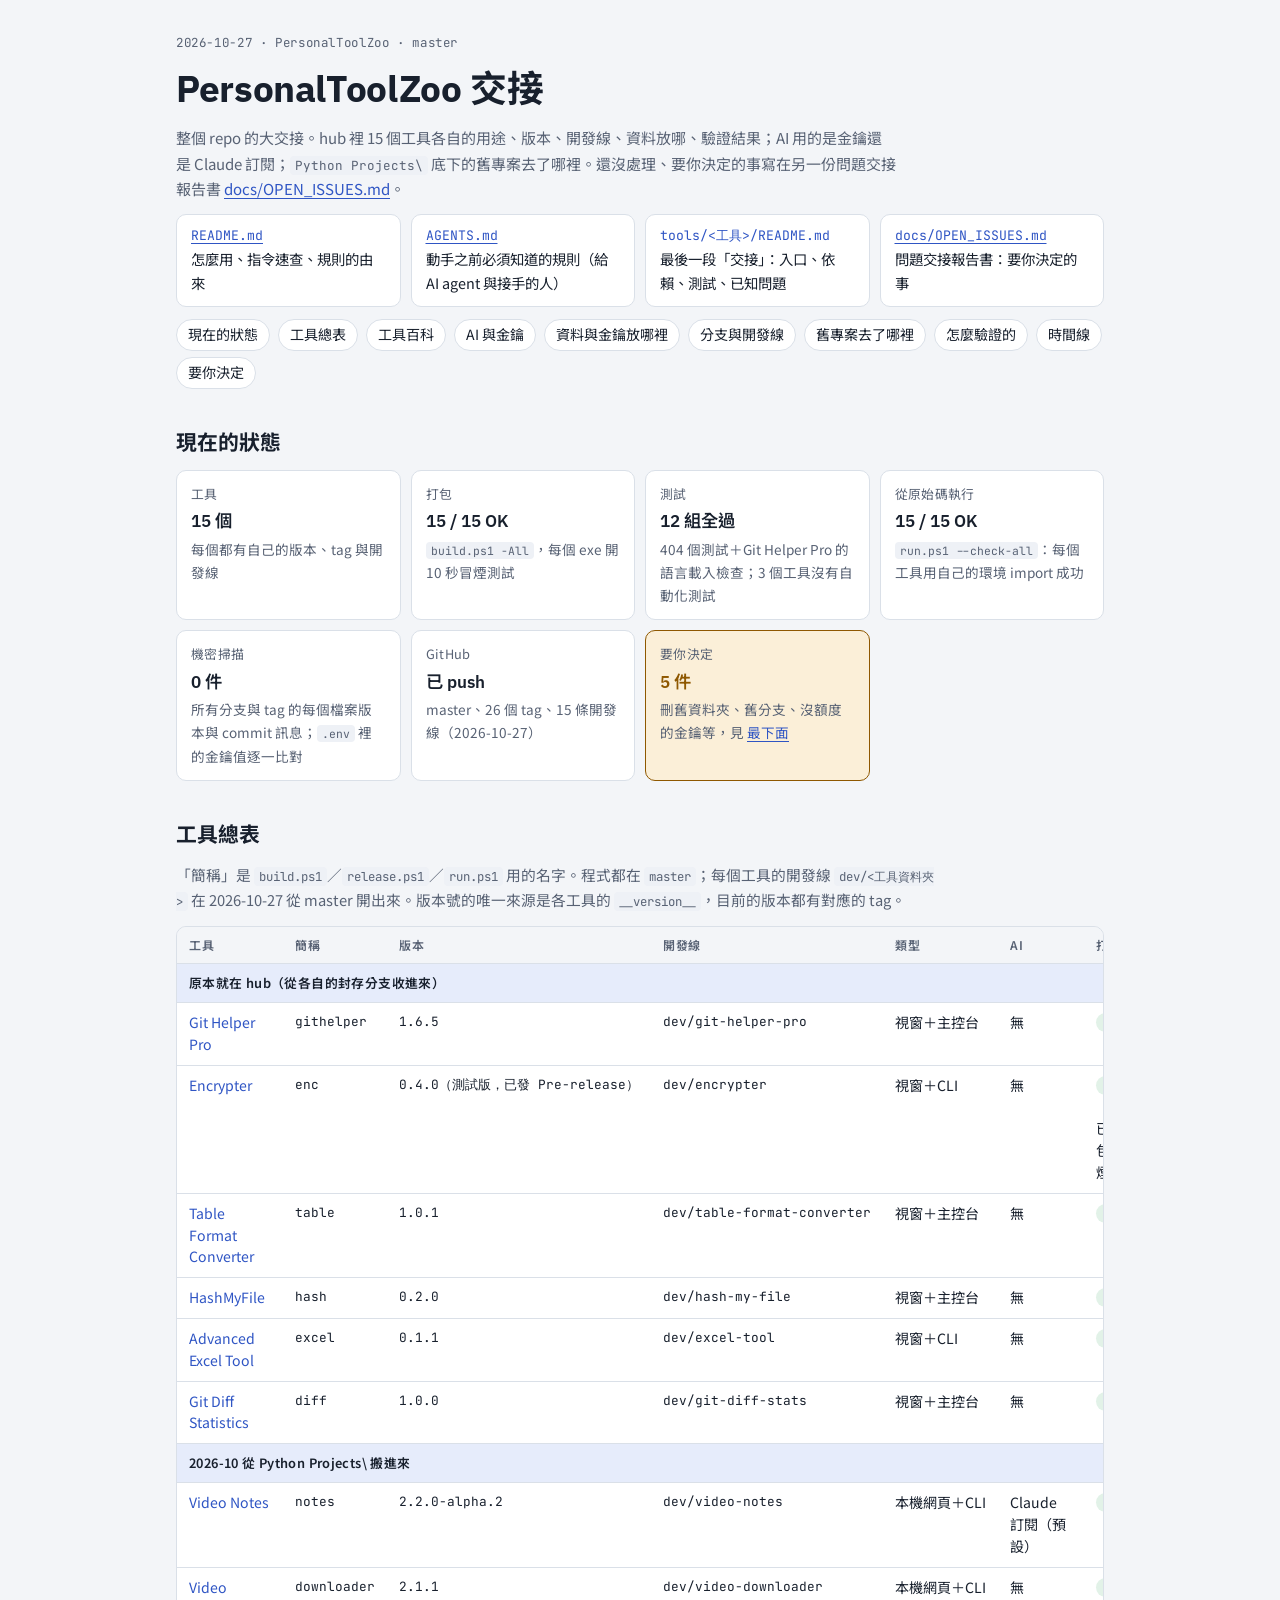
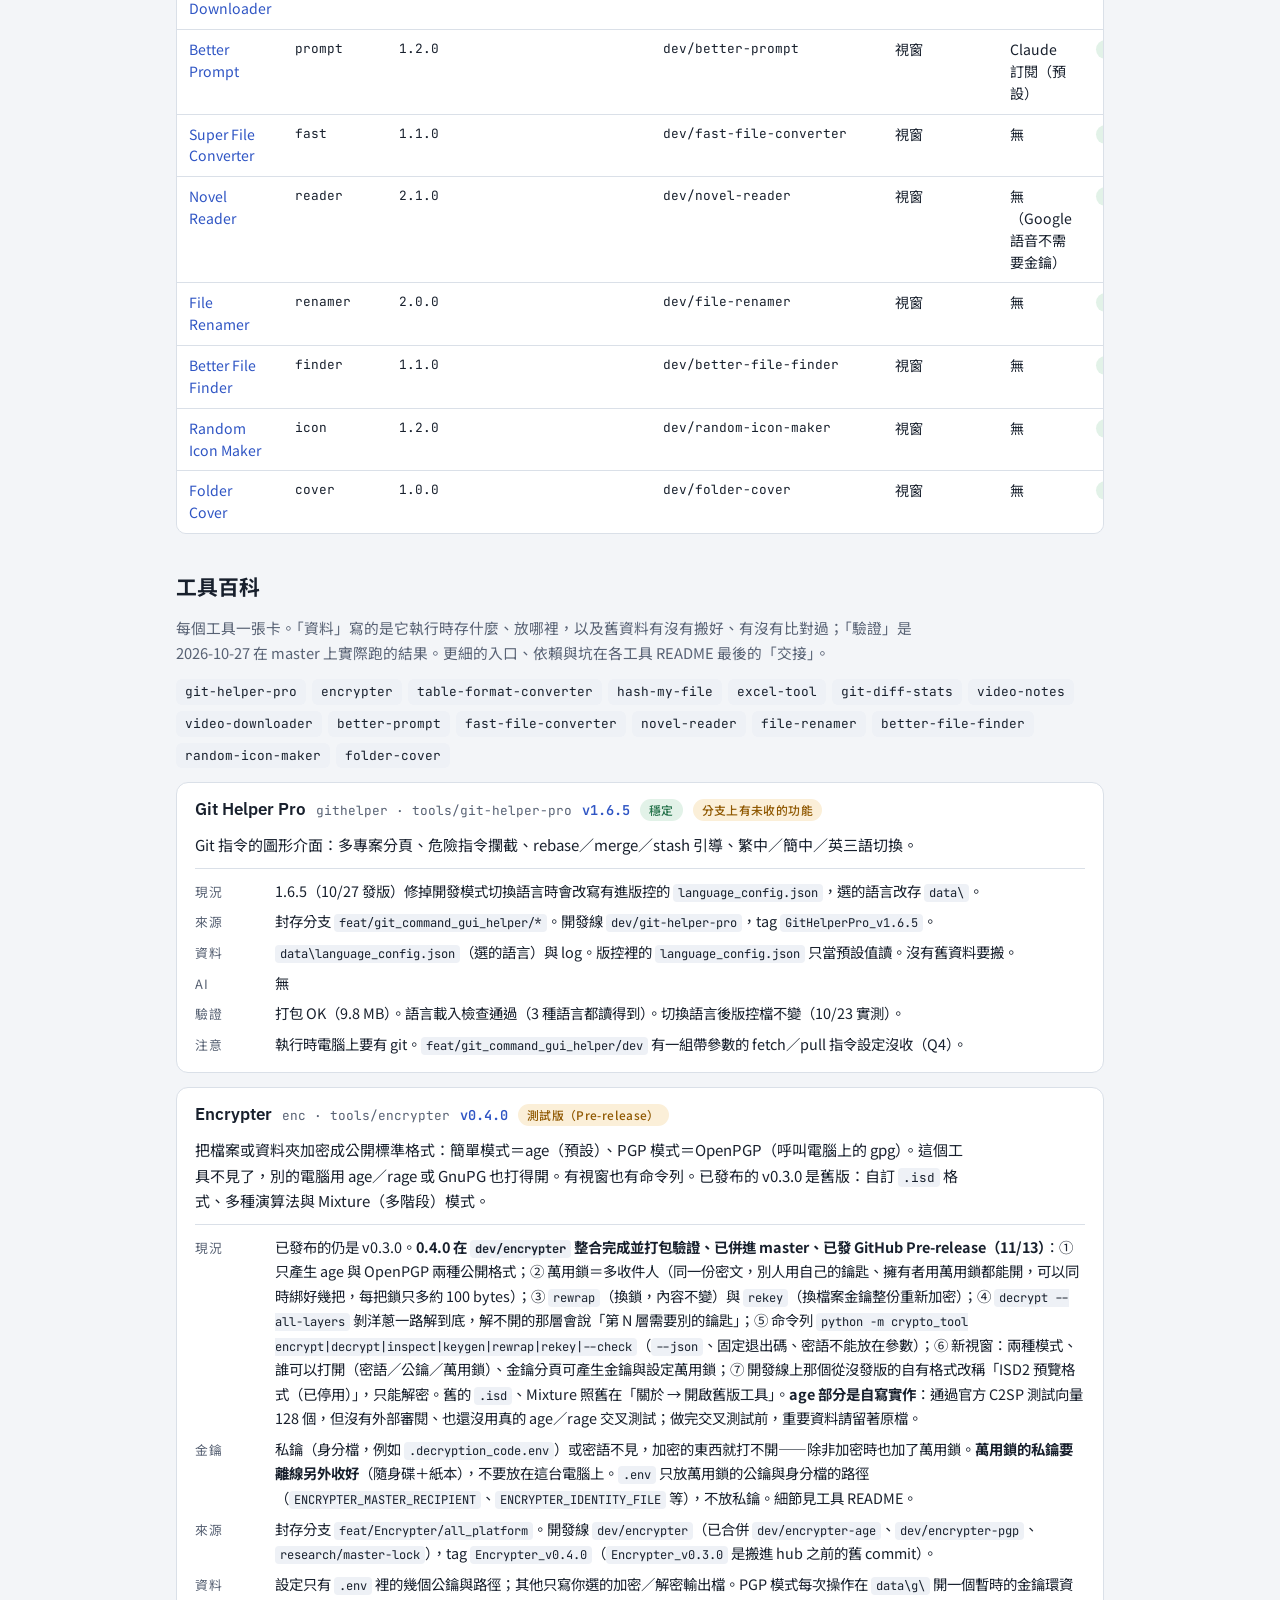
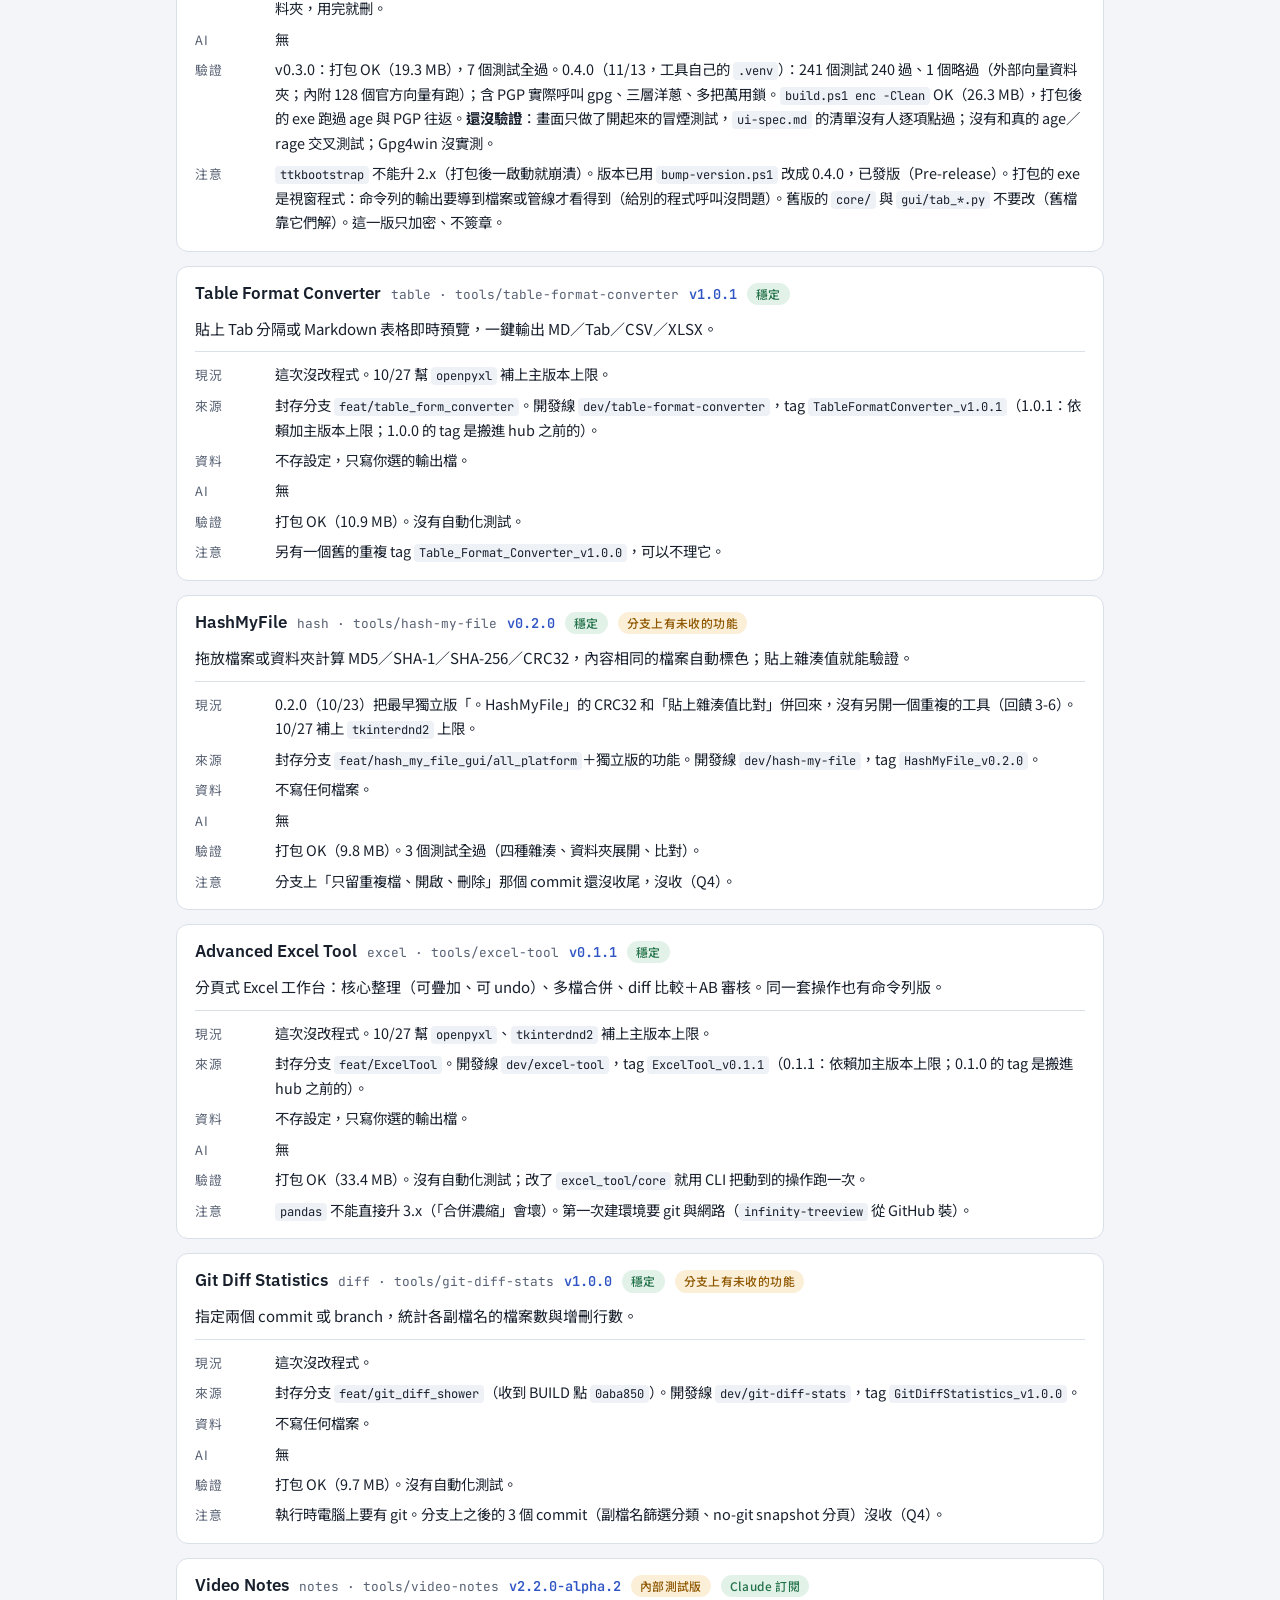
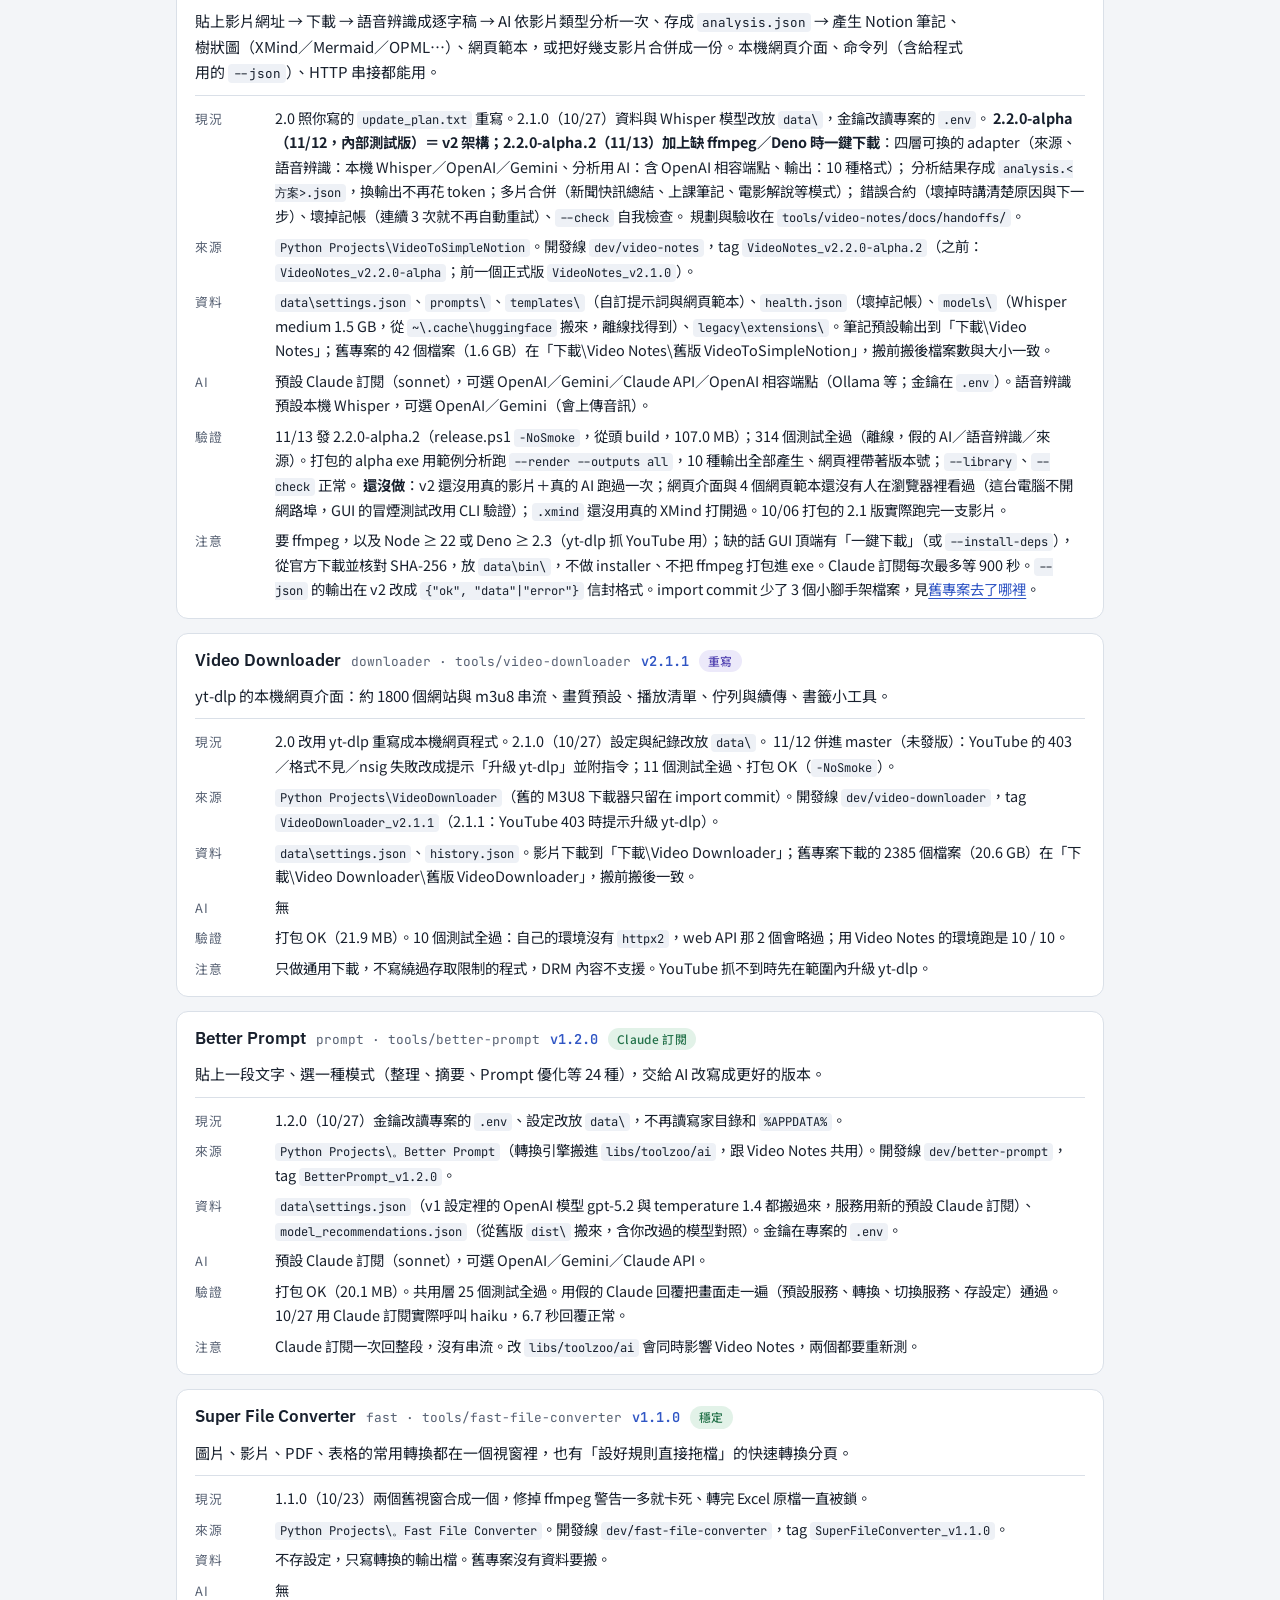
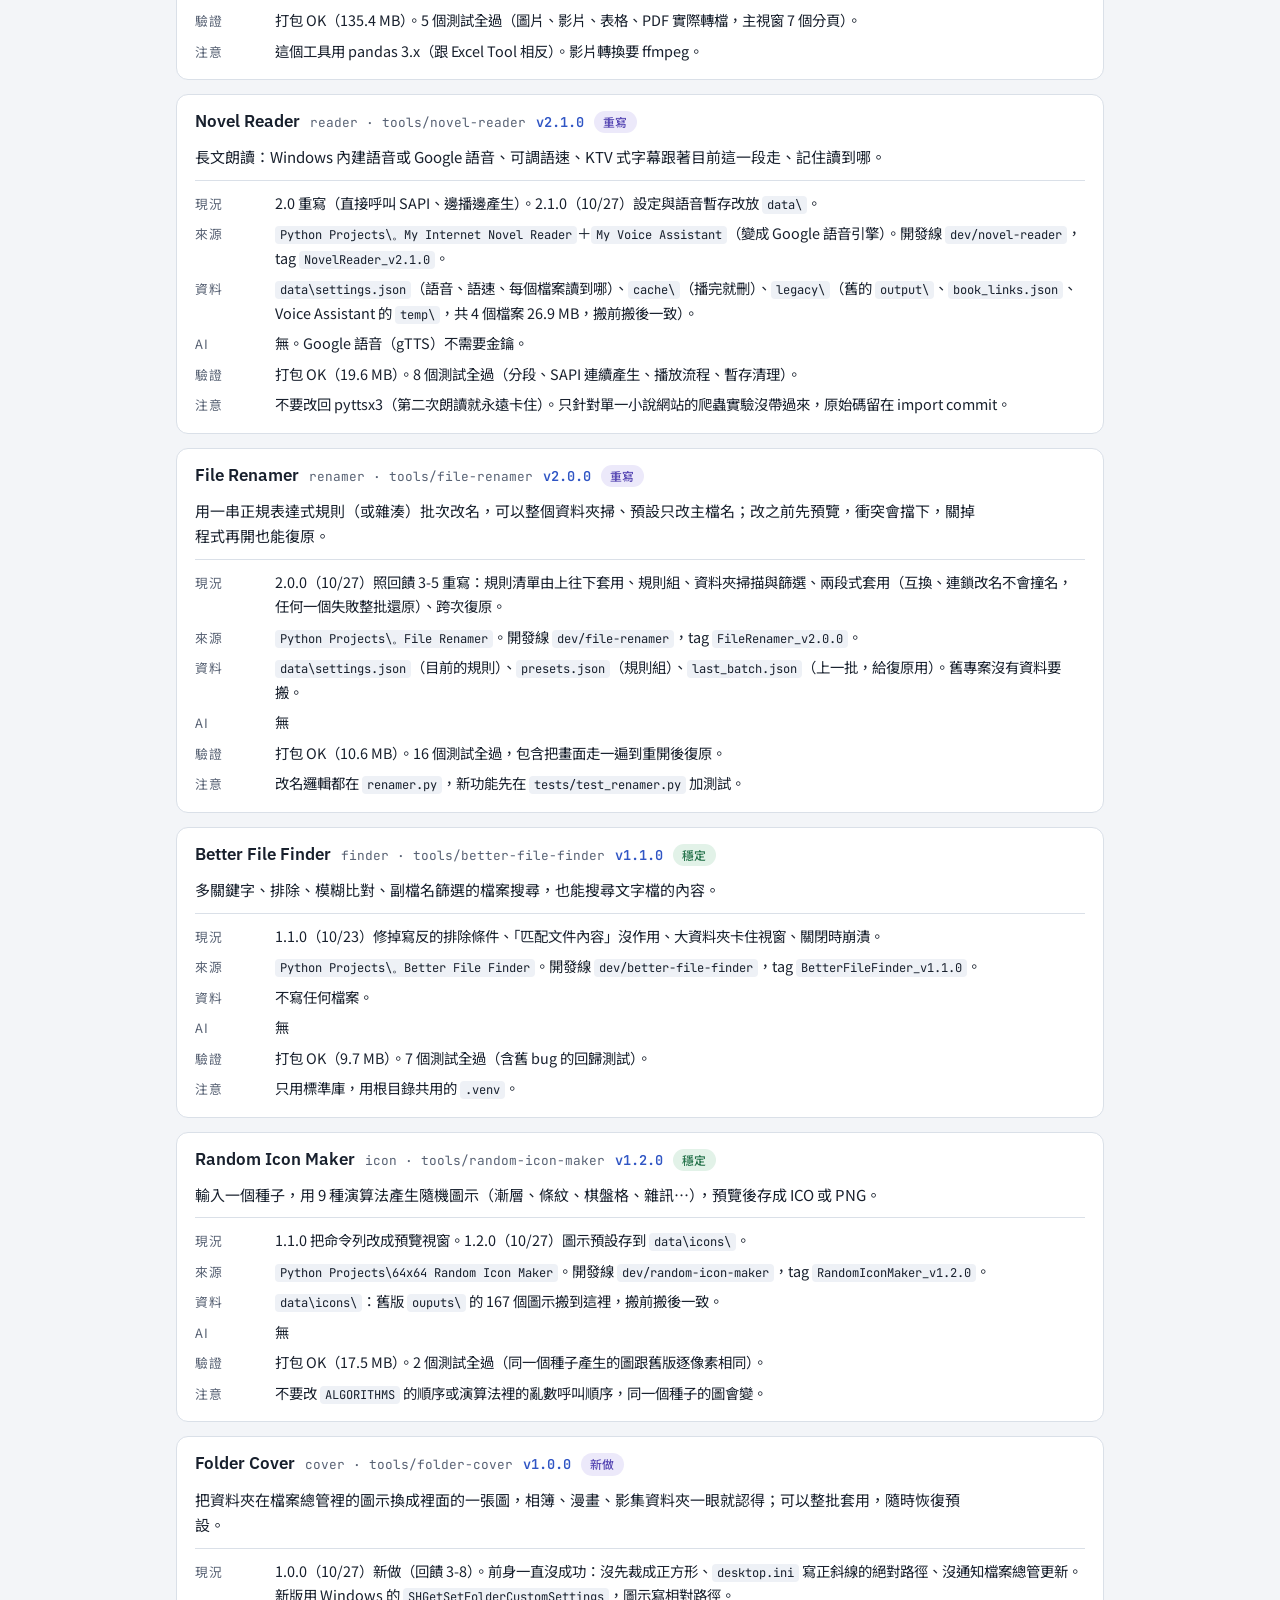
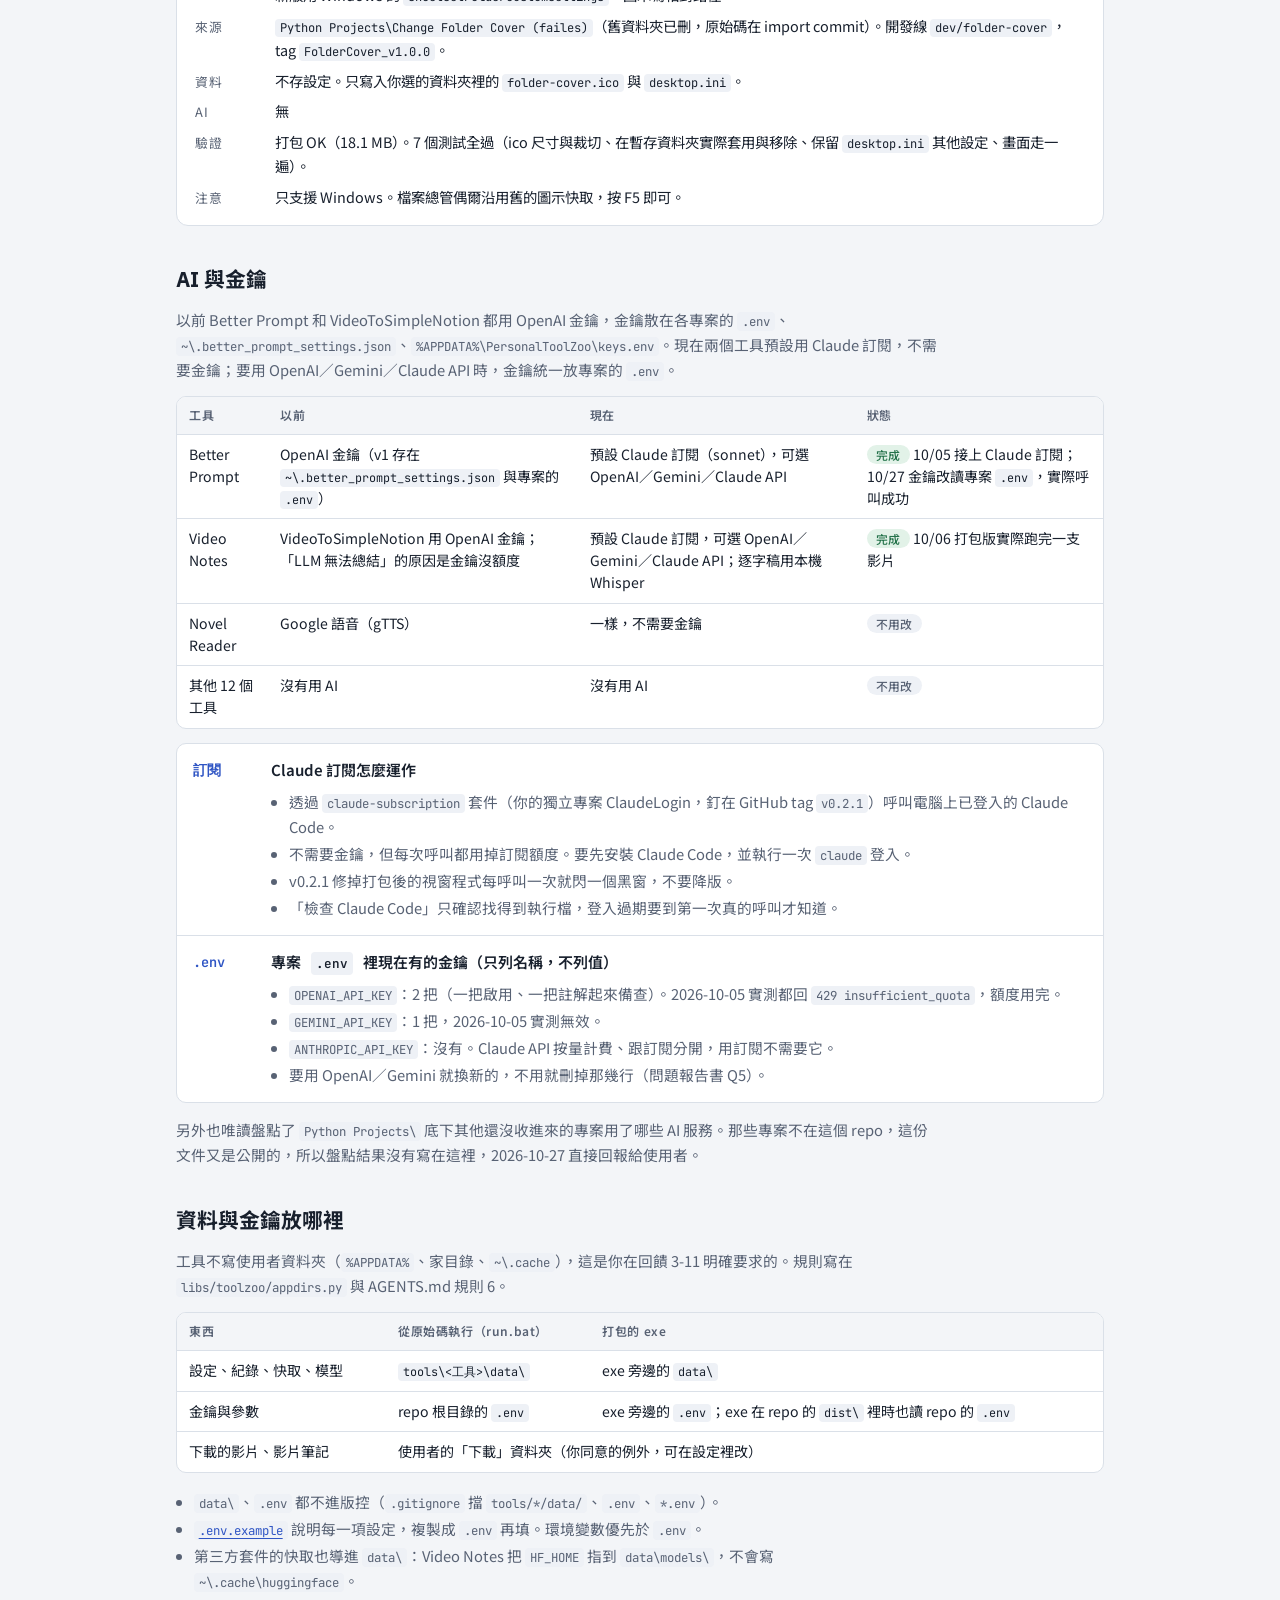
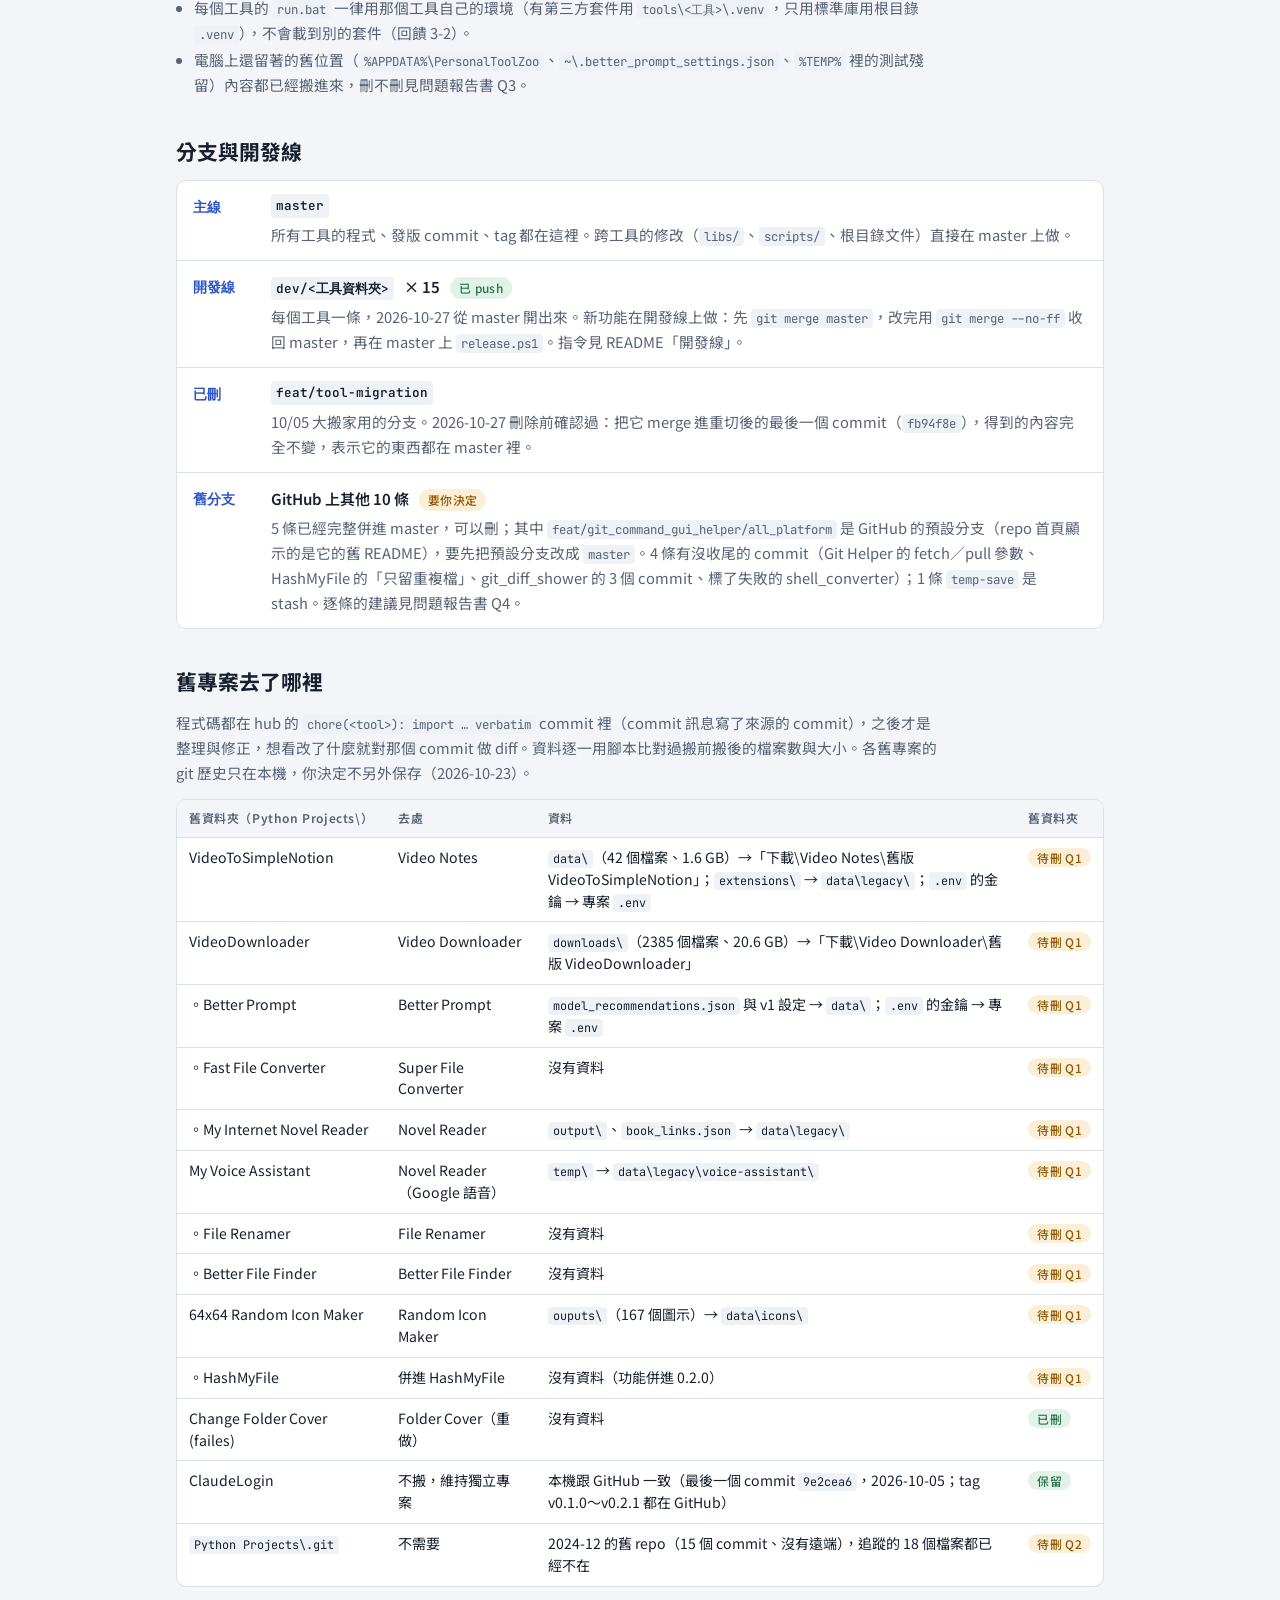
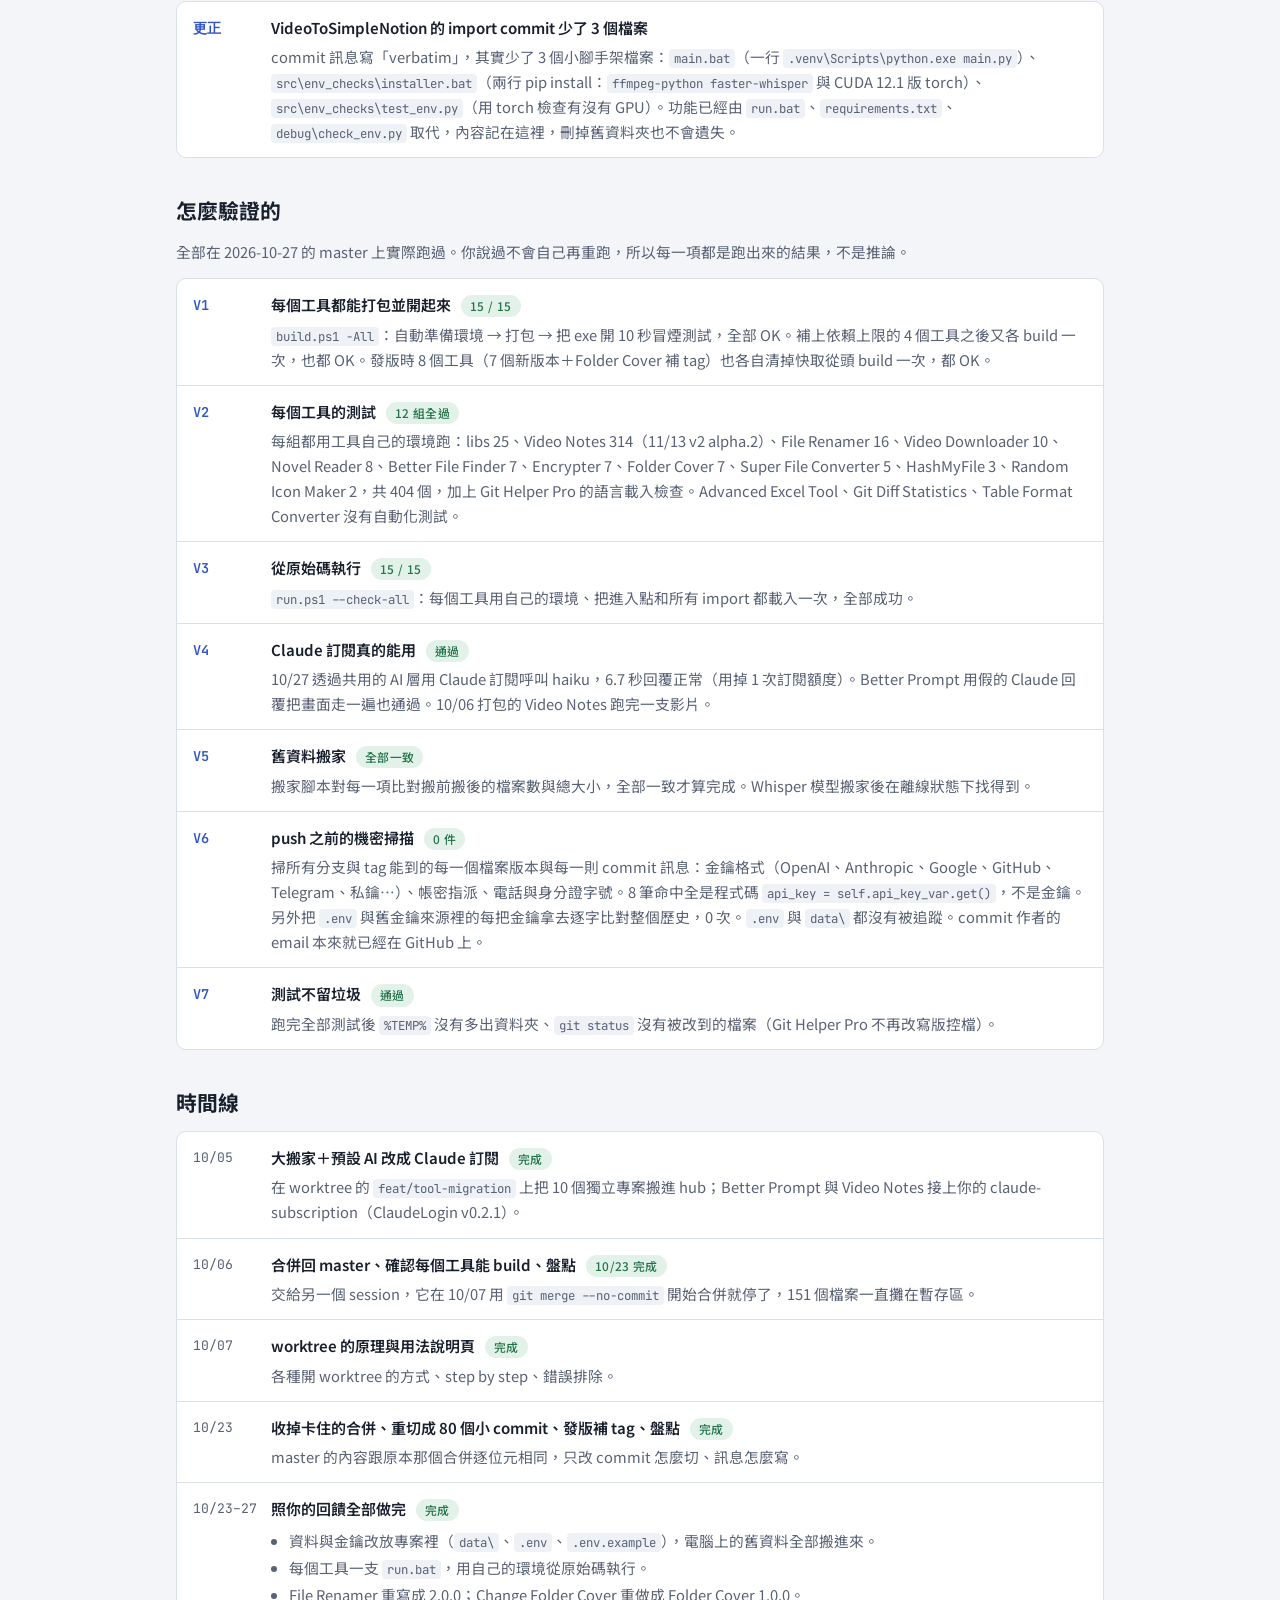
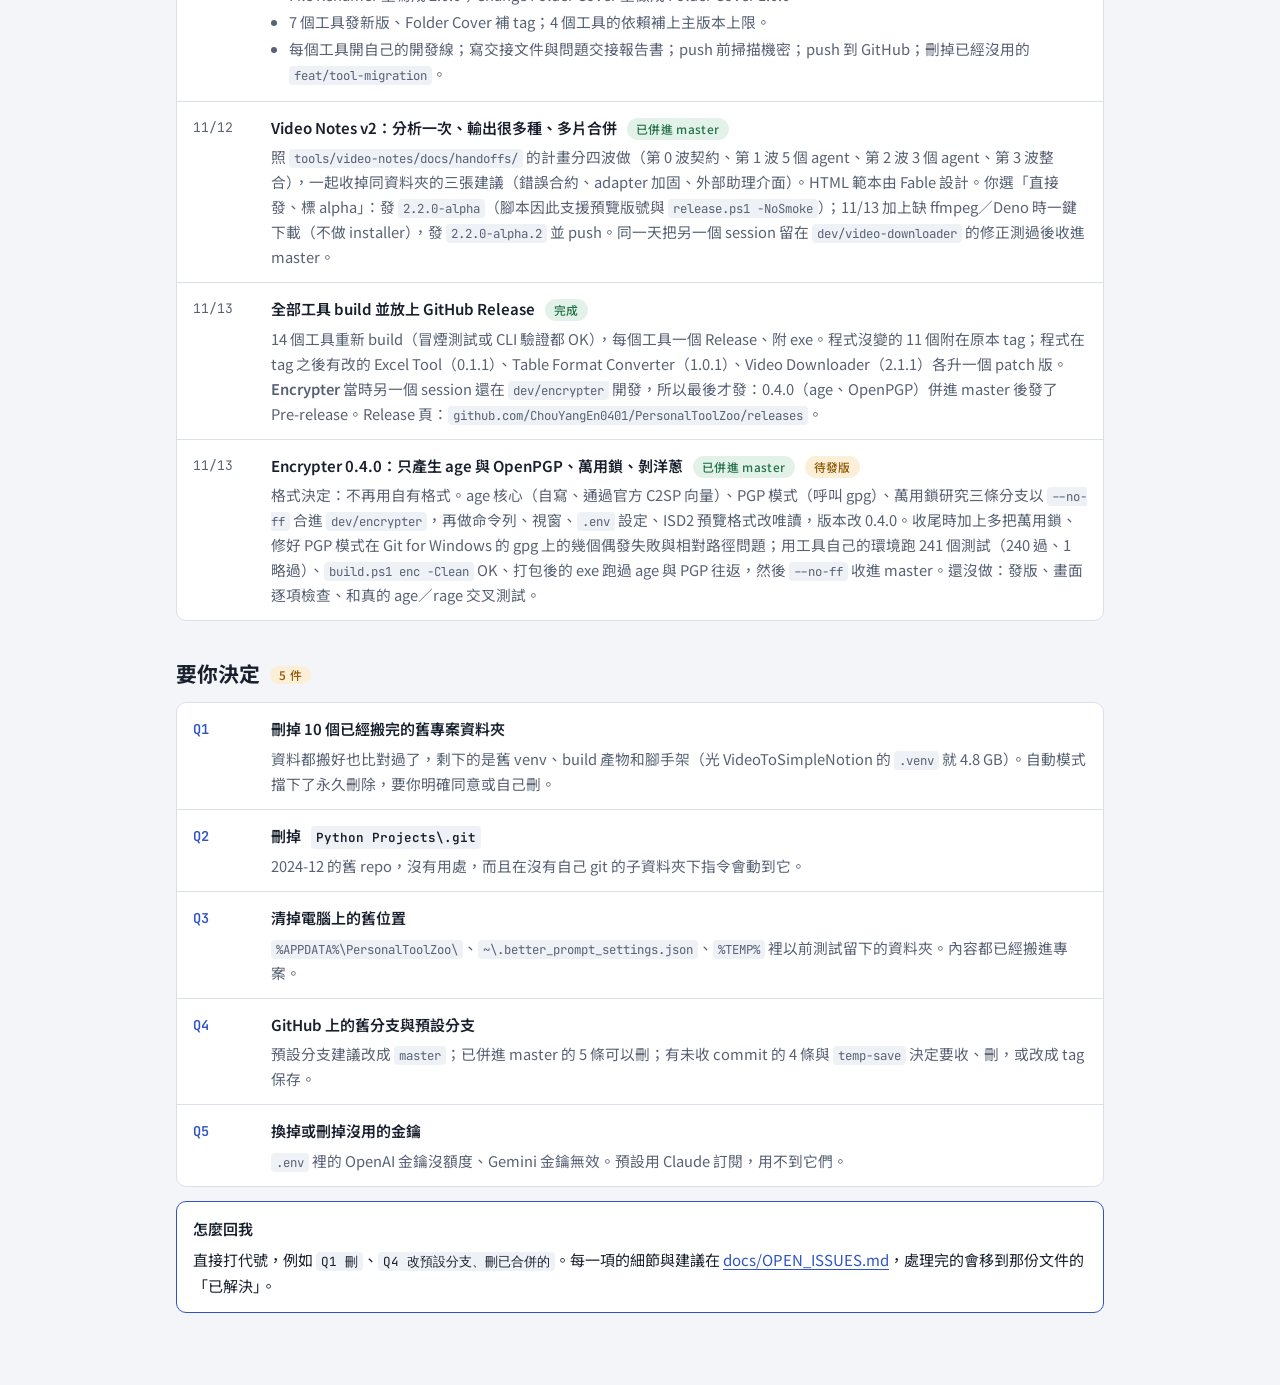
<file: docs/HANDOFF.html>
<!doctype html>
<html lang="zh-Hant">
<head>
<meta charset="utf-8">
<meta name="viewport" content="width=device-width, initial-scale=1, viewport-fit=cover">
<title>PersonalToolZoo 交接</title>
<meta name="claude:viewport-fit-sides" content="cover">
<link rel="preconnect" href="https://fonts.googleapis.com">
<link rel="preconnect" href="https://fonts.gstatic.com" crossorigin>
<link rel="stylesheet" href="https://fonts.googleapis.com/css2?family=IBM+Plex+Sans:wght@500;600;700&family=Noto+Sans+TC:wght@400;500;700&family=JetBrains+Mono:wght@400;600&display=swap">
<style>
/* 版面：單欄文件。現況 → 工具總表 → 每個工具一張百科卡 → AI → 資料與金鑰 → 分支 → 舊專案 → 驗證 → 時間線 → 要你決定 */
:root {
  --bg: #F3F5F8;
  --panel: #FFFFFF;
  --ink: #18202D;
  --muted: #586274;
  --line: #DAE0E8;
  --accent: #2F55C4;
  --accent-soft: #E6ECFB;
  --ok: #24724A; --ok-bg: #E2F2E8;
  --warn: #8F5800; --warn-bg: #FBEFD8;
  --info: #5A4BB5; --info-bg: #ECE9FA;
  --code-bg: #EEF1F6;
  --font-display: "IBM Plex Sans", "Noto Sans TC", "Microsoft JhengHei", system-ui, sans-serif;
  --font-body: "Noto Sans TC", "IBM Plex Sans", "Microsoft JhengHei", "PingFang TC", system-ui, sans-serif;
  --font-mono: "JetBrains Mono", Consolas, "Cascadia Mono", monospace;
}
@media (prefers-color-scheme: dark) { :root:not([data-theme="light"]) {
  --bg: #11151C; --panel: #181E28; --ink: #E4E9F1; --muted: #9AA5B6; --line: #2A3342;
  --accent: #8EA9F5; --accent-soft: #1E2945;
  --ok: #7FD1A2; --ok-bg: #18301F; --warn: #F0B65C; --warn-bg: #36290F; --info: #B5AAF5; --info-bg: #262046;
  --code-bg: #202836; color-scheme: dark } }
:root[data-theme="dark"] {
  --bg: #11151C; --panel: #181E28; --ink: #E4E9F1; --muted: #9AA5B6; --line: #2A3342;
  --accent: #8EA9F5; --accent-soft: #1E2945;
  --ok: #7FD1A2; --ok-bg: #18301F; --warn: #F0B65C; --warn-bg: #36290F; --info: #B5AAF5; --info-bg: #262046;
  --code-bg: #202836; color-scheme: dark }
* { box-sizing: border-box; }
html { -webkit-text-size-adjust: 100%; }
body { margin: 0; background: var(--bg); color: var(--ink); font-family: var(--font-body); font-size: 15px; line-height: 1.7; }
[hidden] { display: none !important; }
.wrap { max-width: 960px; margin: 0 auto; padding-block: 32px 72px;
  padding-left: max(16px, env(safe-area-inset-left, 0px)); padding-right: max(16px, env(safe-area-inset-right, 0px));
  display: grid; gap: 40px; }
h1, h2, h3 { font-family: var(--font-display); line-height: 1.3; text-wrap: balance; margin: 0; }
h1 { font-size: clamp(1.7rem, 5vw, 2.3rem); font-weight: 700; letter-spacing: -0.01em; }
h2 { font-size: 1.3rem; font-weight: 700; display: flex; align-items: center; gap: 10px; flex-wrap: wrap; scroll-margin-top: 16px; }
h3 { font-size: 1.05rem; font-weight: 600; }
p { margin: 0; }
ul { margin: 0; padding-left: 1.2em; }
li { margin: 2px 0; }
.eyebrow { font-family: var(--font-mono); font-size: .78rem; color: var(--muted); letter-spacing: .05em; }
.lead { color: var(--muted); max-width: 48em; }
section { display: grid; gap: 14px; }
.note { color: var(--muted); font-size: .92rem; max-width: 52em; }
code { font-family: var(--font-mono); font-size: .84em; background: var(--code-bg); border-radius: 4px; padding: 1px 5px; overflow-wrap: anywhere; }
a { color: var(--accent); text-underline-offset: 3px; }
a:focus-visible { outline: 2px solid var(--accent); outline-offset: 2px; border-radius: 4px; }
b { font-weight: 600; }

/* 文件地圖與目錄 */
.map { display: grid; grid-template-columns: repeat(auto-fit, minmax(210px, 1fr)); gap: 10px; }
.map > div { background: var(--panel); border: 1px solid var(--line); border-radius: 10px; padding: 10px 14px; font-size: .9rem; min-width: 0; }
.map .k { font-family: var(--font-mono); font-size: .82rem; color: var(--accent); overflow-wrap: anywhere; }
.toc { display: flex; flex-wrap: wrap; gap: 6px 8px; font-size: .88rem; }
.toc a { text-decoration: none; padding: 3px 11px; border: 1px solid var(--line); border-radius: 999px; background: var(--panel); color: var(--ink); }
.toc a:hover { border-color: var(--accent); color: var(--accent); }

/* 現況 */
.status { display: grid; grid-template-columns: repeat(auto-fit, minmax(200px, 1fr)); gap: 10px; }
.stat { background: var(--panel); border: 1px solid var(--line); border-radius: 10px; padding: 12px 14px; display: grid; gap: 2px; min-width: 0; align-content: start; }
.stat .k { font-size: .8rem; color: var(--muted); letter-spacing: .03em; }
.stat .v { font-family: var(--font-display); font-weight: 600; font-size: 1.08rem; font-variant-numeric: tabular-nums; }
.stat .d { font-size: .85rem; color: var(--muted); overflow-wrap: anywhere; }
.stat.warn { border-color: var(--warn); }

/* 標籤 */
.pill { font-size: .74rem; font-weight: 500; letter-spacing: .03em; padding: 1px 9px; border-radius: 999px; white-space: nowrap; font-family: var(--font-body); }
.ok { color: var(--ok); background: var(--ok-bg); }
.warn { color: var(--warn); background: var(--warn-bg); }
.info { color: var(--info); background: var(--info-bg); }
.plain { color: var(--muted); background: var(--code-bg); }

/* 表格 */
.tablewrap { overflow-x: auto; background: var(--panel); border: 1px solid var(--line); border-radius: 10px; }
table { border-collapse: collapse; width: 100%; min-width: 720px; font-size: .88rem; line-height: 1.55; }
th, td { text-align: left; vertical-align: top; padding: 9px 12px; border-bottom: 1px solid var(--line); }
th { font-size: .75rem; letter-spacing: .05em; color: var(--muted); font-weight: 600; background: var(--bg); white-space: nowrap; }
tr:last-child td { border-bottom: 0; }
td.mono { font-family: var(--font-mono); font-size: .8rem; font-variant-numeric: tabular-nums; white-space: nowrap; }
td.num { font-family: var(--font-mono); font-size: .8rem; font-variant-numeric: tabular-nums; white-space: nowrap; text-align: right; }
.group td { background: var(--accent-soft); font-weight: 600; font-size: .8rem; letter-spacing: .03em; }
td a { text-decoration: none; }
.tools-table td:nth-child(5), .tools-table td:nth-child(8) { white-space: nowrap; }

/* 工具百科卡 */
.chips { display: flex; flex-wrap: wrap; gap: 6px; font-size: .84rem; }
.chips a { text-decoration: none; font-family: var(--font-mono); font-size: .8rem; padding: 2px 9px; border-radius: 6px; background: var(--code-bg); color: var(--ink); }
.chips a:hover { color: var(--accent); }
.cards { display: grid; gap: 14px; }
.tool { background: var(--panel); border: 1px solid var(--line); border-radius: 12px; padding: 16px 18px; display: grid; gap: 10px; min-width: 0; scroll-margin-top: 16px; }
.tool header { display: flex; flex-wrap: wrap; align-items: baseline; gap: 6px 10px; }
.tool header .short { font-family: var(--font-mono); font-size: .8rem; color: var(--muted); }
.tool header .ver { font-family: var(--font-mono); font-size: .85rem; font-weight: 600; color: var(--accent); font-variant-numeric: tabular-nums; }
.tool .purpose { max-width: 52em; }
dl.facts { display: grid; grid-template-columns: 4.6em minmax(0, 1fr); gap: 6px 14px; margin: 0; font-size: .9rem; border-top: 1px solid var(--line); padding-top: 10px; }
dl.facts dt { color: var(--muted); font-size: .8rem; letter-spacing: .04em; padding-top: 2px; }
dl.facts dd { margin: 0; min-width: 0; overflow-wrap: anywhere; }

/* 清單列 */
.list { background: var(--panel); border: 1px solid var(--line); border-radius: 10px; overflow: hidden; }
.row { display: grid; grid-template-columns: 64px minmax(0, 1fr); gap: 4px 14px; padding: 13px 16px; border-top: 1px solid var(--line); }
.row:first-child { border-top: 0; }
.id { font-family: var(--font-mono); font-weight: 600; font-size: .85rem; color: var(--accent); padding-top: 2px; }
.date { font-family: var(--font-mono); font-size: .82rem; color: var(--muted); padding-top: 2px; font-variant-numeric: tabular-nums; }
.body { min-width: 0; display: grid; gap: 4px; }
.name { font-weight: 600; display: flex; flex-wrap: wrap; gap: 6px 10px; align-items: baseline; overflow-wrap: anywhere; }
.what { color: var(--muted); font-size: .92rem; overflow-wrap: anywhere; }
pre { margin: 0; background: var(--code-bg); border-radius: 8px; padding: 12px 14px; font-family: var(--font-mono); font-size: .8rem; line-height: 1.6; overflow-x: auto; max-width: 100%; }
.answer { background: var(--panel); border: 1px solid var(--accent); border-radius: 10px; padding: 14px 16px; display: grid; gap: 6px; }

@media (max-width: 560px) {
  .row { grid-template-columns: 1fr; }
  .id, .date { padding-top: 0; }
  dl.facts { grid-template-columns: 1fr; gap: 2px; }
  dl.facts dd { margin-bottom: 6px; }
}
@media (prefers-reduced-motion: no-preference) { html { scroll-behavior: smooth; } }
</style>
</head>
<body>
<div class="wrap">

  <header style="display:grid; gap:12px">
    <div class="eyebrow">2026-10-27 · PersonalToolZoo · master</div>
    <h1>PersonalToolZoo 交接</h1>
    <p class="lead">整個 repo 的大交接。hub 裡 15 個工具各自的用途、版本、開發線、資料放哪、驗證結果；AI 用的是金鑰還是 Claude 訂閱；<code>Python Projects\</code> 底下的舊專案去了哪裡。還沒處理、要你決定的事寫在另一份問題交接報告書 <a href="OPEN_ISSUES.md">docs/OPEN_ISSUES.md</a>。</p>
    <div class="map">
      <div><div class="k"><a href="../README.md">README.md</a></div>怎麼用、指令速查、規則的由來</div>
      <div><div class="k"><a href="../AGENTS.md">AGENTS.md</a></div>動手之前必須知道的規則（給 AI agent 與接手的人）</div>
      <div><div class="k">tools/&lt;工具&gt;/README.md</div>最後一段「交接」：入口、依賴、測試、已知問題</div>
      <div><div class="k"><a href="OPEN_ISSUES.md">docs/OPEN_ISSUES.md</a></div>問題交接報告書：要你決定的事</div>
    </div>
    <nav class="toc" aria-label="目錄">
      <a href="#now">現在的狀態</a><a href="#table">工具總表</a><a href="#wiki">工具百科</a><a href="#ai">AI 與金鑰</a>
      <a href="#data">資料與金鑰放哪裡</a><a href="#branches">分支與開發線</a><a href="#old">舊專案去了哪裡</a>
      <a href="#verify">怎麼驗證的</a><a href="#timeline">時間線</a><a href="#decide">要你決定</a>
    </nav>
  </header>

  <section aria-labelledby="now">
    <h2 id="now">現在的狀態</h2>
    <div class="status">
      <div class="stat"><span class="k">工具</span><span class="v">15 個</span><span class="d">每個都有自己的版本、tag 與開發線</span></div>
      <div class="stat"><span class="k">打包</span><span class="v">15 / 15 OK</span><span class="d"><code>build.ps1 -All</code>，每個 exe 開 10 秒冒煙測試</span></div>
      <div class="stat"><span class="k">測試</span><span class="v">12 組全過</span><span class="d">404 個測試＋Git Helper Pro 的語言載入檢查；3 個工具沒有自動化測試</span></div>
      <div class="stat"><span class="k">從原始碼執行</span><span class="v">15 / 15 OK</span><span class="d"><code>run.ps1 --check-all</code>：每個工具用自己的環境 import 成功</span></div>
      <div class="stat"><span class="k">機密掃描</span><span class="v">0 件</span><span class="d">所有分支與 tag 的每個檔案版本與 commit 訊息；<code>.env</code> 裡的金鑰值逐一比對</span></div>
      <div class="stat"><span class="k">GitHub</span><span class="v">已 push</span><span class="d">master、26 個 tag、15 條開發線（2026-10-27）</span></div>
      <div class="stat warn"><span class="k">要你決定</span><span class="v">5 件</span><span class="d">刪舊資料夾、舊分支、沒額度的金鑰等，見 <a href="#decide">最下面</a></span></div>
    </div>
  </section>

  <section aria-labelledby="table">
    <h2 id="table">工具總表</h2>
    <p class="note">「簡稱」是 <code>build.ps1</code>／<code>release.ps1</code>／<code>run.ps1</code> 用的名字。程式都在 <code>master</code>；每個工具的開發線 <code>dev/&lt;工具資料夾&gt;</code> 在 2026-10-27 從 master 開出來。版本號的唯一來源是各工具的 <code>__version__</code>，目前的版本都有對應的 tag。</p>
    <div class="tablewrap">
      <table class="tools-table">
        <thead><tr><th scope="col">工具</th><th scope="col">簡稱</th><th scope="col">版本</th><th scope="col">開發線</th><th scope="col">類型</th><th scope="col">AI</th><th scope="col">打包</th><th scope="col">測試</th></tr></thead>
        <tbody>
          <tr class="group"><td colspan="8">原本就在 hub（從各自的封存分支收進來）</td></tr>
          <tr><td><a href="#t-git-helper-pro">Git Helper Pro</a></td><td class="mono">githelper</td><td class="mono">1.6.5</td><td class="mono">dev/git-helper-pro</td><td>視窗＋主控台</td><td>無</td><td><span class="pill ok">OK</span></td><td>語言載入 ✓</td></tr>
          <tr><td><a href="#t-encrypter">Encrypter</a></td><td class="mono">enc</td><td class="mono">0.4.0（測試版，已發 Pre-release）</td><td class="mono">dev/encrypter</td><td>視窗＋CLI</td><td>無</td><td><span class="pill ok">OK</span>（0.4.0 已打包、冒煙 OK）</td><td>0.4.0：240 ✓</td></tr>
          <tr><td><a href="#t-table-format-converter">Table Format Converter</a></td><td class="mono">table</td><td class="mono">1.0.1</td><td class="mono">dev/table-format-converter</td><td>視窗＋主控台</td><td>無</td><td><span class="pill ok">OK</span></td><td>沒有自動化測試</td></tr>
          <tr><td><a href="#t-hash-my-file">HashMyFile</a></td><td class="mono">hash</td><td class="mono">0.2.0</td><td class="mono">dev/hash-my-file</td><td>視窗＋主控台</td><td>無</td><td><span class="pill ok">OK</span></td><td>3 ✓</td></tr>
          <tr><td><a href="#t-excel-tool">Advanced Excel Tool</a></td><td class="mono">excel</td><td class="mono">0.1.1</td><td class="mono">dev/excel-tool</td><td>視窗＋CLI</td><td>無</td><td><span class="pill ok">OK</span></td><td>沒有自動化測試</td></tr>
          <tr><td><a href="#t-git-diff-stats">Git Diff Statistics</a></td><td class="mono">diff</td><td class="mono">1.0.0</td><td class="mono">dev/git-diff-stats</td><td>視窗＋主控台</td><td>無</td><td><span class="pill ok">OK</span></td><td>沒有自動化測試</td></tr>
          <tr class="group"><td colspan="8">2026-10 從 Python Projects\ 搬進來</td></tr>
          <tr><td><a href="#t-video-notes">Video Notes</a></td><td class="mono">notes</td><td class="mono">2.2.0-alpha.2</td><td class="mono">dev/video-notes</td><td>本機網頁＋CLI</td><td>Claude 訂閱（預設）</td><td><span class="pill ok">OK</span></td><td>314 ✓</td></tr>
          <tr><td><a href="#t-video-downloader">Video Downloader</a></td><td class="mono">downloader</td><td class="mono">2.1.1</td><td class="mono">dev/video-downloader</td><td>本機網頁＋CLI</td><td>無</td><td><span class="pill ok">OK</span></td><td>10 ✓</td></tr>
          <tr><td><a href="#t-better-prompt">Better Prompt</a></td><td class="mono">prompt</td><td class="mono">1.2.0</td><td class="mono">dev/better-prompt</td><td>視窗</td><td>Claude 訂閱（預設）</td><td><span class="pill ok">OK</span></td><td>共用層 25 ✓</td></tr>
          <tr><td><a href="#t-fast-file-converter">Super File Converter</a></td><td class="mono">fast</td><td class="mono">1.1.0</td><td class="mono">dev/fast-file-converter</td><td>視窗</td><td>無</td><td><span class="pill ok">OK</span></td><td>5 ✓</td></tr>
          <tr><td><a href="#t-novel-reader">Novel Reader</a></td><td class="mono">reader</td><td class="mono">2.1.0</td><td class="mono">dev/novel-reader</td><td>視窗</td><td>無（Google 語音不需要金鑰）</td><td><span class="pill ok">OK</span></td><td>8 ✓</td></tr>
          <tr><td><a href="#t-file-renamer">File Renamer</a></td><td class="mono">renamer</td><td class="mono">2.0.0</td><td class="mono">dev/file-renamer</td><td>視窗</td><td>無</td><td><span class="pill ok">OK</span></td><td>16 ✓</td></tr>
          <tr><td><a href="#t-better-file-finder">Better File Finder</a></td><td class="mono">finder</td><td class="mono">1.1.0</td><td class="mono">dev/better-file-finder</td><td>視窗</td><td>無</td><td><span class="pill ok">OK</span></td><td>7 ✓</td></tr>
          <tr><td><a href="#t-random-icon-maker">Random Icon Maker</a></td><td class="mono">icon</td><td class="mono">1.2.0</td><td class="mono">dev/random-icon-maker</td><td>視窗</td><td>無</td><td><span class="pill ok">OK</span></td><td>2 ✓</td></tr>
          <tr><td><a href="#t-folder-cover">Folder Cover</a></td><td class="mono">cover</td><td class="mono">1.0.0</td><td class="mono">dev/folder-cover</td><td>視窗</td><td>無</td><td><span class="pill ok">OK</span></td><td>7 ✓</td></tr>
        </tbody>
      </table>
    </div>
  </section>

  <section aria-labelledby="wiki">
    <h2 id="wiki">工具百科</h2>
    <p class="note">每個工具一張卡。「資料」寫的是它執行時存什麼、放哪裡，以及舊資料有沒有搬好、有沒有比對過；「驗證」是 2026-10-27 在 master 上實際跑的結果。更細的入口、依賴與坑在各工具 README 最後的「交接」。</p>
    <div class="chips">
      <a href="#t-git-helper-pro">git-helper-pro</a><a href="#t-encrypter">encrypter</a><a href="#t-table-format-converter">table-format-converter</a><a href="#t-hash-my-file">hash-my-file</a><a href="#t-excel-tool">excel-tool</a><a href="#t-git-diff-stats">git-diff-stats</a><a href="#t-video-notes">video-notes</a><a href="#t-video-downloader">video-downloader</a><a href="#t-better-prompt">better-prompt</a><a href="#t-fast-file-converter">fast-file-converter</a><a href="#t-novel-reader">novel-reader</a><a href="#t-file-renamer">file-renamer</a><a href="#t-better-file-finder">better-file-finder</a><a href="#t-random-icon-maker">random-icon-maker</a><a href="#t-folder-cover">folder-cover</a>
    </div>
    <div class="cards">

      <article class="tool" id="t-git-helper-pro">
        <header><h3>Git Helper Pro</h3><span class="short">githelper · tools/git-helper-pro</span><span class="ver">v1.6.5</span><span class="pill ok">穩定</span><span class="pill warn">分支上有未收的功能</span></header>
        <p class="purpose">Git 指令的圖形介面：多專案分頁、危險指令攔截、rebase／merge／stash 引導、繁中／簡中／英三語切換。</p>
        <dl class="facts">
          <dt>現況</dt><dd>1.6.5（10/27 發版）修掉開發模式切換語言時會改寫有進版控的 <code>language_config.json</code>，選的語言改存 <code>data\</code>。</dd>
          <dt>來源</dt><dd>封存分支 <code>feat/git_command_gui_helper/*</code>。開發線 <code>dev/git-helper-pro</code>，tag <code>GitHelperPro_v1.6.5</code>。</dd>
          <dt>資料</dt><dd><code>data\language_config.json</code>（選的語言）與 log。版控裡的 <code>language_config.json</code> 只當預設值讀。沒有舊資料要搬。</dd>
          <dt>AI</dt><dd>無</dd>
          <dt>驗證</dt><dd>打包 OK（9.8 MB）。語言載入檢查通過（3 種語言都讀得到）。切換語言後版控檔不變（10/23 實測）。</dd>
          <dt>注意</dt><dd>執行時電腦上要有 git。<code>feat/git_command_gui_helper/dev</code> 有一組帶參數的 fetch／pull 指令設定沒收（Q4）。</dd>
        </dl>
      </article>

      <article class="tool" id="t-encrypter">
        <header><h3>Encrypter</h3><span class="short">enc · tools/encrypter</span><span class="ver">v0.4.0</span><span class="pill warn">測試版（Pre-release）</span></header>
        <p class="purpose">把檔案或資料夾加密成公開標準格式：簡單模式＝age（預設）、PGP 模式＝OpenPGP（呼叫電腦上的 gpg）。這個工具不見了，別的電腦用 age／rage 或 GnuPG 也打得開。有視窗也有命令列。已發布的 v0.3.0 是舊版：自訂 <code>.isd</code> 格式、多種演算法與 Mixture（多階段）模式。</p>
        <dl class="facts">
          <dt>現況</dt><dd>已發布的仍是 v0.3.0。<strong>0.4.0 在 <code>dev/encrypter</code> 整合完成並打包驗證、已併進 master、已發 GitHub Pre-release（11/13）</strong>：① 只產生 age 與 OpenPGP 兩種公開格式；② 萬用鎖＝多收件人（同一份密文，別人用自己的鑰匙、擁有者用萬用鎖都能開，可以同時綁好幾把，每把鎖只多約 100 bytes）；③ <code>rewrap</code>（換鎖，內容不變）與 <code>rekey</code>（換檔案金鑰整份重新加密）；④ <code>decrypt --all-layers</code> 剝洋蔥一路解到底，解不開的那層會說「第 N 層需要別的鑰匙」；⑤ 命令列 <code>python -m crypto_tool encrypt|decrypt|inspect|keygen|rewrap|rekey|--check</code>（<code>--json</code>、固定退出碼、密語不能放在參數）；⑥ 新視窗：兩種模式、誰可以打開（密語／公鑰／萬用鎖）、金鑰分頁可產生金鑰與設定萬用鎖；⑦ 開發線上那個從沒發版的自有格式改稱「ISD2 預覽格式（已停用）」，只能解密。舊的 <code>.isd</code>、Mixture 照舊在「關於 → 開啟舊版工具」。<strong>age 部分是自寫實作</strong>：通過官方 C2SP 測試向量 128 個，但沒有外部審閱、也還沒用真的 age／rage 交叉測試；做完交叉測試前，重要資料請留著原檔。</dd>
          <dt>金鑰</dt><dd>私鑰（身分檔，例如 <code>.decryption_code.env</code>）或密語不見，加密的東西就打不開——除非加密時也加了萬用鎖。<strong>萬用鎖的私鑰要離線另外收好</strong>（隨身碟＋紙本），不要放在這台電腦上。<code>.env</code> 只放萬用鎖的公鑰與身分檔的路徑（<code>ENCRYPTER_MASTER_RECIPIENT</code>、<code>ENCRYPTER_IDENTITY_FILE</code> 等），不放私鑰。細節見工具 README。</dd>
          <dt>來源</dt><dd>封存分支 <code>feat/Encrypter/all_platform</code>。開發線 <code>dev/encrypter</code>（已合併 <code>dev/encrypter-age</code>、<code>dev/encrypter-pgp</code>、<code>research/master-lock</code>），tag <code>Encrypter_v0.4.0</code>（<code>Encrypter_v0.3.0</code> 是搬進 hub 之前的舊 commit）。</dd>
          <dt>資料</dt><dd>設定只有 <code>.env</code> 裡的幾個公鑰與路徑；其他只寫你選的加密／解密輸出檔。PGP 模式每次操作在 <code>data\g\</code> 開一個暫時的金鑰環資料夾，用完就刪。</dd>
          <dt>AI</dt><dd>無</dd>
          <dt>驗證</dt><dd>v0.3.0：打包 OK（19.3 MB），7 個測試全過。0.4.0（11/13，工具自己的 <code>.venv</code>）：241 個測試 240 過、1 個略過（外部向量資料夾；內附 128 個官方向量有跑）；含 PGP 實際呼叫 gpg、三層洋蔥、多把萬用鎖。<code>build.ps1 enc -Clean</code> OK（26.3 MB），打包後的 exe 跑過 age 與 PGP 往返。<strong>還沒驗證</strong>：畫面只做了開起來的冒煙測試，<code>ui-spec.md</code> 的清單沒有人逐項點過；沒有和真的 age／rage 交叉測試；Gpg4win 沒實測。</dd>
          <dt>注意</dt><dd><code>ttkbootstrap</code> 不能升 2.x（打包後一啟動就崩潰）。版本已用 <code>bump-version.ps1</code> 改成 0.4.0，已發版（Pre-release）。打包的 exe 是視窗程式：命令列的輸出要導到檔案或管線才看得到（給別的程式呼叫沒問題）。舊版的 <code>core/</code> 與 <code>gui/tab_*.py</code> 不要改（舊檔靠它們解）。這一版只加密、不簽章。</dd>
        </dl>
      </article>

      <article class="tool" id="t-table-format-converter">
        <header><h3>Table Format Converter</h3><span class="short">table · tools/table-format-converter</span><span class="ver">v1.0.1</span><span class="pill ok">穩定</span></header>
        <p class="purpose">貼上 Tab 分隔或 Markdown 表格即時預覽，一鍵輸出 MD／Tab／CSV／XLSX。</p>
        <dl class="facts">
          <dt>現況</dt><dd>這次沒改程式。10/27 幫 <code>openpyxl</code> 補上主版本上限。</dd>
          <dt>來源</dt><dd>封存分支 <code>feat/table_form_converter</code>。開發線 <code>dev/table-format-converter</code>，tag <code>TableFormatConverter_v1.0.1</code>（1.0.1：依賴加主版本上限；1.0.0 的 tag 是搬進 hub 之前的）。</dd>
          <dt>資料</dt><dd>不存設定，只寫你選的輸出檔。</dd>
          <dt>AI</dt><dd>無</dd>
          <dt>驗證</dt><dd>打包 OK（10.9 MB）。沒有自動化測試。</dd>
          <dt>注意</dt><dd>另有一個舊的重複 tag <code>Table_Format_Converter_v1.0.0</code>，可以不理它。</dd>
        </dl>
      </article>

      <article class="tool" id="t-hash-my-file">
        <header><h3>HashMyFile</h3><span class="short">hash · tools/hash-my-file</span><span class="ver">v0.2.0</span><span class="pill ok">穩定</span><span class="pill warn">分支上有未收的功能</span></header>
        <p class="purpose">拖放檔案或資料夾計算 MD5／SHA-1／SHA-256／CRC32，內容相同的檔案自動標色；貼上雜湊值就能驗證。</p>
        <dl class="facts">
          <dt>現況</dt><dd>0.2.0（10/23）把最早獨立版「。HashMyFile」的 CRC32 和「貼上雜湊值比對」併回來，沒有另開一個重複的工具（回饋 3-6）。10/27 補上 <code>tkinterdnd2</code> 上限。</dd>
          <dt>來源</dt><dd>封存分支 <code>feat/hash_my_file_gui/all_platform</code>＋獨立版的功能。開發線 <code>dev/hash-my-file</code>，tag <code>HashMyFile_v0.2.0</code>。</dd>
          <dt>資料</dt><dd>不寫任何檔案。</dd>
          <dt>AI</dt><dd>無</dd>
          <dt>驗證</dt><dd>打包 OK（9.8 MB）。3 個測試全過（四種雜湊、資料夾展開、比對）。</dd>
          <dt>注意</dt><dd>分支上「只留重複檔、開啟、刪除」那個 commit 還沒收尾，沒收（Q4）。</dd>
        </dl>
      </article>

      <article class="tool" id="t-excel-tool">
        <header><h3>Advanced Excel Tool</h3><span class="short">excel · tools/excel-tool</span><span class="ver">v0.1.1</span><span class="pill ok">穩定</span></header>
        <p class="purpose">分頁式 Excel 工作台：核心整理（可疊加、可 undo）、多檔合併、diff 比較＋AB 審核。同一套操作也有命令列版。</p>
        <dl class="facts">
          <dt>現況</dt><dd>這次沒改程式。10/27 幫 <code>openpyxl</code>、<code>tkinterdnd2</code> 補上主版本上限。</dd>
          <dt>來源</dt><dd>封存分支 <code>feat/ExcelTool</code>。開發線 <code>dev/excel-tool</code>，tag <code>ExcelTool_v0.1.1</code>（0.1.1：依賴加主版本上限；0.1.0 的 tag 是搬進 hub 之前的）。</dd>
          <dt>資料</dt><dd>不存設定，只寫你選的輸出檔。</dd>
          <dt>AI</dt><dd>無</dd>
          <dt>驗證</dt><dd>打包 OK（33.4 MB）。沒有自動化測試；改了 <code>excel_tool/core</code> 就用 CLI 把動到的操作跑一次。</dd>
          <dt>注意</dt><dd><code>pandas</code> 不能直接升 3.x（「合併濃縮」會壞）。第一次建環境要 git 與網路（<code>infinity-treeview</code> 從 GitHub 裝）。</dd>
        </dl>
      </article>

      <article class="tool" id="t-git-diff-stats">
        <header><h3>Git Diff Statistics</h3><span class="short">diff · tools/git-diff-stats</span><span class="ver">v1.0.0</span><span class="pill ok">穩定</span><span class="pill warn">分支上有未收的功能</span></header>
        <p class="purpose">指定兩個 commit 或 branch，統計各副檔名的檔案數與增刪行數。</p>
        <dl class="facts">
          <dt>現況</dt><dd>這次沒改程式。</dd>
          <dt>來源</dt><dd>封存分支 <code>feat/git_diff_shower</code>（收到 BUILD 點 <code>0aba850</code>）。開發線 <code>dev/git-diff-stats</code>，tag <code>GitDiffStatistics_v1.0.0</code>。</dd>
          <dt>資料</dt><dd>不寫任何檔案。</dd>
          <dt>AI</dt><dd>無</dd>
          <dt>驗證</dt><dd>打包 OK（9.7 MB）。沒有自動化測試。</dd>
          <dt>注意</dt><dd>執行時電腦上要有 git。分支上之後的 3 個 commit（副檔名篩選分類、no-git snapshot 分頁）沒收（Q4）。</dd>
        </dl>
      </article>

      <article class="tool" id="t-video-notes">
        <header><h3>Video Notes</h3><span class="short">notes · tools/video-notes</span><span class="ver">v2.2.0-alpha.2</span><span class="pill warn">內部測試版</span><span class="pill ok">Claude 訂閱</span></header>
        <p class="purpose">貼上影片網址 → 下載 → 語音辨識成逐字稿 → AI 依影片類型分析一次、存成 <code>analysis.json</code> → 產生 Notion 筆記、樹狀圖（XMind／Mermaid／OPML…）、網頁範本，或把好幾支影片合併成一份。本機網頁介面、命令列（含給程式用的 <code>--json</code>）、HTTP 串接都能用。</p>
        <dl class="facts">
          <dt>現況</dt><dd>2.0 照你寫的 <code>update_plan.txt</code> 重寫。2.1.0（10/27）資料與 Whisper 模型改放 <code>data\</code>，金鑰改讀專案的 <code>.env</code>。
            <strong>2.2.0-alpha（11/12，內部測試版）＝ v2 架構；2.2.0-alpha.2（11/13）加上缺 ffmpeg／Deno 時一鍵下載</strong>：四層可換的 adapter（來源、語音辨識：本機 Whisper／OpenAI／Gemini、分析用 AI：含 OpenAI 相容端點、輸出：10 種格式）；
            分析結果存成 <code>analysis.&lt;方案&gt;.json</code>，換輸出不再花 token；多片合併（新聞快訊總結、上課筆記、電影解說等模式）；
            錯誤合約（壞掉時講清楚原因與下一步）、壞掉記帳（連續 3 次就不再自動重試）、<code>--check</code> 自我檢查。
            規劃與驗收在 <code>tools/video-notes/docs/handoffs/</code>。</dd>
          <dt>來源</dt><dd><code>Python Projects\VideoToSimpleNotion</code>。開發線 <code>dev/video-notes</code>，tag <code>VideoNotes_v2.2.0-alpha.2</code>（之前：<code>VideoNotes_v2.2.0-alpha</code>；前一個正式版 <code>VideoNotes_v2.1.0</code>）。</dd>
          <dt>資料</dt><dd><code>data\settings.json</code>、<code>prompts\</code>、<code>templates\</code>（自訂提示詞與網頁範本）、<code>health.json</code>（壞掉記帳）、<code>models\</code>（Whisper medium 1.5 GB，從 <code>~\.cache\huggingface</code> 搬來，離線找得到）、<code>legacy\extensions\</code>。筆記預設輸出到「下載\Video Notes」；舊專案的 42 個檔案（1.6 GB）在「下載\Video Notes\舊版 VideoToSimpleNotion」，搬前搬後檔案數與大小一致。</dd>
          <dt>AI</dt><dd>預設 Claude 訂閱（sonnet），可選 OpenAI／Gemini／Claude API／OpenAI 相容端點（Ollama 等；金鑰在 <code>.env</code>）。語音辨識預設本機 Whisper，可選 OpenAI／Gemini（會上傳音訊）。</dd>
          <dt>驗證</dt><dd>11/13 發 2.2.0-alpha.2（release.ps1 <code>-NoSmoke</code>，從頭 build，107.0 MB）；314 個測試全過（離線，假的 AI／語音辨識／來源）。打包的 alpha exe 用範例分析跑 <code>--render --outputs all</code>，10 種輸出全部產生、網頁裡帶著版本號；<code>--library</code>、<code>--check</code> 正常。
            <strong>還沒做</strong>：v2 還沒用真的影片＋真的 AI 跑過一次；網頁介面與 4 個網頁範本還沒有人在瀏覽器裡看過（這台電腦不開網路埠，GUI 的冒煙測試改用 CLI 驗證）；<code>.xmind</code> 還沒用真的 XMind 打開過。10/06 打包的 2.1 版實際跑完一支影片。</dd>
          <dt>注意</dt><dd>要 ffmpeg，以及 Node ≥ 22 或 Deno ≥ 2.3（yt-dlp 抓 YouTube 用）；缺的話 GUI 頂端有「一鍵下載」（或 <code>--install-deps</code>），從官方下載並核對 SHA-256，放 <code>data\bin\</code>，不做 installer、不把 ffmpeg 打包進 exe。Claude 訂閱每次最多等 900 秒。<code>--json</code> 的輸出在 v2 改成 <code>{"ok", "data"|"error"}</code> 信封格式。import commit 少了 3 個小腳手架檔案，見<a href="#old">舊專案去了哪裡</a>。</dd>
        </dl>
      </article>

      <article class="tool" id="t-video-downloader">
        <header><h3>Video Downloader</h3><span class="short">downloader · tools/video-downloader</span><span class="ver">v2.1.1</span><span class="pill info">重寫</span></header>
        <p class="purpose">yt-dlp 的本機網頁介面：約 1800 個網站與 m3u8 串流、畫質預設、播放清單、佇列與續傳、書籤小工具。</p>
        <dl class="facts">
          <dt>現況</dt><dd>2.0 改用 yt-dlp 重寫成本機網頁程式。2.1.0（10/27）設定與紀錄改放 <code>data\</code>。
            11/12 併進 master（未發版）：YouTube 的 403／格式不見／nsig 失敗改成提示「升級 yt-dlp」並附指令；11 個測試全過、打包 OK（<code>-NoSmoke</code>）。</dd>
          <dt>來源</dt><dd><code>Python Projects\VideoDownloader</code>（舊的 M3U8 下載器只留在 import commit）。開發線 <code>dev/video-downloader</code>，tag <code>VideoDownloader_v2.1.1</code>（2.1.1：YouTube 403 時提示升級 yt-dlp）。</dd>
          <dt>資料</dt><dd><code>data\settings.json</code>、<code>history.json</code>。影片下載到「下載\Video Downloader」；舊專案下載的 2385 個檔案（20.6 GB）在「下載\Video Downloader\舊版 VideoDownloader」，搬前搬後一致。</dd>
          <dt>AI</dt><dd>無</dd>
          <dt>驗證</dt><dd>打包 OK（21.9 MB）。10 個測試全過：自己的環境沒有 <code>httpx2</code>，web API 那 2 個會略過；用 Video Notes 的環境跑是 10 / 10。</dd>
          <dt>注意</dt><dd>只做通用下載，不寫繞過存取限制的程式，DRM 內容不支援。YouTube 抓不到時先在範圍內升級 yt-dlp。</dd>
        </dl>
      </article>

      <article class="tool" id="t-better-prompt">
        <header><h3>Better Prompt</h3><span class="short">prompt · tools/better-prompt</span><span class="ver">v1.2.0</span><span class="pill ok">Claude 訂閱</span></header>
        <p class="purpose">貼上一段文字、選一種模式（整理、摘要、Prompt 優化等 24 種），交給 AI 改寫成更好的版本。</p>
        <dl class="facts">
          <dt>現況</dt><dd>1.2.0（10/27）金鑰改讀專案的 <code>.env</code>、設定改放 <code>data\</code>，不再讀寫家目錄和 <code>%APPDATA%</code>。</dd>
          <dt>來源</dt><dd><code>Python Projects\。Better Prompt</code>（轉換引擎搬進 <code>libs/toolzoo/ai</code>，跟 Video Notes 共用）。開發線 <code>dev/better-prompt</code>，tag <code>BetterPrompt_v1.2.0</code>。</dd>
          <dt>資料</dt><dd><code>data\settings.json</code>（v1 設定裡的 OpenAI 模型 gpt-5.2 與 temperature 1.4 都搬過來，服務用新的預設 Claude 訂閱）、<code>model_recommendations.json</code>（從舊版 <code>dist\</code> 搬來，含你改過的模型對照）。金鑰在專案的 <code>.env</code>。</dd>
          <dt>AI</dt><dd>預設 Claude 訂閱（sonnet），可選 OpenAI／Gemini／Claude API。</dd>
          <dt>驗證</dt><dd>打包 OK（20.1 MB）。共用層 25 個測試全過。用假的 Claude 回覆把畫面走一遍（預設服務、轉換、切換服務、存設定）通過。10/27 用 Claude 訂閱實際呼叫 haiku，6.7 秒回覆正常。</dd>
          <dt>注意</dt><dd>Claude 訂閱一次回整段，沒有串流。改 <code>libs/toolzoo/ai</code> 會同時影響 Video Notes，兩個都要重新測。</dd>
        </dl>
      </article>

      <article class="tool" id="t-fast-file-converter">
        <header><h3>Super File Converter</h3><span class="short">fast · tools/fast-file-converter</span><span class="ver">v1.1.0</span><span class="pill ok">穩定</span></header>
        <p class="purpose">圖片、影片、PDF、表格的常用轉換都在一個視窗裡，也有「設好規則直接拖檔」的快速轉換分頁。</p>
        <dl class="facts">
          <dt>現況</dt><dd>1.1.0（10/23）兩個舊視窗合成一個，修掉 ffmpeg 警告一多就卡死、轉完 Excel 原檔一直被鎖。</dd>
          <dt>來源</dt><dd><code>Python Projects\。Fast File Converter</code>。開發線 <code>dev/fast-file-converter</code>，tag <code>SuperFileConverter_v1.1.0</code>。</dd>
          <dt>資料</dt><dd>不存設定，只寫轉換的輸出檔。舊專案沒有資料要搬。</dd>
          <dt>AI</dt><dd>無</dd>
          <dt>驗證</dt><dd>打包 OK（135.4 MB）。5 個測試全過（圖片、影片、表格、PDF 實際轉檔，主視窗 7 個分頁）。</dd>
          <dt>注意</dt><dd>這個工具用 pandas 3.x（跟 Excel Tool 相反）。影片轉換要 ffmpeg。</dd>
        </dl>
      </article>

      <article class="tool" id="t-novel-reader">
        <header><h3>Novel Reader</h3><span class="short">reader · tools/novel-reader</span><span class="ver">v2.1.0</span><span class="pill info">重寫</span></header>
        <p class="purpose">長文朗讀：Windows 內建語音或 Google 語音、可調語速、KTV 式字幕跟著目前這一段走、記住讀到哪。</p>
        <dl class="facts">
          <dt>現況</dt><dd>2.0 重寫（直接呼叫 SAPI、邊播邊產生）。2.1.0（10/27）設定與語音暫存改放 <code>data\</code>。</dd>
          <dt>來源</dt><dd><code>Python Projects\。My Internet Novel Reader</code>＋<code>My Voice Assistant</code>（變成 Google 語音引擎）。開發線 <code>dev/novel-reader</code>，tag <code>NovelReader_v2.1.0</code>。</dd>
          <dt>資料</dt><dd><code>data\settings.json</code>（語音、語速、每個檔案讀到哪）、<code>cache\</code>（播完就刪）、<code>legacy\</code>（舊的 <code>output\</code>、<code>book_links.json</code>、Voice Assistant 的 <code>temp\</code>，共 4 個檔案 26.9 MB，搬前搬後一致）。</dd>
          <dt>AI</dt><dd>無。Google 語音（gTTS）不需要金鑰。</dd>
          <dt>驗證</dt><dd>打包 OK（19.6 MB）。8 個測試全過（分段、SAPI 連續產生、播放流程、暫存清理）。</dd>
          <dt>注意</dt><dd>不要改回 pyttsx3（第二次朗讀就永遠卡住）。只針對單一小說網站的爬蟲實驗沒帶過來，原始碼留在 import commit。</dd>
        </dl>
      </article>

      <article class="tool" id="t-file-renamer">
        <header><h3>File Renamer</h3><span class="short">renamer · tools/file-renamer</span><span class="ver">v2.0.0</span><span class="pill info">重寫</span></header>
        <p class="purpose">用一串正規表達式規則（或雜湊）批次改名，可以整個資料夾掃、預設只改主檔名；改之前先預覽，衝突會擋下，關掉程式再開也能復原。</p>
        <dl class="facts">
          <dt>現況</dt><dd>2.0.0（10/27）照回饋 3-5 重寫：規則清單由上往下套用、規則組、資料夾掃描與篩選、兩段式套用（互換、連鎖改名不會撞名，任何一個失敗整批還原）、跨次復原。</dd>
          <dt>來源</dt><dd><code>Python Projects\。File Renamer</code>。開發線 <code>dev/file-renamer</code>，tag <code>FileRenamer_v2.0.0</code>。</dd>
          <dt>資料</dt><dd><code>data\settings.json</code>（目前的規則）、<code>presets.json</code>（規則組）、<code>last_batch.json</code>（上一批，給復原用）。舊專案沒有資料要搬。</dd>
          <dt>AI</dt><dd>無</dd>
          <dt>驗證</dt><dd>打包 OK（10.6 MB）。16 個測試全過，包含把畫面走一遍到重開後復原。</dd>
          <dt>注意</dt><dd>改名邏輯都在 <code>renamer.py</code>，新功能先在 <code>tests/test_renamer.py</code> 加測試。</dd>
        </dl>
      </article>

      <article class="tool" id="t-better-file-finder">
        <header><h3>Better File Finder</h3><span class="short">finder · tools/better-file-finder</span><span class="ver">v1.1.0</span><span class="pill ok">穩定</span></header>
        <p class="purpose">多關鍵字、排除、模糊比對、副檔名篩選的檔案搜尋，也能搜尋文字檔的內容。</p>
        <dl class="facts">
          <dt>現況</dt><dd>1.1.0（10/23）修掉寫反的排除條件、「匹配文件內容」沒作用、大資料夾卡住視窗、關閉時崩潰。</dd>
          <dt>來源</dt><dd><code>Python Projects\。Better File Finder</code>。開發線 <code>dev/better-file-finder</code>，tag <code>BetterFileFinder_v1.1.0</code>。</dd>
          <dt>資料</dt><dd>不寫任何檔案。</dd>
          <dt>AI</dt><dd>無</dd>
          <dt>驗證</dt><dd>打包 OK（9.7 MB）。7 個測試全過（含舊 bug 的回歸測試）。</dd>
          <dt>注意</dt><dd>只用標準庫，用根目錄共用的 <code>.venv</code>。</dd>
        </dl>
      </article>

      <article class="tool" id="t-random-icon-maker">
        <header><h3>Random Icon Maker</h3><span class="short">icon · tools/random-icon-maker</span><span class="ver">v1.2.0</span><span class="pill ok">穩定</span></header>
        <p class="purpose">輸入一個種子，用 9 種演算法產生隨機圖示（漸層、條紋、棋盤格、雜訊…），預覽後存成 ICO 或 PNG。</p>
        <dl class="facts">
          <dt>現況</dt><dd>1.1.0 把命令列改成預覽視窗。1.2.0（10/27）圖示預設存到 <code>data\icons\</code>。</dd>
          <dt>來源</dt><dd><code>Python Projects\64x64 Random Icon Maker</code>。開發線 <code>dev/random-icon-maker</code>，tag <code>RandomIconMaker_v1.2.0</code>。</dd>
          <dt>資料</dt><dd><code>data\icons\</code>：舊版 <code>ouputs\</code> 的 167 個圖示搬到這裡，搬前搬後一致。</dd>
          <dt>AI</dt><dd>無</dd>
          <dt>驗證</dt><dd>打包 OK（17.5 MB）。2 個測試全過（同一個種子產生的圖跟舊版逐像素相同）。</dd>
          <dt>注意</dt><dd>不要改 <code>ALGORITHMS</code> 的順序或演算法裡的亂數呼叫順序，同一個種子的圖會變。</dd>
        </dl>
      </article>

      <article class="tool" id="t-folder-cover">
        <header><h3>Folder Cover</h3><span class="short">cover · tools/folder-cover</span><span class="ver">v1.0.0</span><span class="pill info">新做</span></header>
        <p class="purpose">把資料夾在檔案總管裡的圖示換成裡面的一張圖，相簿、漫畫、影集資料夾一眼就認得；可以整批套用，隨時恢復預設。</p>
        <dl class="facts">
          <dt>現況</dt><dd>1.0.0（10/27）新做（回饋 3-8）。前身一直沒成功：沒先裁成正方形、<code>desktop.ini</code> 寫正斜線的絕對路徑、沒通知檔案總管更新。新版用 Windows 的 <code>SHGetSetFolderCustomSettings</code>，圖示寫相對路徑。</dd>
          <dt>來源</dt><dd><code>Python Projects\Change Folder Cover (failes)</code>（舊資料夾已刪，原始碼在 import commit）。開發線 <code>dev/folder-cover</code>，tag <code>FolderCover_v1.0.0</code>。</dd>
          <dt>資料</dt><dd>不存設定。只寫入你選的資料夾裡的 <code>folder-cover.ico</code> 與 <code>desktop.ini</code>。</dd>
          <dt>AI</dt><dd>無</dd>
          <dt>驗證</dt><dd>打包 OK（18.1 MB）。7 個測試全過（ico 尺寸與裁切、在暫存資料夾實際套用與移除、保留 <code>desktop.ini</code> 其他設定、畫面走一遍）。</dd>
          <dt>注意</dt><dd>只支援 Windows。檔案總管偶爾沿用舊的圖示快取，按 F5 即可。</dd>
        </dl>
      </article>

    </div>
  </section>

  <section aria-labelledby="ai">
    <h2 id="ai">AI 與金鑰</h2>
    <p class="note">以前 Better Prompt 和 VideoToSimpleNotion 都用 OpenAI 金鑰，金鑰散在各專案的 <code>.env</code>、<code>~\.better_prompt_settings.json</code>、<code>%APPDATA%\PersonalToolZoo\keys.env</code>。現在兩個工具預設用 Claude 訂閱，不需要金鑰；要用 OpenAI／Gemini／Claude API 時，金鑰統一放專案的 <code>.env</code>。</p>
    <div class="tablewrap">
      <table>
        <thead><tr><th scope="col">工具</th><th scope="col">以前</th><th scope="col">現在</th><th scope="col">狀態</th></tr></thead>
        <tbody>
          <tr><td>Better Prompt</td><td>OpenAI 金鑰（v1 存在 <code>~\.better_prompt_settings.json</code> 與專案的 <code>.env</code>）</td><td>預設 Claude 訂閱（sonnet），可選 OpenAI／Gemini／Claude API</td><td><span class="pill ok">完成</span> 10/05 接上 Claude 訂閱；10/27 金鑰改讀專案 <code>.env</code>，實際呼叫成功</td></tr>
          <tr><td>Video Notes</td><td>VideoToSimpleNotion 用 OpenAI 金鑰；「LLM 無法總結」的原因是金鑰沒額度</td><td>預設 Claude 訂閱，可選 OpenAI／Gemini／Claude API；逐字稿用本機 Whisper</td><td><span class="pill ok">完成</span> 10/06 打包版實際跑完一支影片</td></tr>
          <tr><td>Novel Reader</td><td>Google 語音（gTTS）</td><td>一樣，不需要金鑰</td><td><span class="pill plain">不用改</span></td></tr>
          <tr><td>其他 12 個工具</td><td>沒有用 AI</td><td>沒有用 AI</td><td><span class="pill plain">不用改</span></td></tr>
        </tbody>
      </table>
    </div>
    <div class="list">
      <div class="row"><div class="id">訂閱</div><div class="body"><div class="name">Claude 訂閱怎麼運作</div><div class="what"><ul>
        <li>透過 <code>claude-subscription</code> 套件（你的獨立專案 ClaudeLogin，釘在 GitHub tag <code>v0.2.1</code>）呼叫電腦上已登入的 Claude Code。</li>
        <li>不需要金鑰，但每次呼叫都用掉訂閱額度。要先安裝 Claude Code，並執行一次 <code>claude</code> 登入。</li>
        <li>v0.2.1 修掉打包後的視窗程式每呼叫一次就閃一個黑窗，不要降版。</li>
        <li>「檢查 Claude Code」只確認找得到執行檔，登入過期要到第一次真的呼叫才知道。</li>
      </ul></div></div></div>
      <div class="row"><div class="id">.env</div><div class="body"><div class="name">專案 <code>.env</code> 裡現在有的金鑰（只列名稱，不列值）</div><div class="what"><ul>
        <li><code>OPENAI_API_KEY</code>：2 把（一把啟用、一把註解起來備查）。2026-10-05 實測都回 <code>429 insufficient_quota</code>，額度用完。</li>
        <li><code>GEMINI_API_KEY</code>：1 把，2026-10-05 實測無效。</li>
        <li><code>ANTHROPIC_API_KEY</code>：沒有。Claude API 按量計費、跟訂閱分開，用訂閱不需要它。</li>
        <li>要用 OpenAI／Gemini 就換新的，不用就刪掉那幾行（問題報告書 Q5）。</li>
      </ul></div></div></div>
    </div>
    <p class="note">另外也唯讀盤點了 <code>Python Projects\</code> 底下其他還沒收進來的專案用了哪些 AI 服務。那些專案不在這個 repo，這份文件又是公開的，所以盤點結果沒有寫在這裡，2026-10-27 直接回報給使用者。</p>
  </section>

  <section aria-labelledby="data">
    <h2 id="data">資料與金鑰放哪裡</h2>
    <p class="note">工具不寫使用者資料夾（<code>%APPDATA%</code>、家目錄、<code>~\.cache</code>），這是你在回饋 3-11 明確要求的。規則寫在 <code>libs/toolzoo/appdirs.py</code> 與 AGENTS.md 規則 6。</p>
    <div class="tablewrap">
      <table>
        <thead><tr><th scope="col">東西</th><th scope="col">從原始碼執行（run.bat）</th><th scope="col">打包的 exe</th></tr></thead>
        <tbody>
          <tr><td>設定、紀錄、快取、模型</td><td><code>tools\&lt;工具&gt;\data\</code></td><td>exe 旁邊的 <code>data\</code></td></tr>
          <tr><td>金鑰與參數</td><td>repo 根目錄的 <code>.env</code></td><td>exe 旁邊的 <code>.env</code>；exe 在 repo 的 <code>dist\</code> 裡時也讀 repo 的 <code>.env</code></td></tr>
          <tr><td>下載的影片、影片筆記</td><td colspan="2">使用者的「下載」資料夾（你同意的例外，可在設定裡改）</td></tr>
        </tbody>
      </table>
    </div>
    <ul class="note">
      <li><code>data\</code>、<code>.env</code> 都不進版控（<code>.gitignore</code> 擋 <code>tools/*/data/</code>、<code>.env</code>、<code>*.env</code>）。</li>
      <li><a href="../.env.example"><code>.env.example</code></a> 說明每一項設定，複製成 <code>.env</code> 再填。環境變數優先於 <code>.env</code>。</li>
      <li>第三方套件的快取也導進 <code>data\</code>：Video Notes 把 <code>HF_HOME</code> 指到 <code>data\models\</code>，不會寫 <code>~\.cache\huggingface</code>。</li>
      <li>每個工具的 <code>run.bat</code> 一律用那個工具自己的環境（有第三方套件用 <code>tools\&lt;工具&gt;\.venv</code>，只用標準庫用根目錄 <code>.venv</code>），不會載到別的套件（回饋 3-2）。</li>
      <li>電腦上還留著的舊位置（<code>%APPDATA%\PersonalToolZoo</code>、<code>~\.better_prompt_settings.json</code>、<code>%TEMP%</code> 裡的測試殘留）內容都已經搬進來，刪不刪見問題報告書 Q3。</li>
    </ul>
  </section>

  <section aria-labelledby="branches">
    <h2 id="branches">分支與開發線</h2>
    <div class="list">
      <div class="row"><div class="id">主線</div><div class="body"><div class="name"><code>master</code></div><div class="what">所有工具的程式、發版 commit、tag 都在這裡。跨工具的修改（<code>libs/</code>、<code>scripts/</code>、根目錄文件）直接在 master 上做。</div></div></div>
      <div class="row"><div class="id">開發線</div><div class="body"><div class="name"><code>dev/&lt;工具資料夾&gt;</code> × 15 <span class="pill ok">已 push</span></div><div class="what">每個工具一條，2026-10-27 從 master 開出來。新功能在開發線上做：先 <code>git merge master</code>，改完用 <code>git merge --no-ff</code> 收回 master，再在 master 上 <code>release.ps1</code>。指令見 README「開發線」。</div></div></div>
      <div class="row"><div class="id">已刪</div><div class="body"><div class="name"><code>feat/tool-migration</code></div><div class="what">10/05 大搬家用的分支。2026-10-27 刪除前確認過：把它 merge 進重切後的最後一個 commit（<code>fb94f8e</code>），得到的內容完全不變，表示它的東西都在 master 裡。</div></div></div>
      <div class="row"><div class="id">舊分支</div><div class="body"><div class="name">GitHub 上其他 10 條 <span class="pill warn">要你決定</span></div><div class="what">5 條已經完整併進 master，可以刪；其中 <code>feat/git_command_gui_helper/all_platform</code> 是 GitHub 的預設分支（repo 首頁顯示的是它的舊 README），要先把預設分支改成 <code>master</code>。4 條有沒收尾的 commit（Git Helper 的 fetch／pull 參數、HashMyFile 的「只留重複檔」、git_diff_shower 的 3 個 commit、標了失敗的 shell_converter）；1 條 <code>temp-save</code> 是 stash。逐條的建議見問題報告書 Q4。</div></div></div>
    </div>
  </section>

  <section aria-labelledby="old">
    <h2 id="old">舊專案去了哪裡</h2>
    <p class="note">程式碼都在 hub 的 <code>chore(&lt;tool&gt;): import … verbatim</code> commit 裡（commit 訊息寫了來源的 commit），之後才是整理與修正，想看改了什麼就對那個 commit 做 diff。資料逐一用腳本比對過搬前搬後的檔案數與大小。各舊專案的 git 歷史只在本機，你決定不另外保存（2026-10-23）。</p>
    <div class="tablewrap">
      <table>
        <thead><tr><th scope="col">舊資料夾（Python Projects\）</th><th scope="col">去處</th><th scope="col">資料</th><th scope="col">舊資料夾</th></tr></thead>
        <tbody>
          <tr><td>VideoToSimpleNotion</td><td>Video Notes</td><td><code>data\</code>（42 個檔案、1.6 GB）→「下載\Video Notes\舊版 VideoToSimpleNotion」；<code>extensions\</code> → <code>data\legacy\</code>；<code>.env</code> 的金鑰 → 專案 <code>.env</code></td><td><span class="pill warn">待刪 Q1</span></td></tr>
          <tr><td>VideoDownloader</td><td>Video Downloader</td><td><code>downloads\</code>（2385 個檔案、20.6 GB）→「下載\Video Downloader\舊版 VideoDownloader」</td><td><span class="pill warn">待刪 Q1</span></td></tr>
          <tr><td>。Better Prompt</td><td>Better Prompt</td><td><code>model_recommendations.json</code> 與 v1 設定 → <code>data\</code>；<code>.env</code> 的金鑰 → 專案 <code>.env</code></td><td><span class="pill warn">待刪 Q1</span></td></tr>
          <tr><td>。Fast File Converter</td><td>Super File Converter</td><td>沒有資料</td><td><span class="pill warn">待刪 Q1</span></td></tr>
          <tr><td>。My Internet Novel Reader</td><td>Novel Reader</td><td><code>output\</code>、<code>book_links.json</code> → <code>data\legacy\</code></td><td><span class="pill warn">待刪 Q1</span></td></tr>
          <tr><td>My Voice Assistant</td><td>Novel Reader（Google 語音）</td><td><code>temp\</code> → <code>data\legacy\voice-assistant\</code></td><td><span class="pill warn">待刪 Q1</span></td></tr>
          <tr><td>。File Renamer</td><td>File Renamer</td><td>沒有資料</td><td><span class="pill warn">待刪 Q1</span></td></tr>
          <tr><td>。Better File Finder</td><td>Better File Finder</td><td>沒有資料</td><td><span class="pill warn">待刪 Q1</span></td></tr>
          <tr><td>64x64 Random Icon Maker</td><td>Random Icon Maker</td><td><code>ouputs\</code>（167 個圖示）→ <code>data\icons\</code></td><td><span class="pill warn">待刪 Q1</span></td></tr>
          <tr><td>。HashMyFile</td><td>併進 HashMyFile</td><td>沒有資料（功能併進 0.2.0）</td><td><span class="pill warn">待刪 Q1</span></td></tr>
          <tr><td>Change Folder Cover (failes)</td><td>Folder Cover（重做）</td><td>沒有資料</td><td><span class="pill ok">已刪</span></td></tr>
          <tr><td>ClaudeLogin</td><td>不搬，維持獨立專案</td><td>本機跟 GitHub 一致（最後一個 commit <code>9e2cea6</code>，2026-10-05；tag v0.1.0～v0.2.1 都在 GitHub）</td><td><span class="pill ok">保留</span></td></tr>
          <tr><td><code>Python Projects\.git</code></td><td>不需要</td><td>2024-12 的舊 repo（15 個 commit、沒有遠端），追蹤的 18 個檔案都已經不在</td><td><span class="pill warn">待刪 Q2</span></td></tr>
        </tbody>
      </table>
    </div>
    <div class="list">
      <div class="row"><div class="id">更正</div><div class="body"><div class="name">VideoToSimpleNotion 的 import commit 少了 3 個檔案</div><div class="what">commit 訊息寫「verbatim」，其實少了 3 個小腳手架檔案：<code>main.bat</code>（一行 <code>.venv\Scripts\python.exe main.py</code>）、<code>src\env_checks\installer.bat</code>（兩行 pip install：<code>ffmpeg-python faster-whisper</code> 與 CUDA 12.1 版 torch）、<code>src\env_checks\test_env.py</code>（用 torch 檢查有沒有 GPU）。功能已經由 <code>run.bat</code>、<code>requirements.txt</code>、<code>debug\check_env.py</code> 取代，內容記在這裡，刪掉舊資料夾也不會遺失。</div></div></div>
    </div>
  </section>

  <section aria-labelledby="verify">
    <h2 id="verify">怎麼驗證的</h2>
    <p class="note">全部在 2026-10-27 的 master 上實際跑過。你說過不會自己再重跑，所以每一項都是跑出來的結果，不是推論。</p>
    <div class="list">
      <div class="row"><div class="id">V1</div><div class="body"><div class="name">每個工具都能打包並開起來 <span class="pill ok">15 / 15</span></div><div class="what"><code>build.ps1 -All</code>：自動準備環境 → 打包 → 把 exe 開 10 秒冒煙測試，全部 OK。補上依賴上限的 4 個工具之後又各 build 一次，也都 OK。發版時 8 個工具（7 個新版本＋Folder Cover 補 tag）也各自清掉快取從頭 build 一次，都 OK。</div></div></div>
      <div class="row"><div class="id">V2</div><div class="body"><div class="name">每個工具的測試 <span class="pill ok">12 組全過</span></div><div class="what">每組都用工具自己的環境跑：libs 25、Video Notes 314（11/13 v2 alpha.2）、File Renamer 16、Video Downloader 10、Novel Reader 8、Better File Finder 7、Encrypter 7、Folder Cover 7、Super File Converter 5、HashMyFile 3、Random Icon Maker 2，共 404 個，加上 Git Helper Pro 的語言載入檢查。Advanced Excel Tool、Git Diff Statistics、Table Format Converter 沒有自動化測試。</div></div></div>
      <div class="row"><div class="id">V3</div><div class="body"><div class="name">從原始碼執行 <span class="pill ok">15 / 15</span></div><div class="what"><code>run.ps1 --check-all</code>：每個工具用自己的環境、把進入點和所有 import 都載入一次，全部成功。</div></div></div>
      <div class="row"><div class="id">V4</div><div class="body"><div class="name">Claude 訂閱真的能用 <span class="pill ok">通過</span></div><div class="what">10/27 透過共用的 AI 層用 Claude 訂閱呼叫 haiku，6.7 秒回覆正常（用掉 1 次訂閱額度）。Better Prompt 用假的 Claude 回覆把畫面走一遍也通過。10/06 打包的 Video Notes 跑完一支影片。</div></div></div>
      <div class="row"><div class="id">V5</div><div class="body"><div class="name">舊資料搬家 <span class="pill ok">全部一致</span></div><div class="what">搬家腳本對每一項比對搬前搬後的檔案數與總大小，全部一致才算完成。Whisper 模型搬家後在離線狀態下找得到。</div></div></div>
      <div class="row"><div class="id">V6</div><div class="body"><div class="name">push 之前的機密掃描 <span class="pill ok">0 件</span></div><div class="what">掃所有分支與 tag 能到的每一個檔案版本與每一則 commit 訊息：金鑰格式（OpenAI、Anthropic、Google、GitHub、Telegram、私鑰…）、帳密指派、電話與身分證字號。8 筆命中全是程式碼 <code>api_key = self.api_key_var.get()</code>，不是金鑰。另外把 <code>.env</code> 與舊金鑰來源裡的每把金鑰拿去逐字比對整個歷史，0 次。<code>.env</code> 與 <code>data\</code> 都沒有被追蹤。commit 作者的 email 本來就已經在 GitHub 上。</div></div></div>
      <div class="row"><div class="id">V7</div><div class="body"><div class="name">測試不留垃圾 <span class="pill ok">通過</span></div><div class="what">跑完全部測試後 <code>%TEMP%</code> 沒有多出資料夾、<code>git status</code> 沒有被改到的檔案（Git Helper Pro 不再改寫版控檔）。</div></div></div>
    </div>
  </section>

  <section aria-labelledby="timeline">
    <h2 id="timeline">時間線</h2>
    <div class="list">
      <div class="row"><div class="date">10/05</div><div class="body"><div class="name">大搬家＋預設 AI 改成 Claude 訂閱 <span class="pill ok">完成</span></div><div class="what">在 worktree 的 <code>feat/tool-migration</code> 上把 10 個獨立專案搬進 hub；Better Prompt 與 Video Notes 接上你的 claude-subscription（ClaudeLogin v0.2.1）。</div></div></div>
      <div class="row"><div class="date">10/06</div><div class="body"><div class="name">合併回 master、確認每個工具能 build、盤點 <span class="pill ok">10/23 完成</span></div><div class="what">交給另一個 session，它在 10/07 用 <code>git merge --no-commit</code> 開始合併就停了，151 個檔案一直攤在暫存區。</div></div></div>
      <div class="row"><div class="date">10/07</div><div class="body"><div class="name">worktree 的原理與用法說明頁 <span class="pill ok">完成</span></div><div class="what">各種開 worktree 的方式、step by step、錯誤排除。</div></div></div>
      <div class="row"><div class="date">10/23</div><div class="body"><div class="name">收掉卡住的合併、重切成 80 個小 commit、發版補 tag、盤點 <span class="pill ok">完成</span></div><div class="what">master 的內容跟原本那個合併逐位元相同，只改 commit 怎麼切、訊息怎麼寫。</div></div></div>
      <div class="row"><div class="date">10/23–27</div><div class="body"><div class="name">照你的回饋全部做完 <span class="pill ok">完成</span></div><div class="what"><ul>
        <li>資料與金鑰改放專案裡（<code>data\</code>、<code>.env</code>、<code>.env.example</code>），電腦上的舊資料全部搬進來。</li>
        <li>每個工具一支 <code>run.bat</code>，用自己的環境從原始碼執行。</li>
        <li>File Renamer 重寫成 2.0.0；Change Folder Cover 重做成 Folder Cover 1.0.0。</li>
        <li>7 個工具發新版、Folder Cover 補 tag；4 個工具的依賴補上主版本上限。</li>
        <li>每個工具開自己的開發線；寫交接文件與問題交接報告書；push 前掃描機密；push 到 GitHub；刪掉已經沒用的 <code>feat/tool-migration</code>。</li>
      </ul></div></div></div>
      <div class="row"><div class="date">11/12</div><div class="body"><div class="name">Video Notes v2：分析一次、輸出很多種、多片合併 <span class="pill ok">已併進 master</span></div><div class="what">照 <code>tools/video-notes/docs/handoffs/</code> 的計畫分四波做（第 0 波契約、第 1 波 5 個 agent、第 2 波 3 個 agent、第 3 波整合），一起收掉同資料夾的三張建議（錯誤合約、adapter 加固、外部助理介面）。HTML 範本由 Fable 設計。你選「直接發、標 alpha」：發 <code>2.2.0-alpha</code>（腳本因此支援預覽版號與 <code>release.ps1 -NoSmoke</code>）；11/13 加上缺 ffmpeg／Deno 時一鍵下載（不做 installer），發 <code>2.2.0-alpha.2</code> 並 push。同一天把另一個 session 留在 <code>dev/video-downloader</code> 的修正測過後收進 master。</div></div></div>
      <div class="row"><div class="date">11/13</div><div class="body"><div class="name">全部工具 build 並放上 GitHub Release <span class="pill ok">完成</span></div><div class="what">14 個工具重新 build（冒煙測試或 CLI 驗證都 OK），每個工具一個 Release、附 exe。程式沒變的 11 個附在原本 tag；程式在 tag 之後有改的 Excel Tool（0.1.1）、Table Format Converter（1.0.1）、Video Downloader（2.1.1）各升一個 patch 版。<b>Encrypter</b> 當時另一個 session 還在 <code>dev/encrypter</code> 開發，所以最後才發：0.4.0（age、OpenPGP）併進 master 後發了 Pre-release。Release 頁：<code>github.com/ChouYangEn0401/PersonalToolZoo/releases</code>。</div></div></div>
      <div class="row"><div class="date">11/13</div><div class="body"><div class="name">Encrypter 0.4.0：只產生 age 與 OpenPGP、萬用鎖、剝洋蔥 <span class="pill ok">已併進 master</span><span class="pill warn">待發版</span></div><div class="what">格式決定：不再用自有格式。age 核心（自寫、通過官方 C2SP 向量）、PGP 模式（呼叫 gpg）、萬用鎖研究三條分支以 <code>--no-ff</code> 合進 <code>dev/encrypter</code>，再做命令列、視窗、<code>.env</code> 設定、ISD2 預覽格式改唯讀，版本改 0.4.0。收尾時加上多把萬用鎖、修好 PGP 模式在 Git for Windows 的 gpg 上的幾個偶發失敗與相對路徑問題；用工具自己的環境跑 241 個測試（240 過、1 略過）、<code>build.ps1 enc -Clean</code> OK、打包後的 exe 跑過 age 與 PGP 往返，然後 <code>--no-ff</code> 收進 master。還沒做：發版、畫面逐項檢查、和真的 age／rage 交叉測試。</div></div></div>
    </div>
  </section>

  <section aria-labelledby="decide">
    <h2 id="decide">要你決定 <span class="pill warn">5 件</span></h2>
    <div class="list">
      <div class="row"><div class="id">Q1</div><div class="body"><div class="name">刪掉 10 個已經搬完的舊專案資料夾</div><div class="what">資料都搬好也比對過了，剩下的是舊 venv、build 產物和腳手架（光 VideoToSimpleNotion 的 <code>.venv</code> 就 4.8 GB）。自動模式擋下了永久刪除，要你明確同意或自己刪。</div></div></div>
      <div class="row"><div class="id">Q2</div><div class="body"><div class="name">刪掉 <code>Python Projects\.git</code></div><div class="what">2024-12 的舊 repo，沒有用處，而且在沒有自己 git 的子資料夾下指令會動到它。</div></div></div>
      <div class="row"><div class="id">Q3</div><div class="body"><div class="name">清掉電腦上的舊位置</div><div class="what"><code>%APPDATA%\PersonalToolZoo\</code>、<code>~\.better_prompt_settings.json</code>、<code>%TEMP%</code> 裡以前測試留下的資料夾。內容都已經搬進專案。</div></div></div>
      <div class="row"><div class="id">Q4</div><div class="body"><div class="name">GitHub 上的舊分支與預設分支</div><div class="what">預設分支建議改成 <code>master</code>；已併進 master 的 5 條可以刪；有未收 commit 的 4 條與 <code>temp-save</code> 決定要收、刪，或改成 tag 保存。</div></div></div>
      <div class="row"><div class="id">Q5</div><div class="body"><div class="name">換掉或刪掉沒用的金鑰</div><div class="what"><code>.env</code> 裡的 OpenAI 金鑰沒額度、Gemini 金鑰無效。預設用 Claude 訂閱，用不到它們。</div></div></div>
    </div>
    <div class="answer">
      <p><b>怎麼回我</b></p>
      <p>直接打代號，例如 <code>Q1 刪</code>、<code>Q4 改預設分支、刪已合併的</code>。每一項的細節與建議在 <a href="OPEN_ISSUES.md">docs/OPEN_ISSUES.md</a>，處理完的會移到那份文件的「已解決」。</p>
    </div>
  </section>

</div>
</body>
</html>
</file>
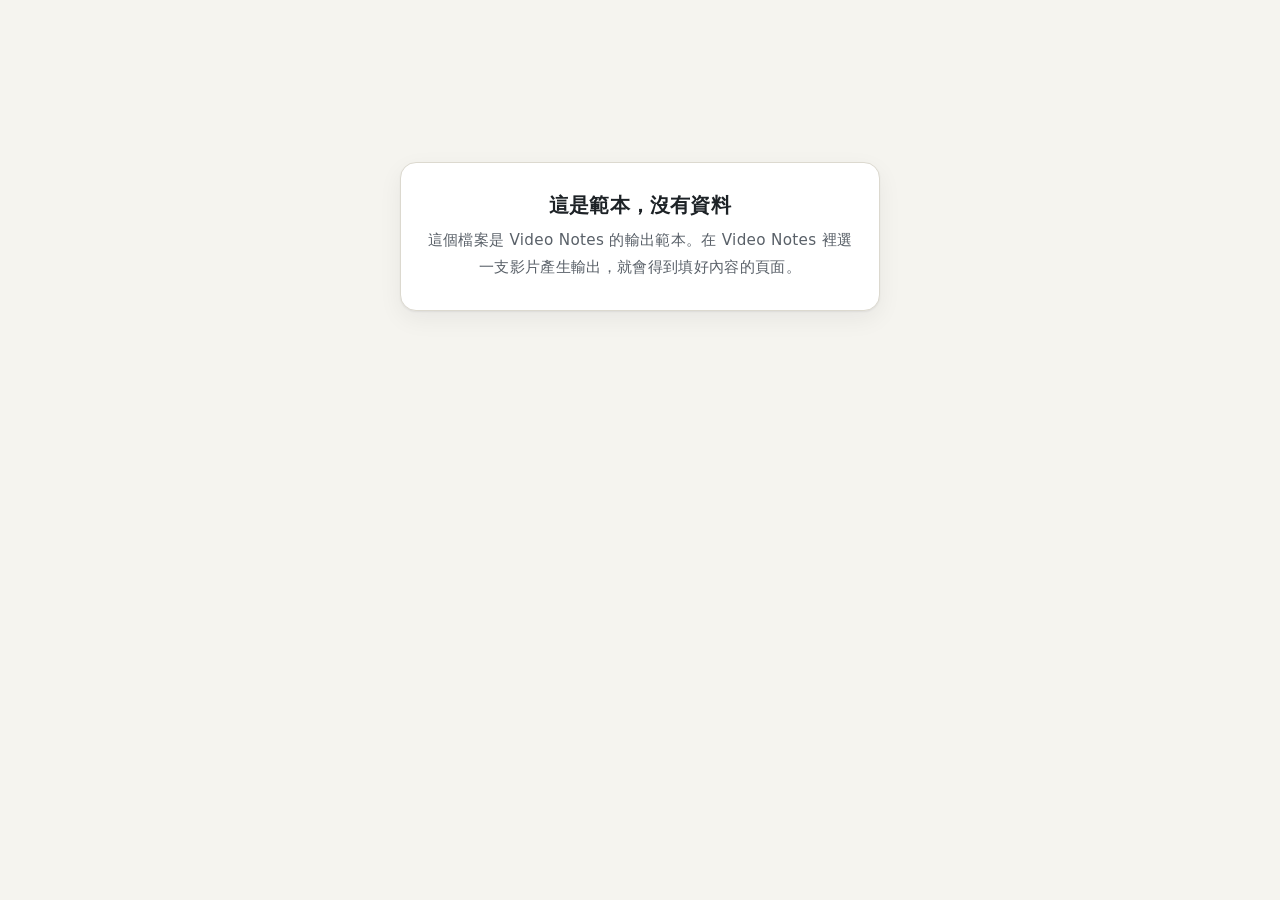
<file: tools/video-notes/templates/longform.html>
<!doctype html>
<html lang="zh-Hant">
<head>
<meta charset="utf-8">
<meta name="viewport" content="width=device-width, initial-scale=1">
<meta http-equiv="Content-Security-Policy" content="default-src 'none'; style-src 'unsafe-inline'; script-src 'unsafe-inline'; img-src data:; base-uri 'none'; form-action 'none'">
<meta name="referrer" content="no-referrer">
<meta name="color-scheme" content="light dark">
<title>Video Notes 筆記</title>
<!--
  Video Notes 輸出範本：longform —— 長文：目錄＋依層級展開的段落＋各加料區塊
  單一檔案、不載入任何外部資源。資料由程式填進下面 id="vn-data" 的區塊，頁面自己用 JS 畫出來。
  資料契約、預覽方式、怎麼覆蓋內建範本：見同資料夾的 README.md。
-->
<style>
/* ==== VN 共用樣式：四個範本這一段完全相同，要改請四個檔一起改 ==== */
:root{
  --bg:#f5f4ef;--surface:#fff;--surface-2:#eceae2;--text:#1d2226;--muted:#596068;--border:#dcd9cf;
  --accent:#0d6b5e;--accent-ink:#fff;--accent-soft:#dff0eb;
  --warn-bg:#fdf1d3;--warn-text:#6a4700;--warn-border:#e3c16a;
  --shadow:0 1px 2px rgba(20,25,30,.06),0 8px 24px rgba(20,25,30,.06);
  --font:"Noto Sans TC","PingFang TC","Microsoft JhengHei",system-ui,-apple-system,"Segoe UI",sans-serif;
  --mono:ui-monospace,"Cascadia Mono",Consolas,"Courier New",monospace;
  --radius:12px;--w:760px;
  color-scheme:light dark;
}
@media screen and (prefers-color-scheme:dark){:root{
  --bg:#14171a;--surface:#1c2024;--surface-2:#272c31;--text:#e7e5df;--muted:#a3aab1;--border:#353c42;
  --accent:#62cbb6;--accent-ink:#0b1f1b;--accent-soft:#1b332e;
  --warn-bg:#352b10;--warn-text:#f1cd7a;--warn-border:#6b5620;
  --shadow:0 1px 2px rgba(0,0,0,.45);
}}
*,*::before,*::after{box-sizing:border-box}
html{-webkit-text-size-adjust:100%;scroll-behavior:smooth}
body{margin:0;background:var(--bg);color:var(--text);font:400 16px/1.8 var(--font);letter-spacing:.02em;
  overflow-wrap:anywhere;line-break:strict}
h1,h2,h3,h4,h5,h6{line-height:1.4;margin:0;letter-spacing:.01em;text-wrap:balance}
p{margin:0 0 .8em}
a{color:var(--accent);text-underline-offset:3px}
button{font:inherit;letter-spacing:inherit;color:inherit}
:focus-visible{outline:2px solid var(--accent);outline-offset:2px;border-radius:4px}
[hidden]{display:none!important}
.wrap{max-width:var(--w);margin:0 auto;padding:28px 16px 48px}

/* 頁首 */
.hd{margin-bottom:28px}
.kicker{display:flex;flex-wrap:wrap;gap:6px;margin:0 0 12px}
.pill{display:inline-block;padding:1px 10px;border-radius:999px;font-size:.8rem;line-height:1.7;
  background:var(--surface-2);color:var(--muted);max-width:100%}
.pill-a{background:var(--accent-soft);color:var(--accent);font-weight:600}
.hd h1{font-size:clamp(1.5rem,1.1rem + 1.8vw,2.1rem);font-weight:800}
.lead{margin:16px 0 0;padding-left:14px;border-left:4px solid var(--accent);font-size:1.12rem;line-height:1.7;font-weight:600}
.lead-l{display:block;font-size:.75rem;font-weight:600;color:var(--accent);letter-spacing:.12em}
.meta{margin:12px 0 0;color:var(--muted);font-size:.875rem;display:flex;flex-wrap:wrap;gap:2px 14px}
.banner{margin:16px 0 0;padding:10px 14px;border:1px solid var(--warn-border);border-radius:var(--radius);
  background:var(--warn-bg);color:var(--warn-text);font-size:.9rem}
.banner p{margin:0}
.banner strong{font-weight:700}
.srcs{margin:16px 0 0;border:1px solid var(--border);border-radius:var(--radius);background:var(--surface);font-size:.9rem}
.srcs>summary{padding:10px 14px;cursor:pointer;font-weight:600}
.src-l{margin:0;padding:0 14px 10px 14px;list-style:none;counter-reset:src}
.src-l li{counter-increment:src;position:relative;padding:8px 0 8px 30px;border-top:1px solid var(--border)}
.src-l li::before{content:counter(src);position:absolute;left:0;top:10px;width:20px;height:20px;border-radius:50%;
  background:var(--surface-2);color:var(--muted);font-size:.75rem;line-height:20px;text-align:center}
.src-t{display:block;font-weight:600}
.src-m{display:block;color:var(--muted);font-size:.8rem}

/* 區塊 */
.blk{margin:0 0 32px}
.blk>h2{font-size:1.2rem;font-weight:700;margin-bottom:12px}
.blk>h2::before{content:"";display:inline-block;width:.5em;height:.5em;border-radius:2px;background:var(--accent);
  margin-right:.5em;vertical-align:.12em}
.more{margin:6px 0 0;color:var(--muted);font-size:.85rem}
.time{display:inline-block;font:500 .78rem/1.6 var(--mono);letter-spacing:0;font-variant-numeric:tabular-nums;
  padding:0 7px;border-radius:6px;background:var(--accent-soft);color:var(--accent);text-decoration:none;
  white-space:nowrap;vertical-align:.1em}
a.time:hover{text-decoration:underline}
.kp{margin:0;padding:0;list-style:none;counter-reset:kp}
.kp li{counter-increment:kp;position:relative;padding:0 0 0 38px;margin:0 0 10px;min-height:26px}
.kp li::before{content:counter(kp);position:absolute;left:0;top:.2em;width:26px;height:26px;border-radius:50%;
  background:var(--accent);color:var(--accent-ink);font:700 .85rem/26px var(--font);text-align:center}
.pts{margin:0 0 .8em;padding:0;list-style:none}
.pts li{position:relative;padding-left:18px;margin:0 0 4px}
.pts li::before{content:"";position:absolute;left:4px;top:.78em;width:5px;height:5px;border-radius:50%;background:var(--accent)}
.tl{list-style:none;margin:0 0 0 6px;padding:0;border-left:2px solid var(--border)}
.tl li{position:relative;padding:0 0 14px 18px}
.tl li:last-child{padding-bottom:0}
.tl li::before{content:"";position:absolute;left:-6px;top:.62em;width:10px;height:10px;border-radius:50%;
  background:var(--surface);border:2px solid var(--accent)}
.tl-l{font-weight:600}
.tl .time{margin-right:8px}
.tl-d{display:block;color:var(--muted);font-size:.9rem}
.terms{margin:0;display:grid;grid-template-columns:fit-content(12em) minmax(0,1fr);gap:10px 18px}
.terms dt{font-weight:700}
.terms dd{margin:0}
.acts{margin:0;padding:0;list-style:none}
.acts li{position:relative;padding-left:30px;margin:0 0 8px}
.acts li::before{content:"";position:absolute;left:2px;top:.42em;width:16px;height:16px;border:1.5px solid var(--accent);border-radius:4px}
.quote{margin:0 0 12px;padding:12px 16px;border-left:3px solid var(--accent);background:var(--accent-soft);
  border-radius:0 var(--radius) var(--radius) 0}
.quote blockquote{margin:0;font-weight:500}
.quote figcaption{margin-top:4px;color:var(--muted);font-size:.85rem}
.persp{display:grid;grid-template-columns:repeat(auto-fit,minmax(min(100%,230px),1fr));gap:12px}
.persp div{padding:12px 14px;border:1px solid var(--border);border-radius:var(--radius);background:var(--surface)}
.persp strong{display:block;font-size:.85rem;color:var(--accent)}
.cav{margin:0;padding:12px 16px 12px 34px;border-radius:var(--radius);background:var(--warn-bg);border:1px solid var(--warn-border)}
.cav li{margin:0 0 4px}
.cav li:last-child{margin:0}
.tags{display:flex;flex-wrap:wrap;gap:6px;margin:0 0 28px;padding:0;list-style:none}
.tags .pill::before{content:"#";opacity:.6;margin-right:1px}
.ft{max-width:var(--w);margin:0 auto;padding:16px 16px 32px;color:var(--muted);font-size:.78rem;text-align:center}
.state{max-width:480px;margin:18vh auto 0;padding:28px 24px;text-align:center;background:var(--surface);
  border:1px solid var(--border);border-radius:16px;box-shadow:var(--shadow)}
.state h1{font-size:1.25rem;margin-bottom:8px}
.state p{margin:0;color:var(--muted);font-size:.95rem}
@media (max-width:560px){
  .terms{display:block}
  .terms dd{margin:0 0 10px}
}
@media print{
  body{background:#fff;font-size:11pt}
  .no-print{display:none!important}
  a{color:inherit;text-decoration:none}
  .blk,.quote,.persp div,.kp li,.tl li{break-inside:avoid}
  h1,h2,h3,h4{break-after:avoid}
  .state,.srcs{box-shadow:none}
}
/* ==== 共用樣式結束 ==== */

/* ---- longform：長文＋目錄 ---- */
:root{--w:1120px}
.lf{max-width:var(--w);margin:0 auto;padding:0 16px 48px;display:grid;grid-template-columns:minmax(0,1fr)}
.lf main{min-width:0;max-width:760px;padding-top:24px}
.lf section[id]{scroll-margin-top:64px}
.toc{position:sticky;top:0;z-index:5;margin:0 -16px;padding:8px 16px;background:var(--bg);border-bottom:1px solid var(--border)}
.toc summary{cursor:pointer;font-weight:700;font-size:.95rem}
.toc ol{list-style:none;margin:8px 0 4px;padding:0;max-height:60vh;overflow:auto}
.toc ol ol{margin:0;padding-left:14px;max-height:none;overflow:visible}
.toc a{display:block;padding:4px 10px;border-left:2px solid var(--border);color:var(--muted);text-decoration:none;
  font-size:.9rem;line-height:1.5}
.toc a:hover{color:var(--text)}
.toc a[aria-current]{color:var(--accent);border-left-color:var(--accent);font-weight:600}
.toc ol ol a{font-size:.84rem}
.overview{font-size:1.05rem;margin-bottom:20px}
.sec{margin:0 0 36px}
.sec h2{font-size:1.4rem;font-weight:800;margin-bottom:10px;padding-top:22px;border-top:1px solid var(--border)}
.sec h3{font-size:1.12rem;font-weight:700;margin-bottom:6px}
.sec h4,.sec h5,.sec h6{font-size:1rem;font-weight:700;margin-bottom:4px}
.num{color:var(--accent);font-variant-numeric:tabular-nums;margin-right:.55em}
.sec .time{margin-left:8px}
.sum{color:var(--muted)}
.sub{margin:18px 0 0}
.sub .sub{padding-left:14px;border-left:2px solid var(--border)}
@media (min-width:960px){
  .lf{grid-template-columns:250px minmax(0,1fr);column-gap:56px;padding-top:32px}
  .lf main{padding-top:0}
  .lf section[id]{scroll-margin-top:24px}
  .toc{top:24px;align-self:start;margin:0;padding:0;border:0;background:none;max-height:calc(100vh - 48px);overflow:auto}
  .toc summary{pointer-events:none;list-style:none;color:var(--muted);font-size:.8rem;letter-spacing:.14em}
  .toc summary::-webkit-details-marker{display:none}
  .toc ol{max-height:none;overflow:visible}
}
@media print{
  .lf{display:block;padding:0;max-width:none}
  .lf main{max-width:none;padding:0}
}
</style>
</head>
<body>
<noscript><div class="state"><h1>需要開啟 JavaScript</h1><p>這份筆記的內容由頁面裡的程式排版，請允許這個檔案執行 JavaScript。</p></div></noscript>
<div id="app"></div>
<script type="application/json" id="vn-data">__VN_DATA__</script>
<script>
/* ==== VN 共用程式：四個範本這一段完全相同，要改請四個檔一起改 ====
   安全規則：資料只用 textContent／createElement 放進畫面；不把資料組成 HTML 字串、不執行資料；
   連結只接受 http／https。 */
const VN = (() => {
  'use strict';
  const S = v => typeof v === 'string' ? v.trim() : (typeof v === 'number' && isFinite(v) ? String(v) : '');
  const A = v => Array.isArray(v) ? v : [];
  const O = v => v && typeof v === 'object' && !Array.isArray(v) ? v : {};
  const strs = v => A(v).map(S).filter(Boolean);
  const objs = (v, key) => A(v).filter(o => o && typeof o === 'object' && !Array.isArray(o) && S(o[key]));
  const secs = v => objs(v, 'title');

  function el(tag, cls, text) {
    const e = document.createElement(tag);
    if (cls) e.className = cls;
    if (text != null && text !== '') e.textContent = text;
    return e;
  }
  function add(parent, ...kids) {
    for (const k of kids) if (k) parent.appendChild(k);
    return parent;
  }
  function fmtTime(sec) {
    if (typeof sec !== 'number' || !isFinite(sec) || sec < 0) return '';
    const s = Math.floor(sec), h = Math.floor(s / 3600), m = Math.floor(s % 3600 / 60), x = s % 60;
    const p = n => (n < 10 ? '0' : '') + n;
    return h ? h + ':' + p(m) + ':' + p(x) : p(m) + ':' + p(x);
  }
  function safeUrl(u) {
    u = S(u);
    if (!/^https?:\/\//i.test(u)) return '';
    try {
      const x = new URL(u);
      return x.protocol === 'http:' || x.protocol === 'https:' ? x.href : '';
    } catch (e) { return ''; }
  }
  /* 安全的網址才變成連結，其他一律是純文字 */
  function link(url, text, cls) {
    const href = safeUrl(url);
    if (!href) return el('span', cls, text);
    const a = el('a', cls, text);
    a.href = href; a.rel = 'noopener noreferrer'; a.target = '_blank';
    return a;
  }

  /* 只有一個來源、而且是 YouTube 時，時間可以點了跳到該秒 */
  let yt = '';
  function initYt(sources) {
    yt = '';
    if (sources.length !== 1) return;
    const href = safeUrl(O(sources[0]).url);
    if (!href) return;
    const host = new URL(href).hostname.toLowerCase().replace(/^(www|m|music)\./, '');
    if (host === 'youtube.com' || host === 'youtu.be') yt = href;
  }
  function timeEl(sec) {
    const t = fmtTime(sec);
    if (!t) return null;
    if (!yt) return el('span', 'time', t);
    const u = new URL(yt);
    u.searchParams.set('t', Math.floor(sec) + 's');
    const a = link(u.href, t, 'time');
    a.title = '在影片中跳到 ' + t;
    return a;
  }

  function paras(text, cls) {
    const parts = S(text).split(/\n+/).map(s => s.trim()).filter(Boolean);
    if (!parts.length) return null;
    const box = el('div', cls);
    for (const p of parts) add(box, el('p', '', p));
    return box;
  }
  function more(n) { return n > 0 ? el('p', 'more', '＋另外 ' + n + ' 項') : null; }
  function list(tag, cls, items, limit) {
    const shown = limit ? items.slice(0, limit) : items;
    const box = el(tag, cls);
    for (const it of shown) add(box, typeof it === 'string' ? el('li', '', it) : it);
    return [box, more(items.length - shown.length)];
  }
  function block(id, title, ...body) {
    const s = el('section', 'blk');
    s.id = id;
    add(s, el('h2', '', title), ...body);
    return s;
  }
  function pts(v) {
    const items = strs(v);
    return items.length ? list('ul', 'pts', items)[0] : null;
  }

  const FLAG_TEXT = {
    schema_repair_failed: '這份是降級結果，內容可能不完整。',
    transcript_low_confidence: '語音辨識的品質不太好，內容可能有錯字或漏句。',
    truncated_input: '影片內容太長，只整理到其中一部分。',
    member_missing: '合併時有影片讀不到，已經略過。'
  };
  function banner(a) {
    const flags = strs(a.quality_flags), msgs = Object.keys(FLAG_TEXT).filter(k => flags.includes(k));
    if (!msgs.length) return null;
    const box = el('div', 'banner');
    box.setAttribute('role', 'note');
    for (const k of msgs) {
      const p = el('p');
      add(p, el('strong', '', '提醒：'));
      p.appendChild(document.createTextNode(FLAG_TEXT[k]));
      add(box, p);
    }
    return box;
  }
  function sourceMeta(s) {
    const d = fmtTime(s.duration);
    return [S(s.channel), S(s.date), typeof s.duration === 'number' && s.duration > 0 && d ? '片長 ' + d : ''].filter(Boolean);
  }
  function sourceList(a) {
    const items = A(a.sources).filter(s => s && typeof s === 'object').map(s => {
      const li = el('li'), url = S(s.url), title = S(s.title) || url || S(s.id) || '（沒有標題）';
      add(li, link(url, title, 'src-t'));
      const m = sourceMeta(s);
      if (url && !safeUrl(url) && url !== title) m.push(url);
      if (m.length) add(li, el('span', 'src-m', m.join('・')));
      return li;
    });
    return items.length ? list('ol', 'src-l', items)[0] : null;
  }
  function header(a, meta) {
    const h = el('header', 'hd'), sources = A(a.sources).filter(s => s && typeof s === 'object');
    const multi = a.kind === 'collection' || sources.length > 1;
    const k = el('p', 'kicker');
    if (S(meta.profile_name)) add(k, el('span', 'pill pill-a', S(meta.profile_name)));
    for (const m of strs(meta.modifier_names)) add(k, el('span', 'pill', m));
    if (a.kind === 'collection') add(k, el('span', 'pill', '合併筆記'));
    if (k.firstChild) add(h, k);
    add(h, el('h1', '', S(a.title) || '（沒有標題）'));
    if (S(a.summary)) {
      const lead = el('p', 'lead');
      add(lead, el('span', 'lead-l', '一句話結論'));
      lead.appendChild(document.createTextNode(S(a.summary)));
      add(h, lead);
    }
    if (!multi && sources.length) {
      const s = sources[0], m = el('p', 'meta'), url = S(s.url);
      for (const t of sourceMeta(s)) add(m, el('span', '', t));
      if (url) add(m, link(url, safeUrl(url) ? '開啟原始影片' : url));
      if (m.firstChild) add(h, m);
    }
    add(h, banner(a));
    if (multi && sources.length) {
      const d = el('details', 'srcs');
      d.open = sources.length <= 4;
      add(d, el('summary', '', '這份筆記合併了 ' + sources.length + ' 支影片'), sourceList(a));
      add(h, d);
    }
    return h;
  }

  function keyPoints(a, limit) {
    const items = strs(a.key_points);
    return items.length ? block('b-kp', '重點', ...list('ol', 'kp', items, limit)) : null;
  }
  function timeline(a, limit) {
    const items = objs(a.timeline, 'label').map(t => {
      const li = el('li');
      add(li, timeEl(t.time), el('span', 'tl-l', S(t.label)));
      if (S(t.detail)) add(li, el('span', 'tl-d', S(t.detail)));
      return li;
    });
    return items.length ? block('b-tl', '時間軸', ...list('ol', 'tl', items, limit)) : null;
  }
  function terms(a) {
    const items = objs(a.terms, 'term');
    if (!items.length) return null;
    const dl = el('dl', 'terms');
    for (const t of items) add(dl, el('dt', '', S(t.term)), el('dd', '', S(t.definition)));
    return block('b-terms', '名詞解釋', dl);
  }
  function actions(a, limit) {
    const items = strs(a.actions);
    return items.length ? block('b-acts', '行動清單', ...list('ul', 'acts', items, limit)) : null;
  }
  function quotes(a, limit) {
    const items = objs(a.quotes, 'text');
    if (!items.length) return null;
    const shown = limit ? items.slice(0, limit) : items;
    const figs = shown.map(q => {
      const f = el('figure', 'quote');
      add(f, el('blockquote', '', '「' + S(q.text).replace(/^[「『“"]+|[」』”"]+$/g, '') + '」'));
      const who = S(q.speaker), t = timeEl(q.time);
      if (who || t) {
        const c = el('figcaption', '', who ? '—— ' + who + ' ' : '');
        add(f, add(c, t));
      }
      return f;
    });
    return block('b-quotes', '金句', ...figs, more(items.length - shown.length));
  }
  function perspectives(a, limit) {
    const items = A(a.perspectives).filter(p => p && typeof p === 'object' && (S(p.who) || S(p.stance)));
    if (!items.length) return null;
    const shown = limit ? items.slice(0, limit) : items, grid = el('div', 'persp');
    for (const p of shown) add(grid, add(el('div'), el('strong', '', S(p.who)), el('span', '', S(p.stance))));
    return block('b-persp', '各方說法', grid, more(items.length - shown.length));
  }
  function caveats(a, limit) {
    const items = strs(a.caveats);
    return items.length ? block('b-cav', '注意事項', ...list('ul', 'cav', items, limit)) : null;
  }
  function tags(a) {
    const items = strs(a.tags);
    if (!items.length) return null;
    const ul = el('ul', 'tags');
    ul.setAttribute('aria-label', '標籤');
    for (const t of items) add(ul, add(el('li'), el('span', 'pill', t)));
    return ul;
  }
  function footer(meta) {
    const v = S(meta.tool_version), g = S(meta.generated_at).replace('T', ' ').slice(0, 16), p = S(meta.profile_name);
    return el('footer', 'ft', '由 Video Notes' + (v ? ' ' + v : '') + ' 產生' + (g ? '於 ' + g : '') + (p ? '・方案 ' + p : ''));
  }

  function stateBox(title, text) {
    return add(el('main', 'state'), el('h1', '', title), el('p', '', text));
  }
  function load() {
    const node = document.getElementById('vn-data'), raw = node ? node.textContent.trim() : '';
    if (!raw || raw === '__VN_' + 'DATA__') return { state: 'empty' };
    try {
      const d = JSON.parse(raw);
      if (!d || typeof d !== 'object' || !d.analysis || typeof d.analysis !== 'object' || Array.isArray(d.analysis)) return { state: 'bad' };
      return { state: 'ok', a: d.analysis, meta: O(d.meta) };
    } catch (e) { return { state: 'bad' }; }
  }
  const BAD = ['讀不到筆記資料', '這個檔案裡的資料不完整或格式壞了。請回到 Video Notes，對這支影片重新產生一次輸出。'];
  function start(render) {
    const root = document.getElementById('app'), r = load();
    if (r.state === 'empty') {
      add(root, stateBox('這是範本，沒有資料', '這個檔案是 Video Notes 的輸出範本。在 Video Notes 裡選一支影片產生輸出，就會得到填好內容的頁面。'));
      return;
    }
    if (r.state !== 'ok') { add(root, stateBox(BAD[0], BAD[1])); return; }
    try {
      initYt(A(r.a.sources));
      if (S(r.a.title)) document.title = S(r.a.title) + '｜Video Notes';
      render(root, r.a, r.meta);
    } catch (e) {
      root.textContent = '';
      add(root, stateBox(BAD[0], BAD[1]));
      return;
    }
    /* 列印時把所有收合的內容打開，印完還原 */
    let closed = [];
    window.addEventListener('beforeprint', () => {
      closed = Array.from(document.querySelectorAll('details:not([open])'));
      closed.forEach(d => { d.open = true; });
    });
    window.addEventListener('afterprint', () => { closed.forEach(d => { d.open = false; }); closed = []; });
  }
  return { S, A, O, strs, objs, secs, el, add, fmtTime, safeUrl, link, timeEl, paras, more, list, block, pts, banner,
    sourceList, header, keyPoints, timeline, terms, actions, quotes, perspectives, caveats, tags, footer, start };
})();
/* ==== 共用程式結束 ==== */

/* ---- longform：左側目錄（窄螢幕收合在頂端）＋依層級展開的段落＋各加料區塊 ---- */
VN.start((root, a, meta) => {
  const { el, add, S } = VN;
  const main = el('main'), entries = [];

  function sec(s, path, depth) {
    const box = el('section', depth === 1 ? 'sec' : 'sub');
    box.id = 's-' + path.join('-');
    const h = el('h' + Math.min(depth + 1, 6));
    if (depth <= 2) add(h, el('span', 'num', path.join('.')));
    add(h, document.createTextNode(S(s.title)), VN.timeEl(s.start));
    add(box, h, S(s.summary) ? el('p', 'sum', S(s.summary)) : null, VN.pts(s.points));
    if (depth < 8) VN.secs(s.children).forEach((c, i) => add(box, sec(c, path.concat(i + 1), depth + 1)));
    return box;
  }
  function put(node, label, kids) {
    if (!node) return;
    add(main, node);
    entries.push({ id: node.id, label, kids: kids || [] });
  }

  add(main, VN.header(a, meta), VN.paras(a.overview, 'overview'), VN.tags(a));
  put(VN.keyPoints(a), '重點');
  VN.secs(a.sections).forEach((s, i) => put(sec(s, [i + 1], 1), (i + 1) + '　' + S(s.title),
    VN.secs(s.children).map((c, j) => ({ id: 's-' + (i + 1) + '-' + (j + 1), label: S(c.title) }))));
  put(VN.timeline(a), '時間軸');
  put(VN.terms(a), '名詞解釋');
  put(VN.actions(a), '行動清單');
  put(VN.quotes(a), '金句');
  put(VN.perspectives(a), '各方說法');
  put(VN.caveats(a), '注意事項');

  const page = el('div', 'lf');
  if (entries.length > 1) {
    const nav = el('nav', 'toc no-print'), box = el('details'), sum = el('summary', '', '目錄'), links = {};
    nav.setAttribute('aria-label', '目錄');
    const wide = window.matchMedia('(min-width:960px)');
    const tocList = items => {
      const ol = el('ol');
      for (const it of items) {
        const li = el('li'), link = el('a', '', it.label);
        link.href = '#' + it.id;
        links[it.id] = link;
        link.addEventListener('click', () => { if (!wide.matches) box.open = false; });
        add(li, link);
        if (it.kids && it.kids.length) add(li, tocList(it.kids));
        add(ol, li);
      }
      return ol;
    };
    add(page, add(nav, add(box, sum, tocList(entries))));
    /* 寬螢幕：目錄固定展開在左側；窄螢幕：預設收合 */
    const sync = () => { box.open = wide.matches; sum.tabIndex = wide.matches ? -1 : 0; };
    sync();
    if (wide.addEventListener) wide.addEventListener('change', sync);
    /* 捲動時標出目前讀到哪一段 */
    if ('IntersectionObserver' in window) {
      let current = null;
      const io = new IntersectionObserver(list => {
        for (const e of list) {
          if (!e.isIntersecting || !links[e.target.id]) continue;
          if (current) current.removeAttribute('aria-current');
          current = links[e.target.id];
          current.setAttribute('aria-current', 'true');
        }
      }, { rootMargin: '-10% 0px -75% 0px' });
      Object.keys(links).forEach(id => { const t = main.querySelector('#' + id); if (t) io.observe(t); });
    }
  }
  add(page, main);
  add(root, page, VN.footer(meta));
});
</script>
</body>
</html>
</file>
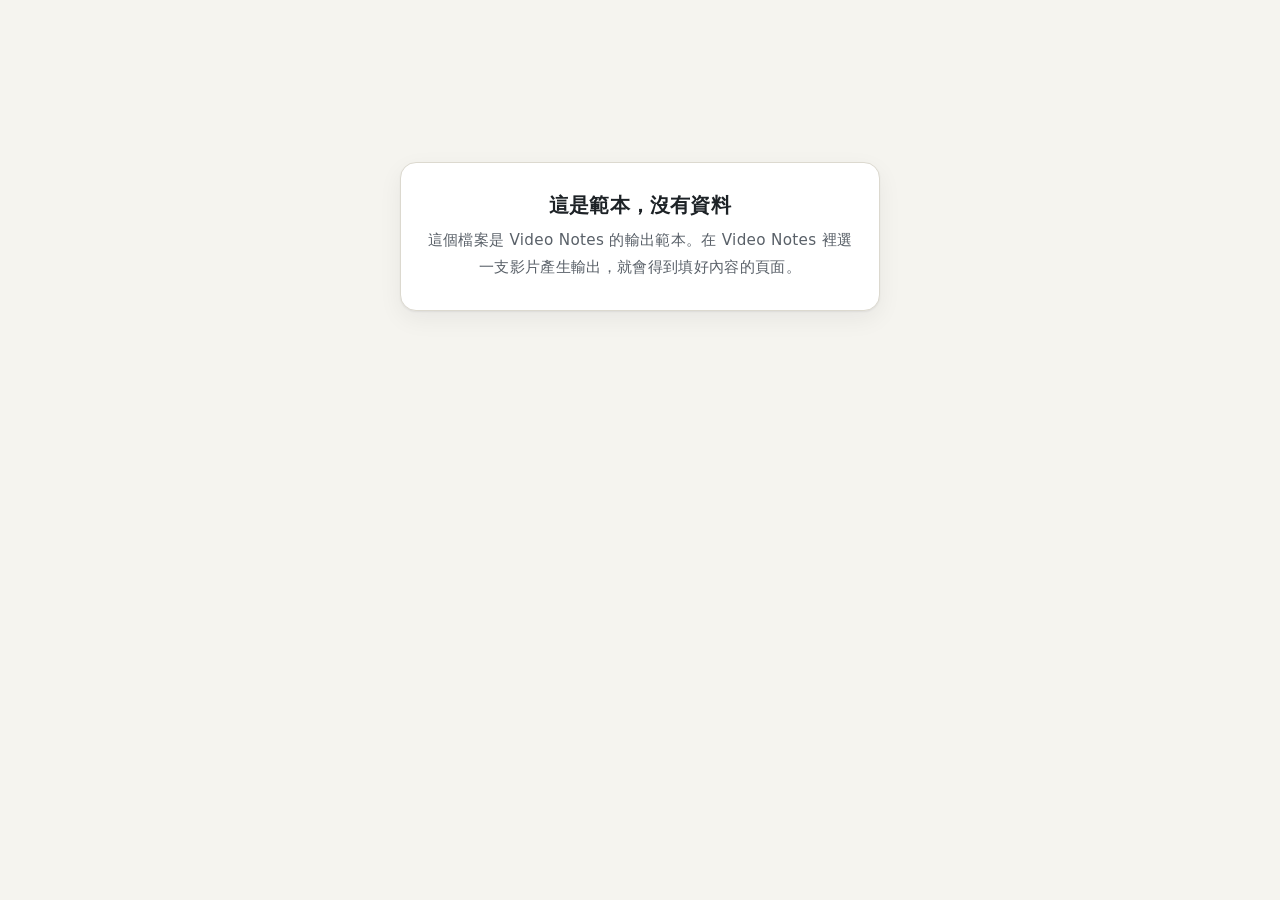
<file: tools/video-notes/templates/sheet.html>
<!doctype html>
<html lang="zh-Hant">
<head>
<meta charset="utf-8">
<meta name="viewport" content="width=device-width, initial-scale=1">
<meta http-equiv="Content-Security-Policy" content="default-src 'none'; style-src 'unsafe-inline'; script-src 'unsafe-inline'; img-src data:; base-uri 'none'; form-action 'none'">
<meta name="referrer" content="no-referrer">
<meta name="color-scheme" content="light dark">
<title>Video Notes 筆記</title>
<!--
  Video Notes 輸出範本：sheet —— 一小張：一眼看完（短影音、新聞快訊）
  單一檔案、不載入任何外部資源。資料由程式填進下面 id="vn-data" 的區塊，頁面自己用 JS 畫出來。
  資料契約、預覽方式、怎麼覆蓋內建範本：見同資料夾的 README.md。
-->
<style>
/* ==== VN 共用樣式：四個範本這一段完全相同，要改請四個檔一起改 ==== */
:root{
  --bg:#f5f4ef;--surface:#fff;--surface-2:#eceae2;--text:#1d2226;--muted:#596068;--border:#dcd9cf;
  --accent:#0d6b5e;--accent-ink:#fff;--accent-soft:#dff0eb;
  --warn-bg:#fdf1d3;--warn-text:#6a4700;--warn-border:#e3c16a;
  --shadow:0 1px 2px rgba(20,25,30,.06),0 8px 24px rgba(20,25,30,.06);
  --font:"Noto Sans TC","PingFang TC","Microsoft JhengHei",system-ui,-apple-system,"Segoe UI",sans-serif;
  --mono:ui-monospace,"Cascadia Mono",Consolas,"Courier New",monospace;
  --radius:12px;--w:760px;
  color-scheme:light dark;
}
@media screen and (prefers-color-scheme:dark){:root{
  --bg:#14171a;--surface:#1c2024;--surface-2:#272c31;--text:#e7e5df;--muted:#a3aab1;--border:#353c42;
  --accent:#62cbb6;--accent-ink:#0b1f1b;--accent-soft:#1b332e;
  --warn-bg:#352b10;--warn-text:#f1cd7a;--warn-border:#6b5620;
  --shadow:0 1px 2px rgba(0,0,0,.45);
}}
*,*::before,*::after{box-sizing:border-box}
html{-webkit-text-size-adjust:100%;scroll-behavior:smooth}
body{margin:0;background:var(--bg);color:var(--text);font:400 16px/1.8 var(--font);letter-spacing:.02em;
  overflow-wrap:anywhere;line-break:strict}
h1,h2,h3,h4,h5,h6{line-height:1.4;margin:0;letter-spacing:.01em;text-wrap:balance}
p{margin:0 0 .8em}
a{color:var(--accent);text-underline-offset:3px}
button{font:inherit;letter-spacing:inherit;color:inherit}
:focus-visible{outline:2px solid var(--accent);outline-offset:2px;border-radius:4px}
[hidden]{display:none!important}
.wrap{max-width:var(--w);margin:0 auto;padding:28px 16px 48px}

/* 頁首 */
.hd{margin-bottom:28px}
.kicker{display:flex;flex-wrap:wrap;gap:6px;margin:0 0 12px}
.pill{display:inline-block;padding:1px 10px;border-radius:999px;font-size:.8rem;line-height:1.7;
  background:var(--surface-2);color:var(--muted);max-width:100%}
.pill-a{background:var(--accent-soft);color:var(--accent);font-weight:600}
.hd h1{font-size:clamp(1.5rem,1.1rem + 1.8vw,2.1rem);font-weight:800}
.lead{margin:16px 0 0;padding-left:14px;border-left:4px solid var(--accent);font-size:1.12rem;line-height:1.7;font-weight:600}
.lead-l{display:block;font-size:.75rem;font-weight:600;color:var(--accent);letter-spacing:.12em}
.meta{margin:12px 0 0;color:var(--muted);font-size:.875rem;display:flex;flex-wrap:wrap;gap:2px 14px}
.banner{margin:16px 0 0;padding:10px 14px;border:1px solid var(--warn-border);border-radius:var(--radius);
  background:var(--warn-bg);color:var(--warn-text);font-size:.9rem}
.banner p{margin:0}
.banner strong{font-weight:700}
.srcs{margin:16px 0 0;border:1px solid var(--border);border-radius:var(--radius);background:var(--surface);font-size:.9rem}
.srcs>summary{padding:10px 14px;cursor:pointer;font-weight:600}
.src-l{margin:0;padding:0 14px 10px 14px;list-style:none;counter-reset:src}
.src-l li{counter-increment:src;position:relative;padding:8px 0 8px 30px;border-top:1px solid var(--border)}
.src-l li::before{content:counter(src);position:absolute;left:0;top:10px;width:20px;height:20px;border-radius:50%;
  background:var(--surface-2);color:var(--muted);font-size:.75rem;line-height:20px;text-align:center}
.src-t{display:block;font-weight:600}
.src-m{display:block;color:var(--muted);font-size:.8rem}

/* 區塊 */
.blk{margin:0 0 32px}
.blk>h2{font-size:1.2rem;font-weight:700;margin-bottom:12px}
.blk>h2::before{content:"";display:inline-block;width:.5em;height:.5em;border-radius:2px;background:var(--accent);
  margin-right:.5em;vertical-align:.12em}
.more{margin:6px 0 0;color:var(--muted);font-size:.85rem}
.time{display:inline-block;font:500 .78rem/1.6 var(--mono);letter-spacing:0;font-variant-numeric:tabular-nums;
  padding:0 7px;border-radius:6px;background:var(--accent-soft);color:var(--accent);text-decoration:none;
  white-space:nowrap;vertical-align:.1em}
a.time:hover{text-decoration:underline}
.kp{margin:0;padding:0;list-style:none;counter-reset:kp}
.kp li{counter-increment:kp;position:relative;padding:0 0 0 38px;margin:0 0 10px;min-height:26px}
.kp li::before{content:counter(kp);position:absolute;left:0;top:.2em;width:26px;height:26px;border-radius:50%;
  background:var(--accent);color:var(--accent-ink);font:700 .85rem/26px var(--font);text-align:center}
.pts{margin:0 0 .8em;padding:0;list-style:none}
.pts li{position:relative;padding-left:18px;margin:0 0 4px}
.pts li::before{content:"";position:absolute;left:4px;top:.78em;width:5px;height:5px;border-radius:50%;background:var(--accent)}
.tl{list-style:none;margin:0 0 0 6px;padding:0;border-left:2px solid var(--border)}
.tl li{position:relative;padding:0 0 14px 18px}
.tl li:last-child{padding-bottom:0}
.tl li::before{content:"";position:absolute;left:-6px;top:.62em;width:10px;height:10px;border-radius:50%;
  background:var(--surface);border:2px solid var(--accent)}
.tl-l{font-weight:600}
.tl .time{margin-right:8px}
.tl-d{display:block;color:var(--muted);font-size:.9rem}
.terms{margin:0;display:grid;grid-template-columns:fit-content(12em) minmax(0,1fr);gap:10px 18px}
.terms dt{font-weight:700}
.terms dd{margin:0}
.acts{margin:0;padding:0;list-style:none}
.acts li{position:relative;padding-left:30px;margin:0 0 8px}
.acts li::before{content:"";position:absolute;left:2px;top:.42em;width:16px;height:16px;border:1.5px solid var(--accent);border-radius:4px}
.quote{margin:0 0 12px;padding:12px 16px;border-left:3px solid var(--accent);background:var(--accent-soft);
  border-radius:0 var(--radius) var(--radius) 0}
.quote blockquote{margin:0;font-weight:500}
.quote figcaption{margin-top:4px;color:var(--muted);font-size:.85rem}
.persp{display:grid;grid-template-columns:repeat(auto-fit,minmax(min(100%,230px),1fr));gap:12px}
.persp div{padding:12px 14px;border:1px solid var(--border);border-radius:var(--radius);background:var(--surface)}
.persp strong{display:block;font-size:.85rem;color:var(--accent)}
.cav{margin:0;padding:12px 16px 12px 34px;border-radius:var(--radius);background:var(--warn-bg);border:1px solid var(--warn-border)}
.cav li{margin:0 0 4px}
.cav li:last-child{margin:0}
.tags{display:flex;flex-wrap:wrap;gap:6px;margin:0 0 28px;padding:0;list-style:none}
.tags .pill::before{content:"#";opacity:.6;margin-right:1px}
.ft{max-width:var(--w);margin:0 auto;padding:16px 16px 32px;color:var(--muted);font-size:.78rem;text-align:center}
.state{max-width:480px;margin:18vh auto 0;padding:28px 24px;text-align:center;background:var(--surface);
  border:1px solid var(--border);border-radius:16px;box-shadow:var(--shadow)}
.state h1{font-size:1.25rem;margin-bottom:8px}
.state p{margin:0;color:var(--muted);font-size:.95rem}
@media (max-width:560px){
  .terms{display:block}
  .terms dd{margin:0 0 10px}
}
@media print{
  body{background:#fff;font-size:11pt}
  .no-print{display:none!important}
  a{color:inherit;text-decoration:none}
  .blk,.quote,.persp div,.kp li,.tl li{break-inside:avoid}
  h1,h2,h3,h4{break-after:avoid}
  .state,.srcs{box-shadow:none}
}
/* ==== 共用樣式結束 ==== */

/* ---- sheet：一小張 ---- */
:root{--w:680px}
.sheet{position:relative;background:var(--surface);border:1px solid var(--border);border-radius:16px;
  box-shadow:var(--shadow);padding:32px 32px 8px;overflow:hidden}
.sheet::before{content:"";position:absolute;left:0;right:0;top:0;height:5px;background:var(--accent)}
.sheet .hd{margin-bottom:24px;padding-bottom:20px;border-bottom:1px solid var(--border)}
.sheet .lead{font-size:1.2rem}
.sheet .blk{margin-bottom:24px}
.sheet .blk>h2{font-size:1rem;color:var(--muted);letter-spacing:.08em}
.sheet .persp div{background:var(--bg)}
.ol-s{margin:0;padding:0;list-style:none}
.ol-s li{padding:8px 0;border-top:1px solid var(--border)}
.ol-s li:first-child{border-top:0;padding-top:0}
.ol-t{font-weight:700;margin-right:8px}
.ol-d{display:block;color:var(--muted);font-size:.92rem}
@media (max-width:560px){
  .wrap{padding-top:16px}
  .sheet{padding:24px 16px 4px;border-radius:12px}
}
@media print{
  .wrap{padding:0;max-width:none}
  .sheet{border:0;box-shadow:none;padding:0}
  .sheet::before{display:none}
}
</style>
</head>
<body>
<noscript><div class="state"><h1>需要開啟 JavaScript</h1><p>這份筆記的內容由頁面裡的程式排版，請允許這個檔案執行 JavaScript。</p></div></noscript>
<div id="app"></div>
<script type="application/json" id="vn-data">__VN_DATA__</script>
<script>
/* ==== VN 共用程式：四個範本這一段完全相同，要改請四個檔一起改 ====
   安全規則：資料只用 textContent／createElement 放進畫面；不把資料組成 HTML 字串、不執行資料；
   連結只接受 http／https。 */
const VN = (() => {
  'use strict';
  const S = v => typeof v === 'string' ? v.trim() : (typeof v === 'number' && isFinite(v) ? String(v) : '');
  const A = v => Array.isArray(v) ? v : [];
  const O = v => v && typeof v === 'object' && !Array.isArray(v) ? v : {};
  const strs = v => A(v).map(S).filter(Boolean);
  const objs = (v, key) => A(v).filter(o => o && typeof o === 'object' && !Array.isArray(o) && S(o[key]));
  const secs = v => objs(v, 'title');

  function el(tag, cls, text) {
    const e = document.createElement(tag);
    if (cls) e.className = cls;
    if (text != null && text !== '') e.textContent = text;
    return e;
  }
  function add(parent, ...kids) {
    for (const k of kids) if (k) parent.appendChild(k);
    return parent;
  }
  function fmtTime(sec) {
    if (typeof sec !== 'number' || !isFinite(sec) || sec < 0) return '';
    const s = Math.floor(sec), h = Math.floor(s / 3600), m = Math.floor(s % 3600 / 60), x = s % 60;
    const p = n => (n < 10 ? '0' : '') + n;
    return h ? h + ':' + p(m) + ':' + p(x) : p(m) + ':' + p(x);
  }
  function safeUrl(u) {
    u = S(u);
    if (!/^https?:\/\//i.test(u)) return '';
    try {
      const x = new URL(u);
      return x.protocol === 'http:' || x.protocol === 'https:' ? x.href : '';
    } catch (e) { return ''; }
  }
  /* 安全的網址才變成連結，其他一律是純文字 */
  function link(url, text, cls) {
    const href = safeUrl(url);
    if (!href) return el('span', cls, text);
    const a = el('a', cls, text);
    a.href = href; a.rel = 'noopener noreferrer'; a.target = '_blank';
    return a;
  }

  /* 只有一個來源、而且是 YouTube 時，時間可以點了跳到該秒 */
  let yt = '';
  function initYt(sources) {
    yt = '';
    if (sources.length !== 1) return;
    const href = safeUrl(O(sources[0]).url);
    if (!href) return;
    const host = new URL(href).hostname.toLowerCase().replace(/^(www|m|music)\./, '');
    if (host === 'youtube.com' || host === 'youtu.be') yt = href;
  }
  function timeEl(sec) {
    const t = fmtTime(sec);
    if (!t) return null;
    if (!yt) return el('span', 'time', t);
    const u = new URL(yt);
    u.searchParams.set('t', Math.floor(sec) + 's');
    const a = link(u.href, t, 'time');
    a.title = '在影片中跳到 ' + t;
    return a;
  }

  function paras(text, cls) {
    const parts = S(text).split(/\n+/).map(s => s.trim()).filter(Boolean);
    if (!parts.length) return null;
    const box = el('div', cls);
    for (const p of parts) add(box, el('p', '', p));
    return box;
  }
  function more(n) { return n > 0 ? el('p', 'more', '＋另外 ' + n + ' 項') : null; }
  function list(tag, cls, items, limit) {
    const shown = limit ? items.slice(0, limit) : items;
    const box = el(tag, cls);
    for (const it of shown) add(box, typeof it === 'string' ? el('li', '', it) : it);
    return [box, more(items.length - shown.length)];
  }
  function block(id, title, ...body) {
    const s = el('section', 'blk');
    s.id = id;
    add(s, el('h2', '', title), ...body);
    return s;
  }
  function pts(v) {
    const items = strs(v);
    return items.length ? list('ul', 'pts', items)[0] : null;
  }

  const FLAG_TEXT = {
    schema_repair_failed: '這份是降級結果，內容可能不完整。',
    transcript_low_confidence: '語音辨識的品質不太好，內容可能有錯字或漏句。',
    truncated_input: '影片內容太長，只整理到其中一部分。',
    member_missing: '合併時有影片讀不到，已經略過。'
  };
  function banner(a) {
    const flags = strs(a.quality_flags), msgs = Object.keys(FLAG_TEXT).filter(k => flags.includes(k));
    if (!msgs.length) return null;
    const box = el('div', 'banner');
    box.setAttribute('role', 'note');
    for (const k of msgs) {
      const p = el('p');
      add(p, el('strong', '', '提醒：'));
      p.appendChild(document.createTextNode(FLAG_TEXT[k]));
      add(box, p);
    }
    return box;
  }
  function sourceMeta(s) {
    const d = fmtTime(s.duration);
    return [S(s.channel), S(s.date), typeof s.duration === 'number' && s.duration > 0 && d ? '片長 ' + d : ''].filter(Boolean);
  }
  function sourceList(a) {
    const items = A(a.sources).filter(s => s && typeof s === 'object').map(s => {
      const li = el('li'), url = S(s.url), title = S(s.title) || url || S(s.id) || '（沒有標題）';
      add(li, link(url, title, 'src-t'));
      const m = sourceMeta(s);
      if (url && !safeUrl(url) && url !== title) m.push(url);
      if (m.length) add(li, el('span', 'src-m', m.join('・')));
      return li;
    });
    return items.length ? list('ol', 'src-l', items)[0] : null;
  }
  function header(a, meta) {
    const h = el('header', 'hd'), sources = A(a.sources).filter(s => s && typeof s === 'object');
    const multi = a.kind === 'collection' || sources.length > 1;
    const k = el('p', 'kicker');
    if (S(meta.profile_name)) add(k, el('span', 'pill pill-a', S(meta.profile_name)));
    for (const m of strs(meta.modifier_names)) add(k, el('span', 'pill', m));
    if (a.kind === 'collection') add(k, el('span', 'pill', '合併筆記'));
    if (k.firstChild) add(h, k);
    add(h, el('h1', '', S(a.title) || '（沒有標題）'));
    if (S(a.summary)) {
      const lead = el('p', 'lead');
      add(lead, el('span', 'lead-l', '一句話結論'));
      lead.appendChild(document.createTextNode(S(a.summary)));
      add(h, lead);
    }
    if (!multi && sources.length) {
      const s = sources[0], m = el('p', 'meta'), url = S(s.url);
      for (const t of sourceMeta(s)) add(m, el('span', '', t));
      if (url) add(m, link(url, safeUrl(url) ? '開啟原始影片' : url));
      if (m.firstChild) add(h, m);
    }
    add(h, banner(a));
    if (multi && sources.length) {
      const d = el('details', 'srcs');
      d.open = sources.length <= 4;
      add(d, el('summary', '', '這份筆記合併了 ' + sources.length + ' 支影片'), sourceList(a));
      add(h, d);
    }
    return h;
  }

  function keyPoints(a, limit) {
    const items = strs(a.key_points);
    return items.length ? block('b-kp', '重點', ...list('ol', 'kp', items, limit)) : null;
  }
  function timeline(a, limit) {
    const items = objs(a.timeline, 'label').map(t => {
      const li = el('li');
      add(li, timeEl(t.time), el('span', 'tl-l', S(t.label)));
      if (S(t.detail)) add(li, el('span', 'tl-d', S(t.detail)));
      return li;
    });
    return items.length ? block('b-tl', '時間軸', ...list('ol', 'tl', items, limit)) : null;
  }
  function terms(a) {
    const items = objs(a.terms, 'term');
    if (!items.length) return null;
    const dl = el('dl', 'terms');
    for (const t of items) add(dl, el('dt', '', S(t.term)), el('dd', '', S(t.definition)));
    return block('b-terms', '名詞解釋', dl);
  }
  function actions(a, limit) {
    const items = strs(a.actions);
    return items.length ? block('b-acts', '行動清單', ...list('ul', 'acts', items, limit)) : null;
  }
  function quotes(a, limit) {
    const items = objs(a.quotes, 'text');
    if (!items.length) return null;
    const shown = limit ? items.slice(0, limit) : items;
    const figs = shown.map(q => {
      const f = el('figure', 'quote');
      add(f, el('blockquote', '', '「' + S(q.text).replace(/^[「『“"]+|[」』”"]+$/g, '') + '」'));
      const who = S(q.speaker), t = timeEl(q.time);
      if (who || t) {
        const c = el('figcaption', '', who ? '—— ' + who + ' ' : '');
        add(f, add(c, t));
      }
      return f;
    });
    return block('b-quotes', '金句', ...figs, more(items.length - shown.length));
  }
  function perspectives(a, limit) {
    const items = A(a.perspectives).filter(p => p && typeof p === 'object' && (S(p.who) || S(p.stance)));
    if (!items.length) return null;
    const shown = limit ? items.slice(0, limit) : items, grid = el('div', 'persp');
    for (const p of shown) add(grid, add(el('div'), el('strong', '', S(p.who)), el('span', '', S(p.stance))));
    return block('b-persp', '各方說法', grid, more(items.length - shown.length));
  }
  function caveats(a, limit) {
    const items = strs(a.caveats);
    return items.length ? block('b-cav', '注意事項', ...list('ul', 'cav', items, limit)) : null;
  }
  function tags(a) {
    const items = strs(a.tags);
    if (!items.length) return null;
    const ul = el('ul', 'tags');
    ul.setAttribute('aria-label', '標籤');
    for (const t of items) add(ul, add(el('li'), el('span', 'pill', t)));
    return ul;
  }
  function footer(meta) {
    const v = S(meta.tool_version), g = S(meta.generated_at).replace('T', ' ').slice(0, 16), p = S(meta.profile_name);
    return el('footer', 'ft', '由 Video Notes' + (v ? ' ' + v : '') + ' 產生' + (g ? '於 ' + g : '') + (p ? '・方案 ' + p : ''));
  }

  function stateBox(title, text) {
    return add(el('main', 'state'), el('h1', '', title), el('p', '', text));
  }
  function load() {
    const node = document.getElementById('vn-data'), raw = node ? node.textContent.trim() : '';
    if (!raw || raw === '__VN_' + 'DATA__') return { state: 'empty' };
    try {
      const d = JSON.parse(raw);
      if (!d || typeof d !== 'object' || !d.analysis || typeof d.analysis !== 'object' || Array.isArray(d.analysis)) return { state: 'bad' };
      return { state: 'ok', a: d.analysis, meta: O(d.meta) };
    } catch (e) { return { state: 'bad' }; }
  }
  const BAD = ['讀不到筆記資料', '這個檔案裡的資料不完整或格式壞了。請回到 Video Notes，對這支影片重新產生一次輸出。'];
  function start(render) {
    const root = document.getElementById('app'), r = load();
    if (r.state === 'empty') {
      add(root, stateBox('這是範本，沒有資料', '這個檔案是 Video Notes 的輸出範本。在 Video Notes 裡選一支影片產生輸出，就會得到填好內容的頁面。'));
      return;
    }
    if (r.state !== 'ok') { add(root, stateBox(BAD[0], BAD[1])); return; }
    try {
      initYt(A(r.a.sources));
      if (S(r.a.title)) document.title = S(r.a.title) + '｜Video Notes';
      render(root, r.a, r.meta);
    } catch (e) {
      root.textContent = '';
      add(root, stateBox(BAD[0], BAD[1]));
      return;
    }
    /* 列印時把所有收合的內容打開，印完還原 */
    let closed = [];
    window.addEventListener('beforeprint', () => {
      closed = Array.from(document.querySelectorAll('details:not([open])'));
      closed.forEach(d => { d.open = true; });
    });
    window.addEventListener('afterprint', () => { closed.forEach(d => { d.open = false; }); closed = []; });
  }
  return { S, A, O, strs, objs, secs, el, add, fmtTime, safeUrl, link, timeEl, paras, more, list, block, pts, banner,
    sourceList, header, keyPoints, timeline, terms, actions, quotes, perspectives, caveats, tags, footer, start };
})();
/* ==== 共用程式結束 ==== */

/* ---- sheet：一小張，只放最精華；放不下的用「＋另外 N 項」帶過 ---- */
VN.start((root, a, meta) => {
  const { el, add, S } = VN;
  const secs = VN.secs(a.sections), hasKp = VN.strs(a.key_points).length > 0;

  /* 內容大綱：只列最上層段落，各帶一句說明；沒有「重點」時多帶幾條細項補足 */
  function outline() {
    if (!secs.length) return null;
    const items = secs.map(s => {
      const li = el('li'), points = VN.strs(s.points);
      add(li, el('span', 'ol-t', S(s.title)), VN.timeEl(s.start));
      const lines = S(s.summary) ? [S(s.summary)] : points.slice(0, hasKp ? 1 : 3);
      for (const t of lines) add(li, el('span', 'ol-d', t));
      return li;
    });
    return VN.block('b-outline', '內容', ...VN.list('ol', 'ol-s', items, 6));
  }

  const card = el('main', 'sheet');
  add(card, VN.header(a, meta), VN.keyPoints(a, 7), outline(), VN.perspectives(a, 3), VN.actions(a, 5),
    VN.quotes(a, 1), VN.caveats(a, 3), VN.tags(a));
  add(root, add(el('div', 'wrap'), card), VN.footer(meta));
});
</script>
</body>
</html>
</file>
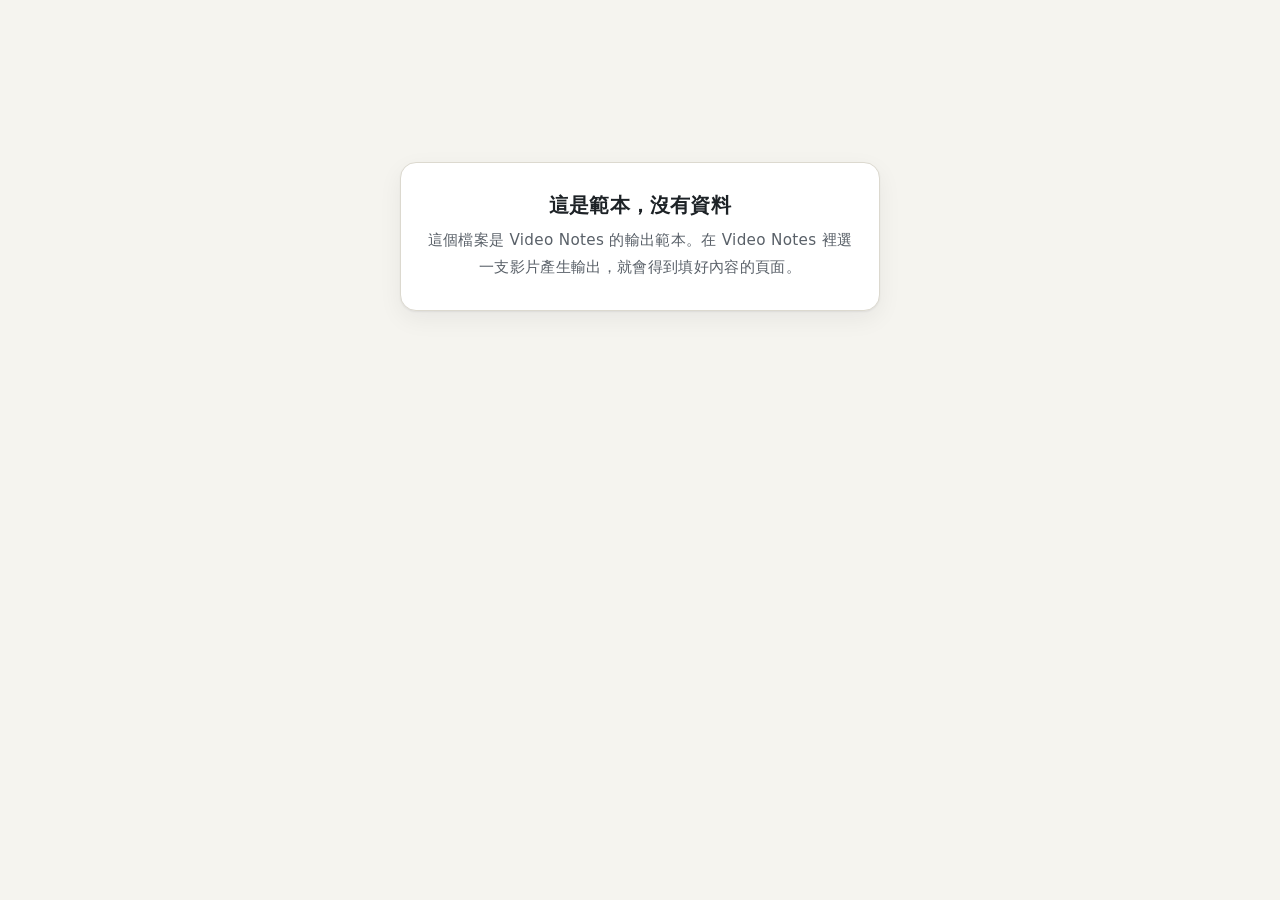
<file: tools/video-notes/templates/tabs.html>
<!doctype html>
<html lang="zh-Hant">
<head>
<meta charset="utf-8">
<meta name="viewport" content="width=device-width, initial-scale=1">
<meta http-equiv="Content-Security-Policy" content="default-src 'none'; style-src 'unsafe-inline'; script-src 'unsafe-inline'; img-src data:; base-uri 'none'; form-action 'none'">
<meta name="referrer" content="no-referrer">
<meta name="color-scheme" content="light dark">
<title>Video Notes 筆記</title>
<!--
  Video Notes 輸出範本：tabs —— 多分頁：總覽｜每個大主題一頁｜附錄（課綱式）
  單一檔案、不載入任何外部資源。資料由程式填進下面 id="vn-data" 的區塊，頁面自己用 JS 畫出來。
  資料契約、預覽方式、怎麼覆蓋內建範本：見同資料夾的 README.md。
-->
<style>
/* ==== VN 共用樣式：四個範本這一段完全相同，要改請四個檔一起改 ==== */
:root{
  --bg:#f5f4ef;--surface:#fff;--surface-2:#eceae2;--text:#1d2226;--muted:#596068;--border:#dcd9cf;
  --accent:#0d6b5e;--accent-ink:#fff;--accent-soft:#dff0eb;
  --warn-bg:#fdf1d3;--warn-text:#6a4700;--warn-border:#e3c16a;
  --shadow:0 1px 2px rgba(20,25,30,.06),0 8px 24px rgba(20,25,30,.06);
  --font:"Noto Sans TC","PingFang TC","Microsoft JhengHei",system-ui,-apple-system,"Segoe UI",sans-serif;
  --mono:ui-monospace,"Cascadia Mono",Consolas,"Courier New",monospace;
  --radius:12px;--w:760px;
  color-scheme:light dark;
}
@media screen and (prefers-color-scheme:dark){:root{
  --bg:#14171a;--surface:#1c2024;--surface-2:#272c31;--text:#e7e5df;--muted:#a3aab1;--border:#353c42;
  --accent:#62cbb6;--accent-ink:#0b1f1b;--accent-soft:#1b332e;
  --warn-bg:#352b10;--warn-text:#f1cd7a;--warn-border:#6b5620;
  --shadow:0 1px 2px rgba(0,0,0,.45);
}}
*,*::before,*::after{box-sizing:border-box}
html{-webkit-text-size-adjust:100%;scroll-behavior:smooth}
body{margin:0;background:var(--bg);color:var(--text);font:400 16px/1.8 var(--font);letter-spacing:.02em;
  overflow-wrap:anywhere;line-break:strict}
h1,h2,h3,h4,h5,h6{line-height:1.4;margin:0;letter-spacing:.01em;text-wrap:balance}
p{margin:0 0 .8em}
a{color:var(--accent);text-underline-offset:3px}
button{font:inherit;letter-spacing:inherit;color:inherit}
:focus-visible{outline:2px solid var(--accent);outline-offset:2px;border-radius:4px}
[hidden]{display:none!important}
.wrap{max-width:var(--w);margin:0 auto;padding:28px 16px 48px}

/* 頁首 */
.hd{margin-bottom:28px}
.kicker{display:flex;flex-wrap:wrap;gap:6px;margin:0 0 12px}
.pill{display:inline-block;padding:1px 10px;border-radius:999px;font-size:.8rem;line-height:1.7;
  background:var(--surface-2);color:var(--muted);max-width:100%}
.pill-a{background:var(--accent-soft);color:var(--accent);font-weight:600}
.hd h1{font-size:clamp(1.5rem,1.1rem + 1.8vw,2.1rem);font-weight:800}
.lead{margin:16px 0 0;padding-left:14px;border-left:4px solid var(--accent);font-size:1.12rem;line-height:1.7;font-weight:600}
.lead-l{display:block;font-size:.75rem;font-weight:600;color:var(--accent);letter-spacing:.12em}
.meta{margin:12px 0 0;color:var(--muted);font-size:.875rem;display:flex;flex-wrap:wrap;gap:2px 14px}
.banner{margin:16px 0 0;padding:10px 14px;border:1px solid var(--warn-border);border-radius:var(--radius);
  background:var(--warn-bg);color:var(--warn-text);font-size:.9rem}
.banner p{margin:0}
.banner strong{font-weight:700}
.srcs{margin:16px 0 0;border:1px solid var(--border);border-radius:var(--radius);background:var(--surface);font-size:.9rem}
.srcs>summary{padding:10px 14px;cursor:pointer;font-weight:600}
.src-l{margin:0;padding:0 14px 10px 14px;list-style:none;counter-reset:src}
.src-l li{counter-increment:src;position:relative;padding:8px 0 8px 30px;border-top:1px solid var(--border)}
.src-l li::before{content:counter(src);position:absolute;left:0;top:10px;width:20px;height:20px;border-radius:50%;
  background:var(--surface-2);color:var(--muted);font-size:.75rem;line-height:20px;text-align:center}
.src-t{display:block;font-weight:600}
.src-m{display:block;color:var(--muted);font-size:.8rem}

/* 區塊 */
.blk{margin:0 0 32px}
.blk>h2{font-size:1.2rem;font-weight:700;margin-bottom:12px}
.blk>h2::before{content:"";display:inline-block;width:.5em;height:.5em;border-radius:2px;background:var(--accent);
  margin-right:.5em;vertical-align:.12em}
.more{margin:6px 0 0;color:var(--muted);font-size:.85rem}
.time{display:inline-block;font:500 .78rem/1.6 var(--mono);letter-spacing:0;font-variant-numeric:tabular-nums;
  padding:0 7px;border-radius:6px;background:var(--accent-soft);color:var(--accent);text-decoration:none;
  white-space:nowrap;vertical-align:.1em}
a.time:hover{text-decoration:underline}
.kp{margin:0;padding:0;list-style:none;counter-reset:kp}
.kp li{counter-increment:kp;position:relative;padding:0 0 0 38px;margin:0 0 10px;min-height:26px}
.kp li::before{content:counter(kp);position:absolute;left:0;top:.2em;width:26px;height:26px;border-radius:50%;
  background:var(--accent);color:var(--accent-ink);font:700 .85rem/26px var(--font);text-align:center}
.pts{margin:0 0 .8em;padding:0;list-style:none}
.pts li{position:relative;padding-left:18px;margin:0 0 4px}
.pts li::before{content:"";position:absolute;left:4px;top:.78em;width:5px;height:5px;border-radius:50%;background:var(--accent)}
.tl{list-style:none;margin:0 0 0 6px;padding:0;border-left:2px solid var(--border)}
.tl li{position:relative;padding:0 0 14px 18px}
.tl li:last-child{padding-bottom:0}
.tl li::before{content:"";position:absolute;left:-6px;top:.62em;width:10px;height:10px;border-radius:50%;
  background:var(--surface);border:2px solid var(--accent)}
.tl-l{font-weight:600}
.tl .time{margin-right:8px}
.tl-d{display:block;color:var(--muted);font-size:.9rem}
.terms{margin:0;display:grid;grid-template-columns:fit-content(12em) minmax(0,1fr);gap:10px 18px}
.terms dt{font-weight:700}
.terms dd{margin:0}
.acts{margin:0;padding:0;list-style:none}
.acts li{position:relative;padding-left:30px;margin:0 0 8px}
.acts li::before{content:"";position:absolute;left:2px;top:.42em;width:16px;height:16px;border:1.5px solid var(--accent);border-radius:4px}
.quote{margin:0 0 12px;padding:12px 16px;border-left:3px solid var(--accent);background:var(--accent-soft);
  border-radius:0 var(--radius) var(--radius) 0}
.quote blockquote{margin:0;font-weight:500}
.quote figcaption{margin-top:4px;color:var(--muted);font-size:.85rem}
.persp{display:grid;grid-template-columns:repeat(auto-fit,minmax(min(100%,230px),1fr));gap:12px}
.persp div{padding:12px 14px;border:1px solid var(--border);border-radius:var(--radius);background:var(--surface)}
.persp strong{display:block;font-size:.85rem;color:var(--accent)}
.cav{margin:0;padding:12px 16px 12px 34px;border-radius:var(--radius);background:var(--warn-bg);border:1px solid var(--warn-border)}
.cav li{margin:0 0 4px}
.cav li:last-child{margin:0}
.tags{display:flex;flex-wrap:wrap;gap:6px;margin:0 0 28px;padding:0;list-style:none}
.tags .pill::before{content:"#";opacity:.6;margin-right:1px}
.ft{max-width:var(--w);margin:0 auto;padding:16px 16px 32px;color:var(--muted);font-size:.78rem;text-align:center}
.state{max-width:480px;margin:18vh auto 0;padding:28px 24px;text-align:center;background:var(--surface);
  border:1px solid var(--border);border-radius:16px;box-shadow:var(--shadow)}
.state h1{font-size:1.25rem;margin-bottom:8px}
.state p{margin:0;color:var(--muted);font-size:.95rem}
@media (max-width:560px){
  .terms{display:block}
  .terms dd{margin:0 0 10px}
}
@media print{
  body{background:#fff;font-size:11pt}
  .no-print{display:none!important}
  a{color:inherit;text-decoration:none}
  .blk,.quote,.persp div,.kp li,.tl li{break-inside:avoid}
  h1,h2,h3,h4{break-after:avoid}
  .state,.srcs{box-shadow:none}
}
/* ==== 共用樣式結束 ==== */

/* ---- tabs：多分頁（課綱式） ---- */
:root{--w:880px}
.tabbar{position:sticky;top:0;z-index:5;margin:0 -16px 24px;padding:0 16px;background:var(--bg);border-bottom:1px solid var(--border)}
.tablist{display:flex;gap:6px;overflow-x:auto;padding:10px 4px;scrollbar-width:thin}
.tab{flex:none;display:inline-flex;align-items:center;gap:6px;max-width:15em;padding:4px 14px;border:1px solid var(--border);
  border-radius:999px;background:var(--surface);color:var(--muted);cursor:pointer;font-size:.92rem;line-height:1.7}
.tab:hover{color:var(--text);border-color:var(--accent)}
.tab:focus-visible{border-radius:999px}
.tab-t{overflow:hidden;text-overflow:ellipsis;white-space:nowrap}
.tab-n{font:700 .78rem/1 var(--mono);color:var(--accent)}
.tab[aria-selected=true]{background:var(--accent);border-color:var(--accent);color:var(--accent-ink);font-weight:700}
.tab[aria-selected=true] .tab-n{color:inherit}
.wrap>main{scroll-margin-top:72px}
.panel:focus-visible{outline-offset:8px;border-radius:8px}
.panel-k{margin:0 0 2px;color:var(--accent);font-size:.8rem;font-weight:700;letter-spacing:.12em}
.panel-h{font-size:1.5rem;font-weight:800;margin-bottom:14px}
.panel-h .time{margin-left:10px}
.overview{font-size:1.05rem;margin-bottom:24px}
.sum{color:var(--muted)}
.sub{margin:12px 0 0;border:1px solid var(--border);border-radius:var(--radius);background:var(--surface)}
.sub .sub{background:var(--bg)}
.sub .sub .sub{background:var(--surface)}
.sub>summary{padding:10px 14px;cursor:pointer;font-weight:700}
.sub>summary .time{margin-left:8px}
.sub-b{padding:0 14px 12px}
.sub-b>:last-child{margin-bottom:0}
.syl{list-style:none;margin:0;padding:0}
.syl button{display:flex;gap:12px;width:100%;margin:0 0 8px;padding:12px 14px;text-align:left;cursor:pointer;
  border:1px solid var(--border);border-radius:var(--radius);background:var(--surface)}
.syl button:hover{border-color:var(--accent)}
.syl-n{flex:none;width:28px;height:28px;border-radius:50%;background:var(--accent-soft);color:var(--accent);
  font-weight:700;font-size:.85rem;line-height:28px;text-align:center}
.syl-b{min-width:0}
.syl-t{display:block;font-weight:700}
.syl-d{display:block;color:var(--muted);font-size:.88rem}
.pager{display:flex;justify-content:space-between;gap:12px;margin-top:36px;padding-top:16px;border-top:1px solid var(--border)}
.pager button{max-width:48%;padding:8px 14px;border:1px solid var(--border);border-radius:var(--radius);
  background:var(--surface);cursor:pointer;text-align:left;font-size:.92rem;font-weight:600}
.pager button:hover{border-color:var(--accent)}
.pager .next{margin-left:auto;text-align:right}
.pager small{display:block;color:var(--muted);font-size:.75rem;font-weight:400}
@media print{
  .wrap{max-width:none;padding:0}
  .panel[hidden]{display:block!important}
  .panel{margin-bottom:28pt}
  .sub{border:0;background:none!important}
  .sub>summary{padding-left:0;list-style:none}
  .sub-b{padding:0 0 0 12pt}
}
</style>
</head>
<body>
<noscript><div class="state"><h1>需要開啟 JavaScript</h1><p>這份筆記的內容由頁面裡的程式排版，請允許這個檔案執行 JavaScript。</p></div></noscript>
<div id="app"></div>
<script type="application/json" id="vn-data">__VN_DATA__</script>
<script>
/* ==== VN 共用程式：四個範本這一段完全相同，要改請四個檔一起改 ====
   安全規則：資料只用 textContent／createElement 放進畫面；不把資料組成 HTML 字串、不執行資料；
   連結只接受 http／https。 */
const VN = (() => {
  'use strict';
  const S = v => typeof v === 'string' ? v.trim() : (typeof v === 'number' && isFinite(v) ? String(v) : '');
  const A = v => Array.isArray(v) ? v : [];
  const O = v => v && typeof v === 'object' && !Array.isArray(v) ? v : {};
  const strs = v => A(v).map(S).filter(Boolean);
  const objs = (v, key) => A(v).filter(o => o && typeof o === 'object' && !Array.isArray(o) && S(o[key]));
  const secs = v => objs(v, 'title');

  function el(tag, cls, text) {
    const e = document.createElement(tag);
    if (cls) e.className = cls;
    if (text != null && text !== '') e.textContent = text;
    return e;
  }
  function add(parent, ...kids) {
    for (const k of kids) if (k) parent.appendChild(k);
    return parent;
  }
  function fmtTime(sec) {
    if (typeof sec !== 'number' || !isFinite(sec) || sec < 0) return '';
    const s = Math.floor(sec), h = Math.floor(s / 3600), m = Math.floor(s % 3600 / 60), x = s % 60;
    const p = n => (n < 10 ? '0' : '') + n;
    return h ? h + ':' + p(m) + ':' + p(x) : p(m) + ':' + p(x);
  }
  function safeUrl(u) {
    u = S(u);
    if (!/^https?:\/\//i.test(u)) return '';
    try {
      const x = new URL(u);
      return x.protocol === 'http:' || x.protocol === 'https:' ? x.href : '';
    } catch (e) { return ''; }
  }
  /* 安全的網址才變成連結，其他一律是純文字 */
  function link(url, text, cls) {
    const href = safeUrl(url);
    if (!href) return el('span', cls, text);
    const a = el('a', cls, text);
    a.href = href; a.rel = 'noopener noreferrer'; a.target = '_blank';
    return a;
  }

  /* 只有一個來源、而且是 YouTube 時，時間可以點了跳到該秒 */
  let yt = '';
  function initYt(sources) {
    yt = '';
    if (sources.length !== 1) return;
    const href = safeUrl(O(sources[0]).url);
    if (!href) return;
    const host = new URL(href).hostname.toLowerCase().replace(/^(www|m|music)\./, '');
    if (host === 'youtube.com' || host === 'youtu.be') yt = href;
  }
  function timeEl(sec) {
    const t = fmtTime(sec);
    if (!t) return null;
    if (!yt) return el('span', 'time', t);
    const u = new URL(yt);
    u.searchParams.set('t', Math.floor(sec) + 's');
    const a = link(u.href, t, 'time');
    a.title = '在影片中跳到 ' + t;
    return a;
  }

  function paras(text, cls) {
    const parts = S(text).split(/\n+/).map(s => s.trim()).filter(Boolean);
    if (!parts.length) return null;
    const box = el('div', cls);
    for (const p of parts) add(box, el('p', '', p));
    return box;
  }
  function more(n) { return n > 0 ? el('p', 'more', '＋另外 ' + n + ' 項') : null; }
  function list(tag, cls, items, limit) {
    const shown = limit ? items.slice(0, limit) : items;
    const box = el(tag, cls);
    for (const it of shown) add(box, typeof it === 'string' ? el('li', '', it) : it);
    return [box, more(items.length - shown.length)];
  }
  function block(id, title, ...body) {
    const s = el('section', 'blk');
    s.id = id;
    add(s, el('h2', '', title), ...body);
    return s;
  }
  function pts(v) {
    const items = strs(v);
    return items.length ? list('ul', 'pts', items)[0] : null;
  }

  const FLAG_TEXT = {
    schema_repair_failed: '這份是降級結果，內容可能不完整。',
    transcript_low_confidence: '語音辨識的品質不太好，內容可能有錯字或漏句。',
    truncated_input: '影片內容太長，只整理到其中一部分。',
    member_missing: '合併時有影片讀不到，已經略過。'
  };
  function banner(a) {
    const flags = strs(a.quality_flags), msgs = Object.keys(FLAG_TEXT).filter(k => flags.includes(k));
    if (!msgs.length) return null;
    const box = el('div', 'banner');
    box.setAttribute('role', 'note');
    for (const k of msgs) {
      const p = el('p');
      add(p, el('strong', '', '提醒：'));
      p.appendChild(document.createTextNode(FLAG_TEXT[k]));
      add(box, p);
    }
    return box;
  }
  function sourceMeta(s) {
    const d = fmtTime(s.duration);
    return [S(s.channel), S(s.date), typeof s.duration === 'number' && s.duration > 0 && d ? '片長 ' + d : ''].filter(Boolean);
  }
  function sourceList(a) {
    const items = A(a.sources).filter(s => s && typeof s === 'object').map(s => {
      const li = el('li'), url = S(s.url), title = S(s.title) || url || S(s.id) || '（沒有標題）';
      add(li, link(url, title, 'src-t'));
      const m = sourceMeta(s);
      if (url && !safeUrl(url) && url !== title) m.push(url);
      if (m.length) add(li, el('span', 'src-m', m.join('・')));
      return li;
    });
    return items.length ? list('ol', 'src-l', items)[0] : null;
  }
  function header(a, meta) {
    const h = el('header', 'hd'), sources = A(a.sources).filter(s => s && typeof s === 'object');
    const multi = a.kind === 'collection' || sources.length > 1;
    const k = el('p', 'kicker');
    if (S(meta.profile_name)) add(k, el('span', 'pill pill-a', S(meta.profile_name)));
    for (const m of strs(meta.modifier_names)) add(k, el('span', 'pill', m));
    if (a.kind === 'collection') add(k, el('span', 'pill', '合併筆記'));
    if (k.firstChild) add(h, k);
    add(h, el('h1', '', S(a.title) || '（沒有標題）'));
    if (S(a.summary)) {
      const lead = el('p', 'lead');
      add(lead, el('span', 'lead-l', '一句話結論'));
      lead.appendChild(document.createTextNode(S(a.summary)));
      add(h, lead);
    }
    if (!multi && sources.length) {
      const s = sources[0], m = el('p', 'meta'), url = S(s.url);
      for (const t of sourceMeta(s)) add(m, el('span', '', t));
      if (url) add(m, link(url, safeUrl(url) ? '開啟原始影片' : url));
      if (m.firstChild) add(h, m);
    }
    add(h, banner(a));
    if (multi && sources.length) {
      const d = el('details', 'srcs');
      d.open = sources.length <= 4;
      add(d, el('summary', '', '這份筆記合併了 ' + sources.length + ' 支影片'), sourceList(a));
      add(h, d);
    }
    return h;
  }

  function keyPoints(a, limit) {
    const items = strs(a.key_points);
    return items.length ? block('b-kp', '重點', ...list('ol', 'kp', items, limit)) : null;
  }
  function timeline(a, limit) {
    const items = objs(a.timeline, 'label').map(t => {
      const li = el('li');
      add(li, timeEl(t.time), el('span', 'tl-l', S(t.label)));
      if (S(t.detail)) add(li, el('span', 'tl-d', S(t.detail)));
      return li;
    });
    return items.length ? block('b-tl', '時間軸', ...list('ol', 'tl', items, limit)) : null;
  }
  function terms(a) {
    const items = objs(a.terms, 'term');
    if (!items.length) return null;
    const dl = el('dl', 'terms');
    for (const t of items) add(dl, el('dt', '', S(t.term)), el('dd', '', S(t.definition)));
    return block('b-terms', '名詞解釋', dl);
  }
  function actions(a, limit) {
    const items = strs(a.actions);
    return items.length ? block('b-acts', '行動清單', ...list('ul', 'acts', items, limit)) : null;
  }
  function quotes(a, limit) {
    const items = objs(a.quotes, 'text');
    if (!items.length) return null;
    const shown = limit ? items.slice(0, limit) : items;
    const figs = shown.map(q => {
      const f = el('figure', 'quote');
      add(f, el('blockquote', '', '「' + S(q.text).replace(/^[「『“"]+|[」』”"]+$/g, '') + '」'));
      const who = S(q.speaker), t = timeEl(q.time);
      if (who || t) {
        const c = el('figcaption', '', who ? '—— ' + who + ' ' : '');
        add(f, add(c, t));
      }
      return f;
    });
    return block('b-quotes', '金句', ...figs, more(items.length - shown.length));
  }
  function perspectives(a, limit) {
    const items = A(a.perspectives).filter(p => p && typeof p === 'object' && (S(p.who) || S(p.stance)));
    if (!items.length) return null;
    const shown = limit ? items.slice(0, limit) : items, grid = el('div', 'persp');
    for (const p of shown) add(grid, add(el('div'), el('strong', '', S(p.who)), el('span', '', S(p.stance))));
    return block('b-persp', '各方說法', grid, more(items.length - shown.length));
  }
  function caveats(a, limit) {
    const items = strs(a.caveats);
    return items.length ? block('b-cav', '注意事項', ...list('ul', 'cav', items, limit)) : null;
  }
  function tags(a) {
    const items = strs(a.tags);
    if (!items.length) return null;
    const ul = el('ul', 'tags');
    ul.setAttribute('aria-label', '標籤');
    for (const t of items) add(ul, add(el('li'), el('span', 'pill', t)));
    return ul;
  }
  function footer(meta) {
    const v = S(meta.tool_version), g = S(meta.generated_at).replace('T', ' ').slice(0, 16), p = S(meta.profile_name);
    return el('footer', 'ft', '由 Video Notes' + (v ? ' ' + v : '') + ' 產生' + (g ? '於 ' + g : '') + (p ? '・方案 ' + p : ''));
  }

  function stateBox(title, text) {
    return add(el('main', 'state'), el('h1', '', title), el('p', '', text));
  }
  function load() {
    const node = document.getElementById('vn-data'), raw = node ? node.textContent.trim() : '';
    if (!raw || raw === '__VN_' + 'DATA__') return { state: 'empty' };
    try {
      const d = JSON.parse(raw);
      if (!d || typeof d !== 'object' || !d.analysis || typeof d.analysis !== 'object' || Array.isArray(d.analysis)) return { state: 'bad' };
      return { state: 'ok', a: d.analysis, meta: O(d.meta) };
    } catch (e) { return { state: 'bad' }; }
  }
  const BAD = ['讀不到筆記資料', '這個檔案裡的資料不完整或格式壞了。請回到 Video Notes，對這支影片重新產生一次輸出。'];
  function start(render) {
    const root = document.getElementById('app'), r = load();
    if (r.state === 'empty') {
      add(root, stateBox('這是範本，沒有資料', '這個檔案是 Video Notes 的輸出範本。在 Video Notes 裡選一支影片產生輸出，就會得到填好內容的頁面。'));
      return;
    }
    if (r.state !== 'ok') { add(root, stateBox(BAD[0], BAD[1])); return; }
    try {
      initYt(A(r.a.sources));
      if (S(r.a.title)) document.title = S(r.a.title) + '｜Video Notes';
      render(root, r.a, r.meta);
    } catch (e) {
      root.textContent = '';
      add(root, stateBox(BAD[0], BAD[1]));
      return;
    }
    /* 列印時把所有收合的內容打開，印完還原 */
    let closed = [];
    window.addEventListener('beforeprint', () => {
      closed = Array.from(document.querySelectorAll('details:not([open])'));
      closed.forEach(d => { d.open = true; });
    });
    window.addEventListener('afterprint', () => { closed.forEach(d => { d.open = false; }); closed = []; });
  }
  return { S, A, O, strs, objs, secs, el, add, fmtTime, safeUrl, link, timeEl, paras, more, list, block, pts, banner,
    sourceList, header, keyPoints, timeline, terms, actions, quotes, perspectives, caveats, tags, footer, start };
})();
/* ==== 共用程式結束 ==== */

/* ---- tabs：總覽｜每個最上層段落一頁｜附錄。目前分頁記在網址的 #tab=… ---- */
VN.start((root, a, meta) => {
  const { el, add, S } = VN;
  const secs = VN.secs(a.sections), tabs = [];
  let cur = 0;

  function panel(id, label, num, kicker, title, start) {
    const p = el('section', 'panel');
    if (kicker) add(p, el('p', 'panel-k', kicker));
    add(p, add(el('h2', 'panel-h', title), VN.timeEl(start)));
    tabs.push({ id, label, num, panel: p });
    return p;
  }
  /* 子主題：可收合，前兩層預設打開，更深的點了才展開 */
  function sub(s, depth) {
    const d = el('details', 'sub'), body = el('div', 'sub-b');
    d.open = depth <= 3;
    add(d, add(el('summary'), el('span', '', S(s.title)), VN.timeEl(s.start)));
    add(body, S(s.summary) ? el('p', 'sum', S(s.summary)) : null, VN.pts(s.points));
    if (depth < 8) for (const c of VN.secs(s.children)) add(body, sub(c, depth + 1));
    if (body.firstChild) add(d, body);
    return d;
  }

  /* 總覽 */
  const ov = panel('overview', '總覽', '', '', '總覽');
  add(ov, VN.paras(a.overview, 'overview'), VN.tags(a), VN.keyPoints(a));
  if (secs.length > 1) {
    const syl = el('ol', 'syl');
    secs.forEach((s, i) => {
      const b = el('button'), n = VN.secs(s.children).length;
      b.type = 'button';
      const desc = S(s.summary) || (n ? n + ' 個子主題' : '');
      add(b, el('span', 'syl-n', String(i + 1)), add(el('span', 'syl-b'), el('span', 'syl-t', S(s.title)), desc ? el('span', 'syl-d', desc) : null));
      b.addEventListener('click', () => select(i + 1, { jump: true }));
      add(syl, add(el('li'), b));
    });
    add(ov, VN.block('b-syl', '主題一覽', syl));
  }
  add(ov, VN.actions(a), VN.perspectives(a), VN.caveats(a));

  /* 每個最上層段落一頁 */
  secs.forEach((s, i) => {
    const p = panel('t' + (i + 1), S(s.title), String(i + 1), '主題 ' + (i + 1) + '／' + secs.length, S(s.title), s.start);
    add(p, S(s.summary) ? el('p', 'sum', S(s.summary)) : null, VN.pts(s.points));
    for (const c of VN.secs(s.children)) add(p, sub(c, 2));
  });

  /* 附錄：有內容才出現 */
  const extra = [VN.timeline(a), VN.terms(a), VN.quotes(a)].filter(Boolean);
  const srcList = VN.sourceList(a);
  if (srcList) extra.push(VN.block('b-src', '來源', srcList));
  if (extra.length) add(panel('appendix', '附錄', '', '', '附錄'), ...extra);

  /* 分頁列 */
  const bar = el('div', 'tabbar no-print'), tablist = el('div', 'tablist');
  tablist.setAttribute('role', 'tablist');
  tablist.setAttribute('aria-label', '筆記分頁');
  const main = el('main');
  tabs.forEach((t, i) => {
    const b = el('button', 'tab');
    b.type = 'button'; b.id = 'tab-' + t.id;
    b.setAttribute('role', 'tab');
    b.setAttribute('aria-controls', 'panel-' + t.id);
    if (t.num) add(b, el('span', 'tab-n', t.num));
    add(b, el('span', 'tab-t', t.label));
    b.title = t.label;
    b.addEventListener('click', () => select(i, {}));
    t.btn = b;
    t.panel.id = 'panel-' + t.id;
    t.panel.setAttribute('role', 'tabpanel');
    t.panel.setAttribute('aria-labelledby', b.id);
    t.panel.tabIndex = 0;
    /* 上一個／下一個主題 */
    if (tabs.length > 1) {
      const nav = el('nav', 'pager no-print');
      nav.setAttribute('aria-label', '前後分頁');
      const mk = (j, cls, word) => {
        const pb = el('button', cls);
        pb.type = 'button';
        add(pb, el('small', '', word), document.createTextNode(tabs[j].label));
        pb.addEventListener('click', () => select(j, { jump: true }));
        return pb;
      };
      add(nav, i > 0 ? mk(i - 1, 'prev', '← 上一頁') : null, i < tabs.length - 1 ? mk(i + 1, 'next', '下一頁 →') : null);
      add(t.panel, nav);
    }
    add(tablist, b);
    add(main, t.panel);
  });
  tablist.addEventListener('keydown', e => {
    const n = tabs.length;
    const to = { ArrowRight: (cur + 1) % n, ArrowLeft: (cur - 1 + n) % n, Home: 0, End: n - 1 }[e.key];
    if (to === undefined) return;
    e.preventDefault();
    select(to, { focus: true });
  });

  function select(i, opt) {
    cur = i;
    tabs.forEach((t, j) => {
      const on = j === i;
      t.btn.setAttribute('aria-selected', on ? 'true' : 'false');
      t.btn.tabIndex = on ? 0 : -1;
      t.panel.hidden = !on;
    });
    const t = tabs[i];
    if (!opt.silent) {
      try { history.replaceState(null, '', '#tab=' + t.id); } catch (e) { /* 有些環境不允許改網址，分頁照樣能用 */ }
    }
    if (t.btn.scrollIntoView) t.btn.scrollIntoView({ block: 'nearest', inline: 'nearest' });
    if (opt.focus) t.btn.focus();
    if (opt.jump) {
      if (main.scrollIntoView) main.scrollIntoView();
      t.panel.focus({ preventScroll: true });
    }
  }
  function fromHash() {
    const m = /^#tab=([\w-]+)$/.exec(location.hash || '');
    const i = m ? tabs.findIndex(t => t.id === m[1]) : -1;
    return i < 0 ? 0 : i;
  }

  const wrap = el('div', 'wrap');
  add(wrap, VN.header(a, meta), add(bar, tablist), main);
  add(root, wrap, VN.footer(meta));
  select(fromHash(), { silent: true });
  window.addEventListener('hashchange', () => select(fromHash(), { silent: true }));
});
</script>
</body>
</html>
</file>
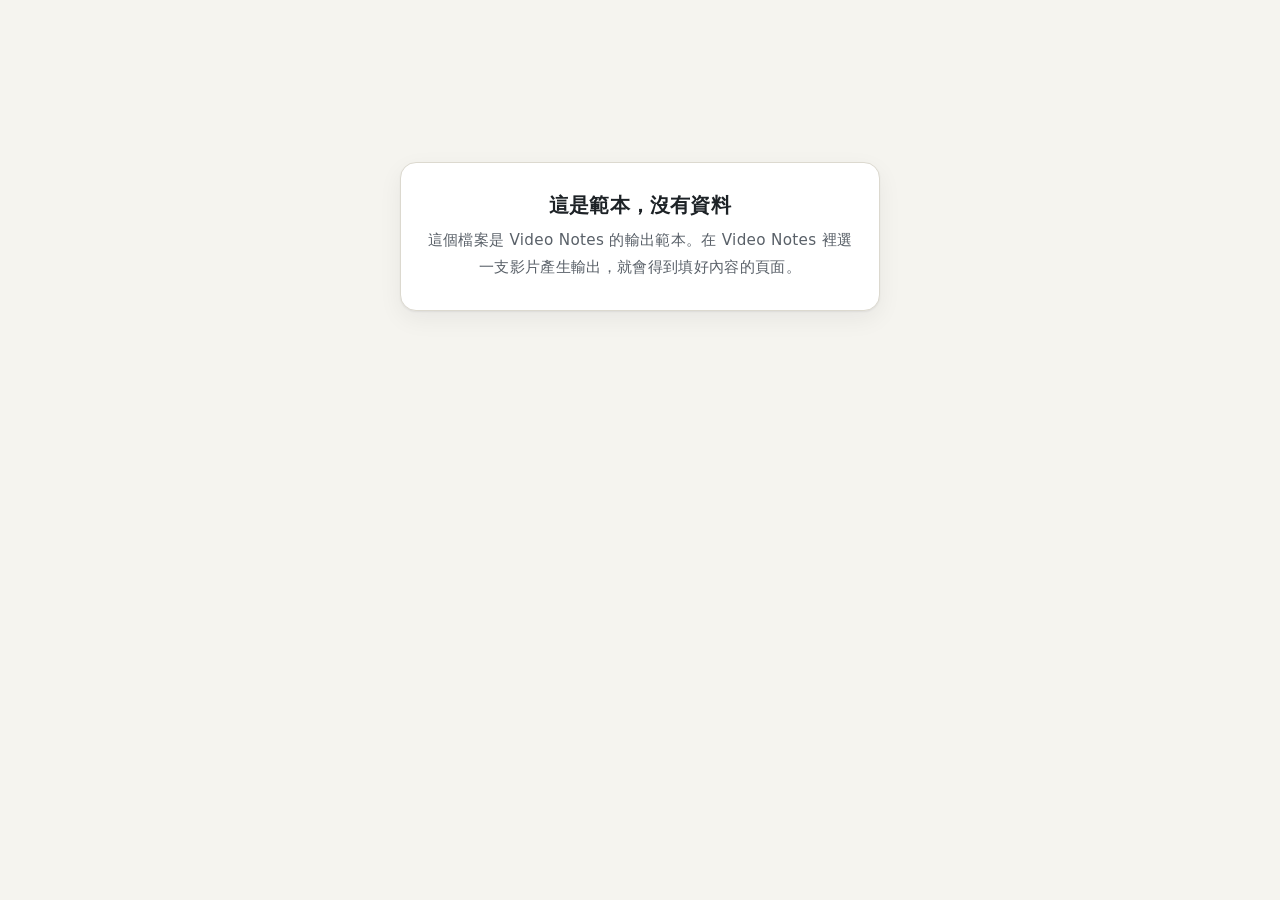
<file: tools/video-notes/templates/tree.html>
<!doctype html>
<html lang="zh-Hant">
<head>
<meta charset="utf-8">
<meta name="viewport" content="width=device-width, initial-scale=1">
<meta http-equiv="Content-Security-Policy" content="default-src 'none'; style-src 'unsafe-inline'; script-src 'unsafe-inline'; img-src data:; base-uri 'none'; form-action 'none'">
<meta name="referrer" content="no-referrer">
<meta name="color-scheme" content="light dark">
<title>Video Notes 筆記</title>
<!--
  Video Notes 輸出範本：tree —— 樹狀圖：可折疊，寬螢幕可切成心智圖
  單一檔案、不載入任何外部資源。資料由程式填進下面 id="vn-data" 的區塊，頁面自己用 JS 畫出來。
  資料契約、預覽方式、怎麼覆蓋內建範本：見同資料夾的 README.md。
-->
<style>
/* ==== VN 共用樣式：四個範本這一段完全相同，要改請四個檔一起改 ==== */
:root{
  --bg:#f5f4ef;--surface:#fff;--surface-2:#eceae2;--text:#1d2226;--muted:#596068;--border:#dcd9cf;
  --accent:#0d6b5e;--accent-ink:#fff;--accent-soft:#dff0eb;
  --warn-bg:#fdf1d3;--warn-text:#6a4700;--warn-border:#e3c16a;
  --shadow:0 1px 2px rgba(20,25,30,.06),0 8px 24px rgba(20,25,30,.06);
  --font:"Noto Sans TC","PingFang TC","Microsoft JhengHei",system-ui,-apple-system,"Segoe UI",sans-serif;
  --mono:ui-monospace,"Cascadia Mono",Consolas,"Courier New",monospace;
  --radius:12px;--w:760px;
  color-scheme:light dark;
}
@media screen and (prefers-color-scheme:dark){:root{
  --bg:#14171a;--surface:#1c2024;--surface-2:#272c31;--text:#e7e5df;--muted:#a3aab1;--border:#353c42;
  --accent:#62cbb6;--accent-ink:#0b1f1b;--accent-soft:#1b332e;
  --warn-bg:#352b10;--warn-text:#f1cd7a;--warn-border:#6b5620;
  --shadow:0 1px 2px rgba(0,0,0,.45);
}}
*,*::before,*::after{box-sizing:border-box}
html{-webkit-text-size-adjust:100%;scroll-behavior:smooth}
body{margin:0;background:var(--bg);color:var(--text);font:400 16px/1.8 var(--font);letter-spacing:.02em;
  overflow-wrap:anywhere;line-break:strict}
h1,h2,h3,h4,h5,h6{line-height:1.4;margin:0;letter-spacing:.01em;text-wrap:balance}
p{margin:0 0 .8em}
a{color:var(--accent);text-underline-offset:3px}
button{font:inherit;letter-spacing:inherit;color:inherit}
:focus-visible{outline:2px solid var(--accent);outline-offset:2px;border-radius:4px}
[hidden]{display:none!important}
.wrap{max-width:var(--w);margin:0 auto;padding:28px 16px 48px}

/* 頁首 */
.hd{margin-bottom:28px}
.kicker{display:flex;flex-wrap:wrap;gap:6px;margin:0 0 12px}
.pill{display:inline-block;padding:1px 10px;border-radius:999px;font-size:.8rem;line-height:1.7;
  background:var(--surface-2);color:var(--muted);max-width:100%}
.pill-a{background:var(--accent-soft);color:var(--accent);font-weight:600}
.hd h1{font-size:clamp(1.5rem,1.1rem + 1.8vw,2.1rem);font-weight:800}
.lead{margin:16px 0 0;padding-left:14px;border-left:4px solid var(--accent);font-size:1.12rem;line-height:1.7;font-weight:600}
.lead-l{display:block;font-size:.75rem;font-weight:600;color:var(--accent);letter-spacing:.12em}
.meta{margin:12px 0 0;color:var(--muted);font-size:.875rem;display:flex;flex-wrap:wrap;gap:2px 14px}
.banner{margin:16px 0 0;padding:10px 14px;border:1px solid var(--warn-border);border-radius:var(--radius);
  background:var(--warn-bg);color:var(--warn-text);font-size:.9rem}
.banner p{margin:0}
.banner strong{font-weight:700}
.srcs{margin:16px 0 0;border:1px solid var(--border);border-radius:var(--radius);background:var(--surface);font-size:.9rem}
.srcs>summary{padding:10px 14px;cursor:pointer;font-weight:600}
.src-l{margin:0;padding:0 14px 10px 14px;list-style:none;counter-reset:src}
.src-l li{counter-increment:src;position:relative;padding:8px 0 8px 30px;border-top:1px solid var(--border)}
.src-l li::before{content:counter(src);position:absolute;left:0;top:10px;width:20px;height:20px;border-radius:50%;
  background:var(--surface-2);color:var(--muted);font-size:.75rem;line-height:20px;text-align:center}
.src-t{display:block;font-weight:600}
.src-m{display:block;color:var(--muted);font-size:.8rem}

/* 區塊 */
.blk{margin:0 0 32px}
.blk>h2{font-size:1.2rem;font-weight:700;margin-bottom:12px}
.blk>h2::before{content:"";display:inline-block;width:.5em;height:.5em;border-radius:2px;background:var(--accent);
  margin-right:.5em;vertical-align:.12em}
.more{margin:6px 0 0;color:var(--muted);font-size:.85rem}
.time{display:inline-block;font:500 .78rem/1.6 var(--mono);letter-spacing:0;font-variant-numeric:tabular-nums;
  padding:0 7px;border-radius:6px;background:var(--accent-soft);color:var(--accent);text-decoration:none;
  white-space:nowrap;vertical-align:.1em}
a.time:hover{text-decoration:underline}
.kp{margin:0;padding:0;list-style:none;counter-reset:kp}
.kp li{counter-increment:kp;position:relative;padding:0 0 0 38px;margin:0 0 10px;min-height:26px}
.kp li::before{content:counter(kp);position:absolute;left:0;top:.2em;width:26px;height:26px;border-radius:50%;
  background:var(--accent);color:var(--accent-ink);font:700 .85rem/26px var(--font);text-align:center}
.pts{margin:0 0 .8em;padding:0;list-style:none}
.pts li{position:relative;padding-left:18px;margin:0 0 4px}
.pts li::before{content:"";position:absolute;left:4px;top:.78em;width:5px;height:5px;border-radius:50%;background:var(--accent)}
.tl{list-style:none;margin:0 0 0 6px;padding:0;border-left:2px solid var(--border)}
.tl li{position:relative;padding:0 0 14px 18px}
.tl li:last-child{padding-bottom:0}
.tl li::before{content:"";position:absolute;left:-6px;top:.62em;width:10px;height:10px;border-radius:50%;
  background:var(--surface);border:2px solid var(--accent)}
.tl-l{font-weight:600}
.tl .time{margin-right:8px}
.tl-d{display:block;color:var(--muted);font-size:.9rem}
.terms{margin:0;display:grid;grid-template-columns:fit-content(12em) minmax(0,1fr);gap:10px 18px}
.terms dt{font-weight:700}
.terms dd{margin:0}
.acts{margin:0;padding:0;list-style:none}
.acts li{position:relative;padding-left:30px;margin:0 0 8px}
.acts li::before{content:"";position:absolute;left:2px;top:.42em;width:16px;height:16px;border:1.5px solid var(--accent);border-radius:4px}
.quote{margin:0 0 12px;padding:12px 16px;border-left:3px solid var(--accent);background:var(--accent-soft);
  border-radius:0 var(--radius) var(--radius) 0}
.quote blockquote{margin:0;font-weight:500}
.quote figcaption{margin-top:4px;color:var(--muted);font-size:.85rem}
.persp{display:grid;grid-template-columns:repeat(auto-fit,minmax(min(100%,230px),1fr));gap:12px}
.persp div{padding:12px 14px;border:1px solid var(--border);border-radius:var(--radius);background:var(--surface)}
.persp strong{display:block;font-size:.85rem;color:var(--accent)}
.cav{margin:0;padding:12px 16px 12px 34px;border-radius:var(--radius);background:var(--warn-bg);border:1px solid var(--warn-border)}
.cav li{margin:0 0 4px}
.cav li:last-child{margin:0}
.tags{display:flex;flex-wrap:wrap;gap:6px;margin:0 0 28px;padding:0;list-style:none}
.tags .pill::before{content:"#";opacity:.6;margin-right:1px}
.ft{max-width:var(--w);margin:0 auto;padding:16px 16px 32px;color:var(--muted);font-size:.78rem;text-align:center}
.state{max-width:480px;margin:18vh auto 0;padding:28px 24px;text-align:center;background:var(--surface);
  border:1px solid var(--border);border-radius:16px;box-shadow:var(--shadow)}
.state h1{font-size:1.25rem;margin-bottom:8px}
.state p{margin:0;color:var(--muted);font-size:.95rem}
@media (max-width:560px){
  .terms{display:block}
  .terms dd{margin:0 0 10px}
}
@media print{
  body{background:#fff;font-size:11pt}
  .no-print{display:none!important}
  a{color:inherit;text-decoration:none}
  .blk,.quote,.persp div,.kp li,.tl li{break-inside:avoid}
  h1,h2,h3,h4{break-after:avoid}
  .state,.srcs{box-shadow:none}
}
/* ==== 共用樣式結束 ==== */

/* ---- tree：可折疊的樹（寬螢幕可切成左右展開的心智圖，窄螢幕與列印是縮排大綱） ---- */
:root{--w:1200px;--line:#b9c9c4}
@media screen and (prefers-color-scheme:dark){:root{--line:#3f524d}}
.hd{max-width:760px}
.bar{display:flex;flex-wrap:wrap;align-items:center;gap:8px;margin:0 0 12px}
.bar button{padding:3px 12px;border:1px solid var(--border);border-radius:999px;background:var(--surface);cursor:pointer;
  font-size:.88rem;line-height:1.7}
.bar button:hover{border-color:var(--accent)}
.bar button[aria-pressed=true]{background:var(--accent);border-color:var(--accent);color:var(--accent-ink);font-weight:700}
.bar button:focus-visible{border-radius:999px}
.grp{display:inline-flex;align-items:center;gap:4px}
.grp-l{color:var(--muted);font-size:.85rem;min-width:5.5em;text-align:center}
.spacer{flex:1}
.view{display:none}
.map{background:var(--surface);border:1px solid var(--border);border-radius:16px;padding:16px;box-shadow:var(--shadow)}
.tree,.tree ul{list-style:none;margin:0;padding:0}
.tree ul{margin-left:9px;padding-left:16px;border-left:1.5px solid var(--line)}
.tree li{margin:6px 0}
.shut>ul{display:none}
.nd{display:flex;flex-wrap:wrap;align-items:baseline;gap:2px 8px}
.tg{min-width:0;max-width:100%;white-space:normal;display:inline-flex;align-items:baseline;gap:8px;padding:1px 6px 1px 2px;border:0;border-radius:8px;background:none;
  cursor:pointer;text-align:left;font-weight:700}
.tg:hover .lb{text-decoration:underline;text-underline-offset:3px}
.chev{flex:none;width:0;height:0;border:5px solid transparent;border-left:7px solid var(--accent);border-right:0;
  transform:rotate(90deg);transition:transform .15s;align-self:center}
.shut>.nd .chev{transform:none}
.lb-only{font-weight:700;padding-left:17px}
.cnt{display:none;flex:none;padding:0 7px;border-radius:999px;background:var(--accent-soft);color:var(--accent);
  font:600 .72rem/1.7 var(--mono)}
.shut>.nd .cnt{display:inline-block}
.nsum{flex-basis:100%;margin:0;padding-left:17px;color:var(--muted);font-size:.88rem;line-height:1.6}
.l0>.nd .lb{font-size:1.15rem;font-weight:800}
.l1>.nd .lb,.l1>.nd .lb-only{color:var(--accent)}
.leaf>span{display:block;position:relative;padding-left:17px;font-size:.95rem}
.leaf>span::before{content:"";position:absolute;left:5px;top:.8em;width:5px;height:5px;border-radius:50%;background:var(--line)}
@media (prefers-reduced-motion:reduce){.chev{transition:none}}

/* 心智圖：同一份清單，改成由左往右展開並畫連接線 */
@media screen and (min-width:720px){
  .view{display:inline-flex}
  .map[data-view=map]{overflow-x:auto;padding:24px}
  [data-view=map] .tree{display:flex;width:max-content}
  [data-view=map] .tree ul{display:flex;flex-direction:column;justify-content:center;gap:8px;margin:0;
    padding:0 0 0 40px;border:0;position:relative}
  [data-view=map] .shut>ul{display:none}
  [data-view=map] .tree li{display:flex;align-items:center;margin:0;position:relative}
  [data-view=map] .tree ul::before,[data-view=map] .tree ul>li::before{content:"";position:absolute;top:50%;width:20px;
    border-top:1.5px solid var(--line)}
  [data-view=map] .tree ul::before{left:0}
  [data-view=map] .tree ul>li::before{left:-20px}
  [data-view=map] .tree ul>li::after{content:"";position:absolute;left:-20px;top:-4px;bottom:-4px;border-left:1.5px solid var(--line)}
  [data-view=map] .tree ul>li:first-child::after{top:50%}
  [data-view=map] .tree ul>li:last-child::after{bottom:50%}
  [data-view=map] .tree ul>li:only-child::after{display:none}
  [data-view=map] .nd{flex:none;max-width:19em;padding:5px 10px;border:1px solid var(--border);border-radius:10px;background:var(--bg)}
  [data-view=map] .tg{padding:0}
  [data-view=map] .lb-only,[data-view=map] .nsum{padding-left:0}
  [data-view=map] .nsum{font-size:.82rem}
  [data-view=map] .l0>.nd{background:var(--accent);border-color:var(--accent);color:var(--accent-ink);padding:10px 16px;max-width:16em}
  [data-view=map] .l0>.nd .chev{border-left-color:var(--accent-ink)}
  [data-view=map] .l0>.nd .cnt{background:var(--accent-ink);color:var(--accent)}
  [data-view=map] .l0>.nd .tg:focus-visible{outline-color:var(--accent-ink)}
  [data-view=map] .l1>.nd{background:var(--accent-soft);border-color:var(--accent)}
  [data-view=map] .leaf>span{max-width:22em;padding:2px 10px;border-radius:8px;background:var(--surface-2);font-size:.88rem;line-height:1.6}
  [data-view=map] .leaf>span::before{display:none}
}
@media print{
  .wrap{max-width:none;padding:0}
  .map{border:0;box-shadow:none;padding:0}
  .shut>ul{display:block!important}
  .cnt{display:none!important}
  .chev{display:none}
}
</style>
</head>
<body>
<noscript><div class="state"><h1>需要開啟 JavaScript</h1><p>這份筆記的內容由頁面裡的程式排版，請允許這個檔案執行 JavaScript。</p></div></noscript>
<div id="app"></div>
<script type="application/json" id="vn-data">__VN_DATA__</script>
<script>
/* ==== VN 共用程式：四個範本這一段完全相同，要改請四個檔一起改 ====
   安全規則：資料只用 textContent／createElement 放進畫面；不把資料組成 HTML 字串、不執行資料；
   連結只接受 http／https。 */
const VN = (() => {
  'use strict';
  const S = v => typeof v === 'string' ? v.trim() : (typeof v === 'number' && isFinite(v) ? String(v) : '');
  const A = v => Array.isArray(v) ? v : [];
  const O = v => v && typeof v === 'object' && !Array.isArray(v) ? v : {};
  const strs = v => A(v).map(S).filter(Boolean);
  const objs = (v, key) => A(v).filter(o => o && typeof o === 'object' && !Array.isArray(o) && S(o[key]));
  const secs = v => objs(v, 'title');

  function el(tag, cls, text) {
    const e = document.createElement(tag);
    if (cls) e.className = cls;
    if (text != null && text !== '') e.textContent = text;
    return e;
  }
  function add(parent, ...kids) {
    for (const k of kids) if (k) parent.appendChild(k);
    return parent;
  }
  function fmtTime(sec) {
    if (typeof sec !== 'number' || !isFinite(sec) || sec < 0) return '';
    const s = Math.floor(sec), h = Math.floor(s / 3600), m = Math.floor(s % 3600 / 60), x = s % 60;
    const p = n => (n < 10 ? '0' : '') + n;
    return h ? h + ':' + p(m) + ':' + p(x) : p(m) + ':' + p(x);
  }
  function safeUrl(u) {
    u = S(u);
    if (!/^https?:\/\//i.test(u)) return '';
    try {
      const x = new URL(u);
      return x.protocol === 'http:' || x.protocol === 'https:' ? x.href : '';
    } catch (e) { return ''; }
  }
  /* 安全的網址才變成連結，其他一律是純文字 */
  function link(url, text, cls) {
    const href = safeUrl(url);
    if (!href) return el('span', cls, text);
    const a = el('a', cls, text);
    a.href = href; a.rel = 'noopener noreferrer'; a.target = '_blank';
    return a;
  }

  /* 只有一個來源、而且是 YouTube 時，時間可以點了跳到該秒 */
  let yt = '';
  function initYt(sources) {
    yt = '';
    if (sources.length !== 1) return;
    const href = safeUrl(O(sources[0]).url);
    if (!href) return;
    const host = new URL(href).hostname.toLowerCase().replace(/^(www|m|music)\./, '');
    if (host === 'youtube.com' || host === 'youtu.be') yt = href;
  }
  function timeEl(sec) {
    const t = fmtTime(sec);
    if (!t) return null;
    if (!yt) return el('span', 'time', t);
    const u = new URL(yt);
    u.searchParams.set('t', Math.floor(sec) + 's');
    const a = link(u.href, t, 'time');
    a.title = '在影片中跳到 ' + t;
    return a;
  }

  function paras(text, cls) {
    const parts = S(text).split(/\n+/).map(s => s.trim()).filter(Boolean);
    if (!parts.length) return null;
    const box = el('div', cls);
    for (const p of parts) add(box, el('p', '', p));
    return box;
  }
  function more(n) { return n > 0 ? el('p', 'more', '＋另外 ' + n + ' 項') : null; }
  function list(tag, cls, items, limit) {
    const shown = limit ? items.slice(0, limit) : items;
    const box = el(tag, cls);
    for (const it of shown) add(box, typeof it === 'string' ? el('li', '', it) : it);
    return [box, more(items.length - shown.length)];
  }
  function block(id, title, ...body) {
    const s = el('section', 'blk');
    s.id = id;
    add(s, el('h2', '', title), ...body);
    return s;
  }
  function pts(v) {
    const items = strs(v);
    return items.length ? list('ul', 'pts', items)[0] : null;
  }

  const FLAG_TEXT = {
    schema_repair_failed: '這份是降級結果，內容可能不完整。',
    transcript_low_confidence: '語音辨識的品質不太好，內容可能有錯字或漏句。',
    truncated_input: '影片內容太長，只整理到其中一部分。',
    member_missing: '合併時有影片讀不到，已經略過。'
  };
  function banner(a) {
    const flags = strs(a.quality_flags), msgs = Object.keys(FLAG_TEXT).filter(k => flags.includes(k));
    if (!msgs.length) return null;
    const box = el('div', 'banner');
    box.setAttribute('role', 'note');
    for (const k of msgs) {
      const p = el('p');
      add(p, el('strong', '', '提醒：'));
      p.appendChild(document.createTextNode(FLAG_TEXT[k]));
      add(box, p);
    }
    return box;
  }
  function sourceMeta(s) {
    const d = fmtTime(s.duration);
    return [S(s.channel), S(s.date), typeof s.duration === 'number' && s.duration > 0 && d ? '片長 ' + d : ''].filter(Boolean);
  }
  function sourceList(a) {
    const items = A(a.sources).filter(s => s && typeof s === 'object').map(s => {
      const li = el('li'), url = S(s.url), title = S(s.title) || url || S(s.id) || '（沒有標題）';
      add(li, link(url, title, 'src-t'));
      const m = sourceMeta(s);
      if (url && !safeUrl(url) && url !== title) m.push(url);
      if (m.length) add(li, el('span', 'src-m', m.join('・')));
      return li;
    });
    return items.length ? list('ol', 'src-l', items)[0] : null;
  }
  function header(a, meta) {
    const h = el('header', 'hd'), sources = A(a.sources).filter(s => s && typeof s === 'object');
    const multi = a.kind === 'collection' || sources.length > 1;
    const k = el('p', 'kicker');
    if (S(meta.profile_name)) add(k, el('span', 'pill pill-a', S(meta.profile_name)));
    for (const m of strs(meta.modifier_names)) add(k, el('span', 'pill', m));
    if (a.kind === 'collection') add(k, el('span', 'pill', '合併筆記'));
    if (k.firstChild) add(h, k);
    add(h, el('h1', '', S(a.title) || '（沒有標題）'));
    if (S(a.summary)) {
      const lead = el('p', 'lead');
      add(lead, el('span', 'lead-l', '一句話結論'));
      lead.appendChild(document.createTextNode(S(a.summary)));
      add(h, lead);
    }
    if (!multi && sources.length) {
      const s = sources[0], m = el('p', 'meta'), url = S(s.url);
      for (const t of sourceMeta(s)) add(m, el('span', '', t));
      if (url) add(m, link(url, safeUrl(url) ? '開啟原始影片' : url));
      if (m.firstChild) add(h, m);
    }
    add(h, banner(a));
    if (multi && sources.length) {
      const d = el('details', 'srcs');
      d.open = sources.length <= 4;
      add(d, el('summary', '', '這份筆記合併了 ' + sources.length + ' 支影片'), sourceList(a));
      add(h, d);
    }
    return h;
  }

  function keyPoints(a, limit) {
    const items = strs(a.key_points);
    return items.length ? block('b-kp', '重點', ...list('ol', 'kp', items, limit)) : null;
  }
  function timeline(a, limit) {
    const items = objs(a.timeline, 'label').map(t => {
      const li = el('li');
      add(li, timeEl(t.time), el('span', 'tl-l', S(t.label)));
      if (S(t.detail)) add(li, el('span', 'tl-d', S(t.detail)));
      return li;
    });
    return items.length ? block('b-tl', '時間軸', ...list('ol', 'tl', items, limit)) : null;
  }
  function terms(a) {
    const items = objs(a.terms, 'term');
    if (!items.length) return null;
    const dl = el('dl', 'terms');
    for (const t of items) add(dl, el('dt', '', S(t.term)), el('dd', '', S(t.definition)));
    return block('b-terms', '名詞解釋', dl);
  }
  function actions(a, limit) {
    const items = strs(a.actions);
    return items.length ? block('b-acts', '行動清單', ...list('ul', 'acts', items, limit)) : null;
  }
  function quotes(a, limit) {
    const items = objs(a.quotes, 'text');
    if (!items.length) return null;
    const shown = limit ? items.slice(0, limit) : items;
    const figs = shown.map(q => {
      const f = el('figure', 'quote');
      add(f, el('blockquote', '', '「' + S(q.text).replace(/^[「『“"]+|[」』”"]+$/g, '') + '」'));
      const who = S(q.speaker), t = timeEl(q.time);
      if (who || t) {
        const c = el('figcaption', '', who ? '—— ' + who + ' ' : '');
        add(f, add(c, t));
      }
      return f;
    });
    return block('b-quotes', '金句', ...figs, more(items.length - shown.length));
  }
  function perspectives(a, limit) {
    const items = A(a.perspectives).filter(p => p && typeof p === 'object' && (S(p.who) || S(p.stance)));
    if (!items.length) return null;
    const shown = limit ? items.slice(0, limit) : items, grid = el('div', 'persp');
    for (const p of shown) add(grid, add(el('div'), el('strong', '', S(p.who)), el('span', '', S(p.stance))));
    return block('b-persp', '各方說法', grid, more(items.length - shown.length));
  }
  function caveats(a, limit) {
    const items = strs(a.caveats);
    return items.length ? block('b-cav', '注意事項', ...list('ul', 'cav', items, limit)) : null;
  }
  function tags(a) {
    const items = strs(a.tags);
    if (!items.length) return null;
    const ul = el('ul', 'tags');
    ul.setAttribute('aria-label', '標籤');
    for (const t of items) add(ul, add(el('li'), el('span', 'pill', t)));
    return ul;
  }
  function footer(meta) {
    const v = S(meta.tool_version), g = S(meta.generated_at).replace('T', ' ').slice(0, 16), p = S(meta.profile_name);
    return el('footer', 'ft', '由 Video Notes' + (v ? ' ' + v : '') + ' 產生' + (g ? '於 ' + g : '') + (p ? '・方案 ' + p : ''));
  }

  function stateBox(title, text) {
    return add(el('main', 'state'), el('h1', '', title), el('p', '', text));
  }
  function load() {
    const node = document.getElementById('vn-data'), raw = node ? node.textContent.trim() : '';
    if (!raw || raw === '__VN_' + 'DATA__') return { state: 'empty' };
    try {
      const d = JSON.parse(raw);
      if (!d || typeof d !== 'object' || !d.analysis || typeof d.analysis !== 'object' || Array.isArray(d.analysis)) return { state: 'bad' };
      return { state: 'ok', a: d.analysis, meta: O(d.meta) };
    } catch (e) { return { state: 'bad' }; }
  }
  const BAD = ['讀不到筆記資料', '這個檔案裡的資料不完整或格式壞了。請回到 Video Notes，對這支影片重新產生一次輸出。'];
  function start(render) {
    const root = document.getElementById('app'), r = load();
    if (r.state === 'empty') {
      add(root, stateBox('這是範本，沒有資料', '這個檔案是 Video Notes 的輸出範本。在 Video Notes 裡選一支影片產生輸出，就會得到填好內容的頁面。'));
      return;
    }
    if (r.state !== 'ok') { add(root, stateBox(BAD[0], BAD[1])); return; }
    try {
      initYt(A(r.a.sources));
      if (S(r.a.title)) document.title = S(r.a.title) + '｜Video Notes';
      render(root, r.a, r.meta);
    } catch (e) {
      root.textContent = '';
      add(root, stateBox(BAD[0], BAD[1]));
      return;
    }
    /* 列印時把所有收合的內容打開，印完還原 */
    let closed = [];
    window.addEventListener('beforeprint', () => {
      closed = Array.from(document.querySelectorAll('details:not([open])'));
      closed.forEach(d => { d.open = true; });
    });
    window.addEventListener('afterprint', () => { closed.forEach(d => { d.open = false; }); closed = []; });
  }
  return { S, A, O, strs, objs, secs, el, add, fmtTime, safeUrl, link, timeEl, paras, more, list, block, pts, banner,
    sourceList, header, keyPoints, timeline, terms, actions, quotes, perspectives, caveats, tags, footer, start };
})();
/* ==== 共用程式結束 ==== */

/* ---- tree：根是標題，子節點是段落（遞迴），條列重點是葉子。層級：根 = 0 ---- */
VN.start((root, a, meta) => {
  const { el, add, S } = VN;
  const branches = [];   // {li, btn, level}：有子項、可以開合的節點
  let maxLevel = 0;

  function setOpen(b, open) {
    b.li.classList.toggle('shut', !open);
    b.btn.setAttribute('aria-expanded', open ? 'true' : 'false');
  }
  function node(title, summary, start, points, kids, level) {
    const li = el('li', 'l' + Math.min(level, 3)), nd = el('div', 'nd'), count = points.length + kids.length;
    add(li, nd);
    if (count) {
      const btn = el('button', 'tg'), cnt = el('span', 'cnt', String(count));
      btn.type = 'button';
      cnt.setAttribute('aria-hidden', 'true');
      add(nd, add(btn, el('span', 'chev'), el('span', 'lb', title), cnt));
      const b = { li, btn, level };
      branches.push(b);
      maxLevel = Math.max(maxLevel, level);
      btn.addEventListener('click', () => setOpen(b, li.classList.contains('shut')));
      const ul = el('ul');
      for (const p of points) add(ul, add(el('li', 'leaf'), el('span', '', p)));
      for (const k of kids) add(ul, node(S(k.title), S(k.summary), k.start, VN.strs(k.points), level < 8 ? VN.secs(k.children) : [], level + 1));
      add(li, ul);
    } else {
      add(nd, el('span', 'lb-only', title));
    }
    add(nd, VN.timeEl(start), summary ? el('p', 'nsum', summary) : null);
    return li;
  }

  const tree = el('ul', 'tree');
  add(tree, node(S(a.title) || '（沒有標題）', '', null, [], VN.secs(a.sections), 0));
  const full = maxLevel + 1;                       // 展開幾層才算全部打開
  const hint = VN.O(a.layout_hint).tree_depth;
  let depth = Math.min(Math.max(typeof hint === 'number' && hint >= 1 ? Math.floor(hint) : 3, 1), full);

  const map = el('div', 'map');
  const label = el('span', 'grp-l');
  label.setAttribute('aria-live', 'polite');
  function apply(n) {
    depth = Math.min(Math.max(n, 1), full);
    for (const b of branches) setOpen(b, b.level < depth);
    label.textContent = depth >= full ? '全部展開' : '展開 ' + depth + ' 層';
  }
  function button(text, onClick, aria) {
    const b = el('button', '', text);
    b.type = 'button';
    if (aria) b.setAttribute('aria-label', aria);
    b.addEventListener('click', onClick);
    return b;
  }

  /* 工具列：全部展開／全部收合、一層一層調、心智圖／大綱切換（寬螢幕才有） */
  const bar = el('div', 'bar no-print');
  bar.setAttribute('role', 'toolbar');
  bar.setAttribute('aria-label', '樹狀圖操作');
  const viewBtns = {};
  function setView(v) {
    map.setAttribute('data-view', v);
    for (const k of Object.keys(viewBtns)) viewBtns[k].setAttribute('aria-pressed', k === v ? 'true' : 'false');
  }
  viewBtns.map = button('心智圖', () => setView('map'));
  viewBtns.outline = button('大綱', () => setView('outline'));
  add(bar,
    button('全部展開', () => apply(full)),
    button('全部收合', () => apply(1)),
    add(el('span', 'grp'), button('−', () => apply(depth - 1), '少展開一層'), label, button('＋', () => apply(depth + 1), '多展開一層')),
    el('span', 'spacer'),
    add(el('span', 'grp view'), viewBtns.map, viewBtns.outline));

  /* 方向鍵：上下在看得到的節點間移動，右鍵展開／進入，左鍵收合／回到上一層 */
  map.addEventListener('keydown', e => {
    const btn = e.target;
    if (!btn.classList || !btn.classList.contains('tg')) return;
    const b = branches.find(x => x.btn === btn), shut = b.li.classList.contains('shut');
    const visible = branches.filter(x => x.btn.offsetParent !== null).map(x => x.btn), i = visible.indexOf(btn);
    let go = null;
    if (e.key === 'ArrowDown') go = visible[i + 1];
    else if (e.key === 'ArrowUp') go = visible[i - 1];
    else if (e.key === 'ArrowRight') { if (shut) setOpen(b, true); else go = visible[i + 1]; }
    else if (e.key === 'ArrowLeft') {
      if (!shut) setOpen(b, false);
      else { const up = branches.find(x => x.li === b.li.parentNode.parentNode); go = up && up.btn; }
    } else return;
    e.preventDefault();
    if (go) go.focus();
  });

  apply(depth);
  setView(window.matchMedia('(min-width:960px)').matches ? 'map' : 'outline');
  const wrap = el('div', 'wrap');
  add(wrap, VN.header(a, meta), VN.tags(a));
  if (branches.length) add(wrap, bar, add(map, tree));
  add(root, add(el('main'), wrap), VN.footer(meta));
});
</script>
</body>
</html>
</file>
